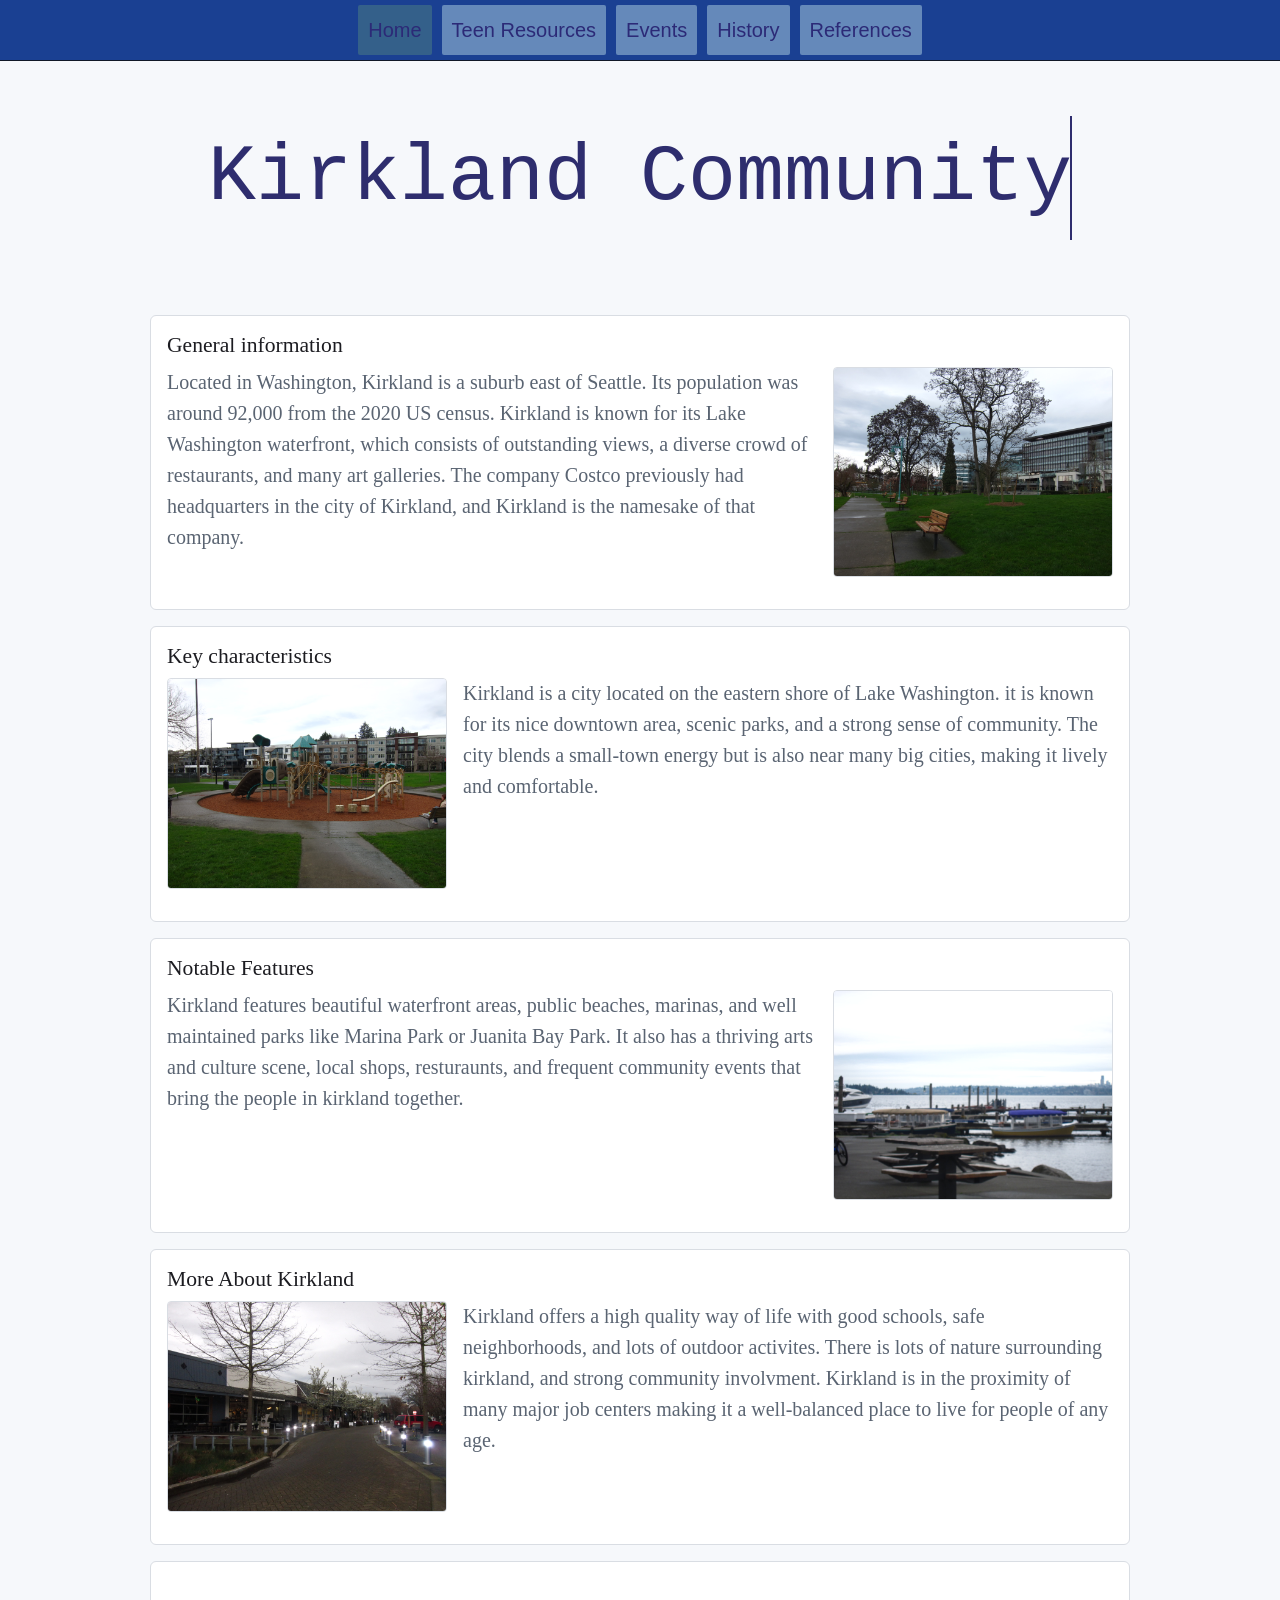
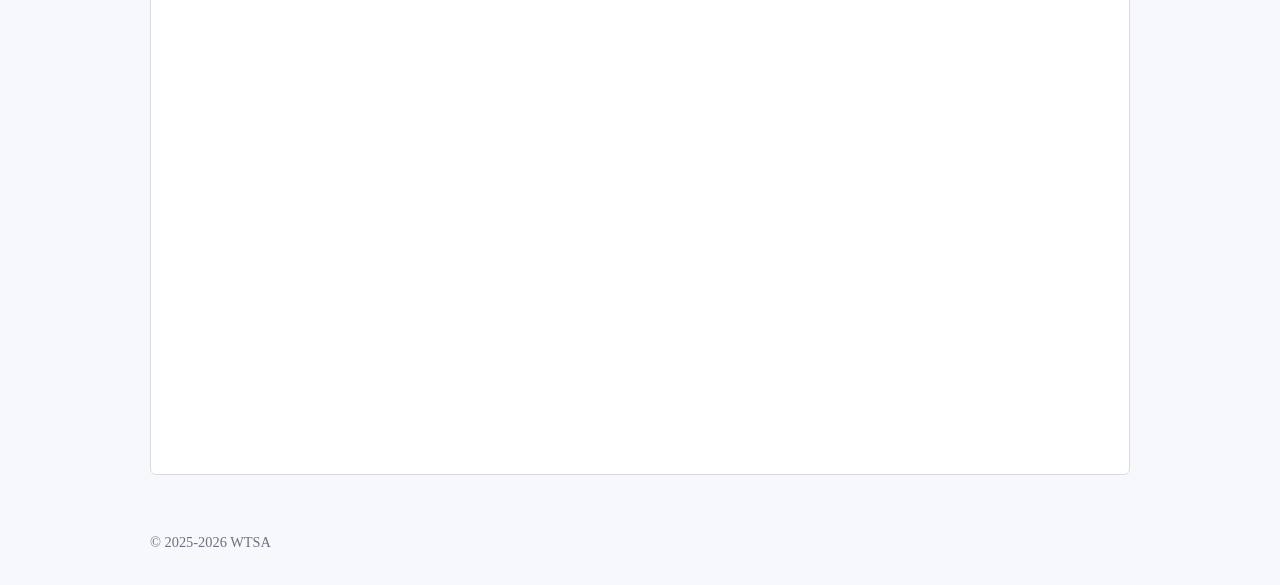
<file: index.html>
<!DOCTYPE html>

<html>

<head>
  <link rel="stylesheet" href="timeline/timeline.css">
  <link rel="stylesheet" href="style.css">
  <title>Kirkland Community</title>
</head>

<body>
  <nav class="top-nav">
    <ul>
      <li><a class="active" href="index.html">Home</a></li>
      <li><a href="teeninfo.html">Teen Resources</a></li>
      <li><a href="events.html">Events</a></li>
      <li><a href="history.html">History</a></li>
      <li><a href="resources.html">References</a></li>
    </ul>
  </nav>

  <div class="title">
    <p class="typing-effect len-18">Kirkland Community</p>
  </div>

  <main class="wrap">
    <article>
      <h2>General information</h2>
      <img class="article-img"
        src="IMG_0905 (1).JPG"
        alt="Kirkland Downtown park" />

      <p>Located in Washington, Kirkland is a suburb east of Seattle. Its population was around 92,000 from the 2020 US
        census. Kirkland is known for its Lake Washington waterfront, which consists of outstanding views, a diverse
        crowd of restaurants, and many art galleries. The company Costco previously had headquarters in the city of
        Kirkland, and Kirkland is the namesake of that company. </p>

    </article>

    <article>
      <h2>Key characteristics</h2>
      <img class="article-img"
        src="IMG_0907 (1).JPG"
        alt="Playground in Kirkland Downtown" />
      <p>
        Kirkland is a city located on the eastern shore of Lake Washington. it is known for its nice downtown area,
        scenic parks, and a strong sense of community. The city blends a small-town energy but is also near many big
        cities, making it lively and comfortable.
      </p>

    </article>

    <article>
      <h2>Notable Features</h2>
      <img class="article-img"
        src="IMG_0917 (1).JPG"
        alt="Kirkland Marina Docks" />
      <p>
        Kirkland features beautiful waterfront areas, public beaches, marinas, and well maintained parks like Marina
        Park or Juanita Bay Park. It also has a thriving arts and culture scene, local shops, resturaunts, and frequent
        community events that bring the people in kirkland together.
      </p>
    </article>

    <article>
      <h2>More About Kirkland</h2>
      <img class="article-img"
        src="IMG_0920 (1).JPG"
        alt="Kirkland walkway"/>
      <p>
        Kirkland offers a high quality way of life with good schools, safe neighborhoods, and lots of outdoor activites.
        There is lots of nature surrounding kirkland, and strong community involvment. Kirkland is in the proximity of
        many major job centers making it a well-balanced place to live for people of any age.

      </p>
    </article>

    <article>
      <div class="center">
        <iframe src="https://www.google.com/maps/d/embed?mid=1NJ0fVGitJESwBKlZo4BQdWD17mx9FqM&ehbc=2E312F" width="640"
          height="480"></iframe>
      </div>
    </article>
  </main>

  <footer class="wrap">© 2025-2026 WTSA</footer>

</body>

</html>
</file>
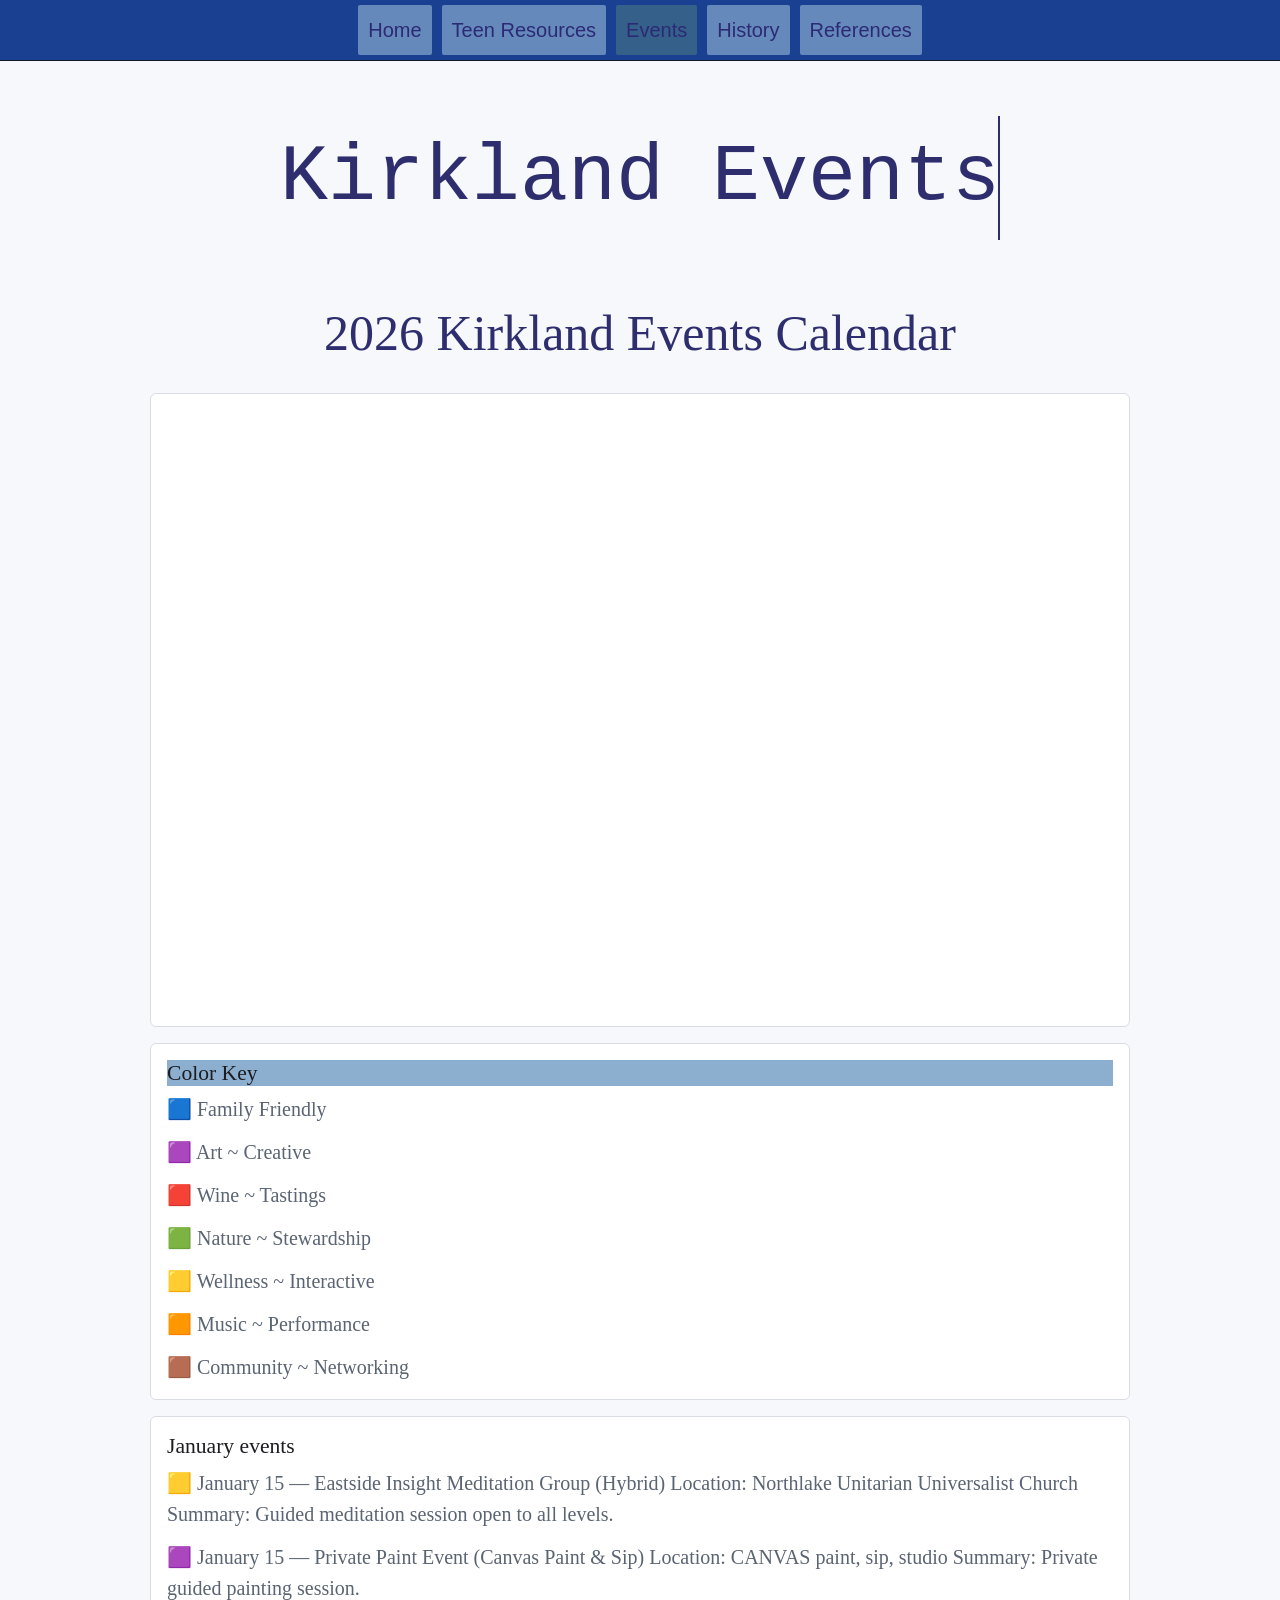
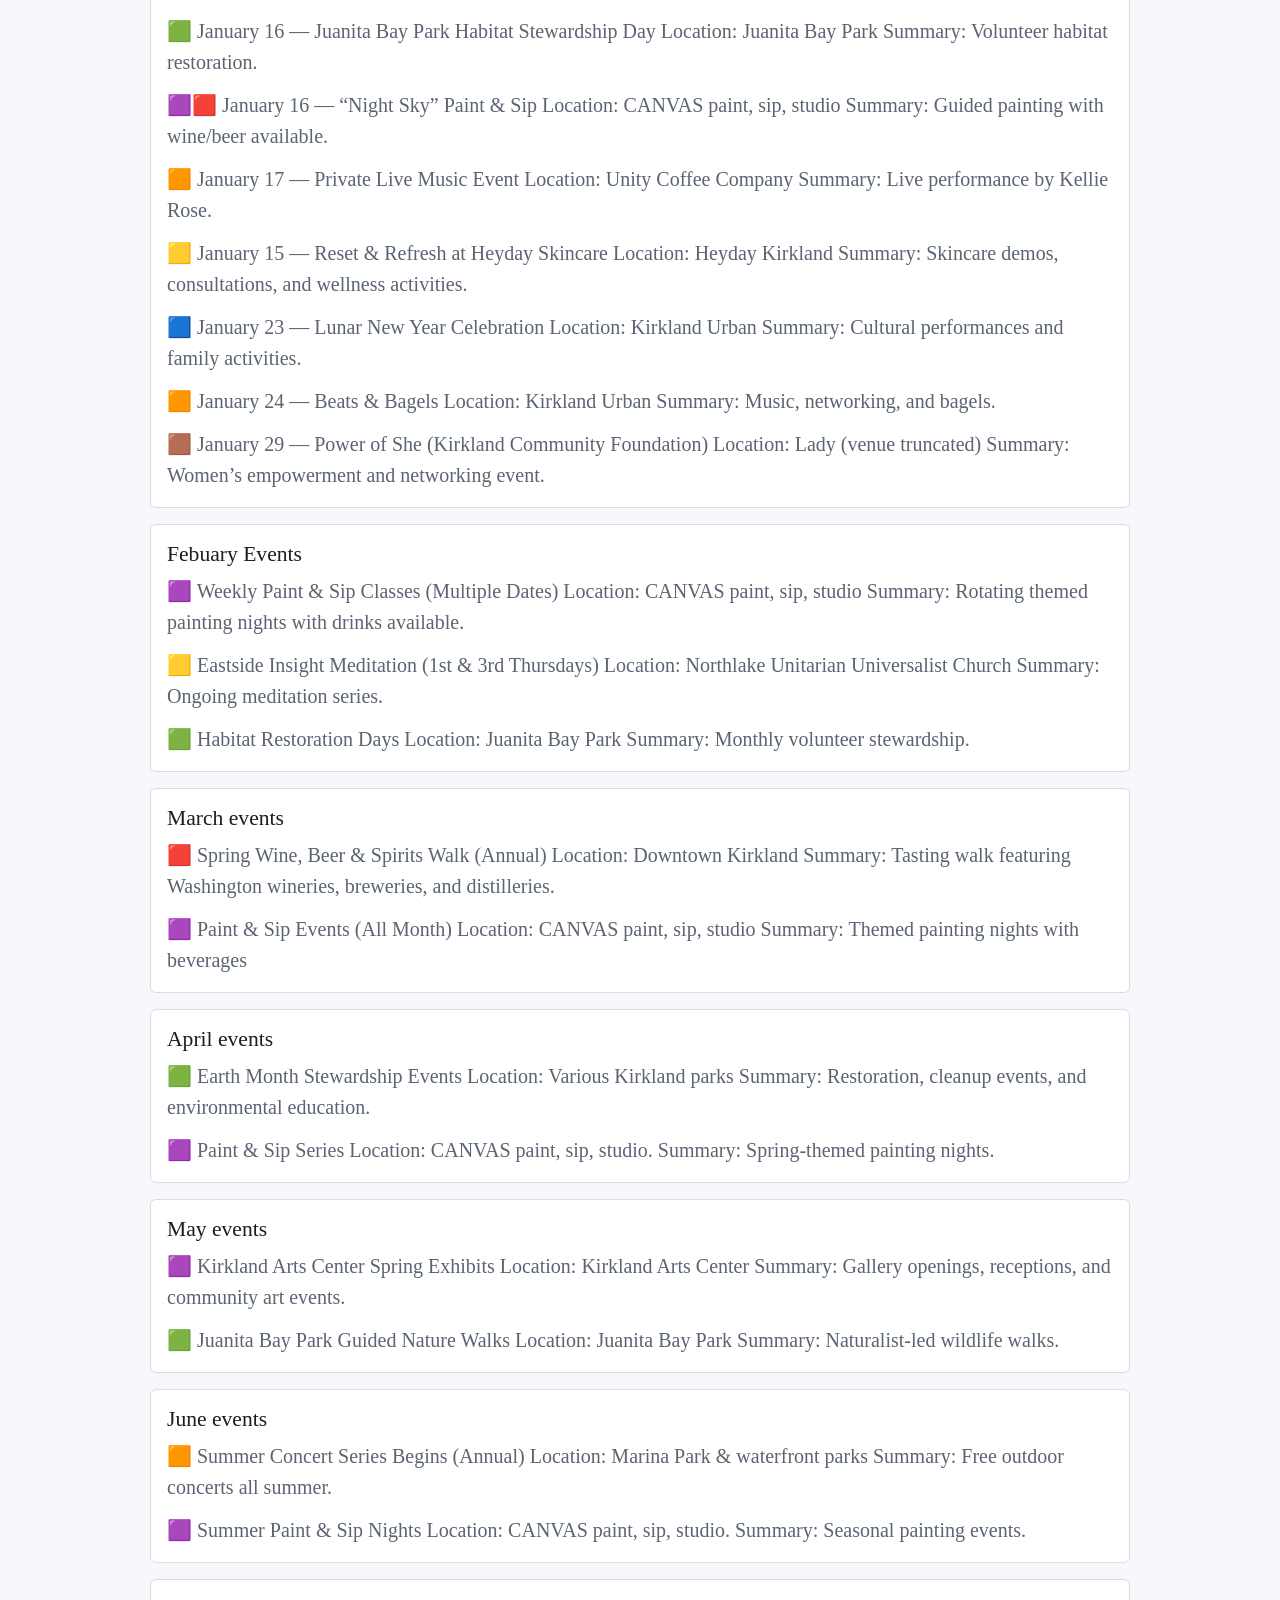
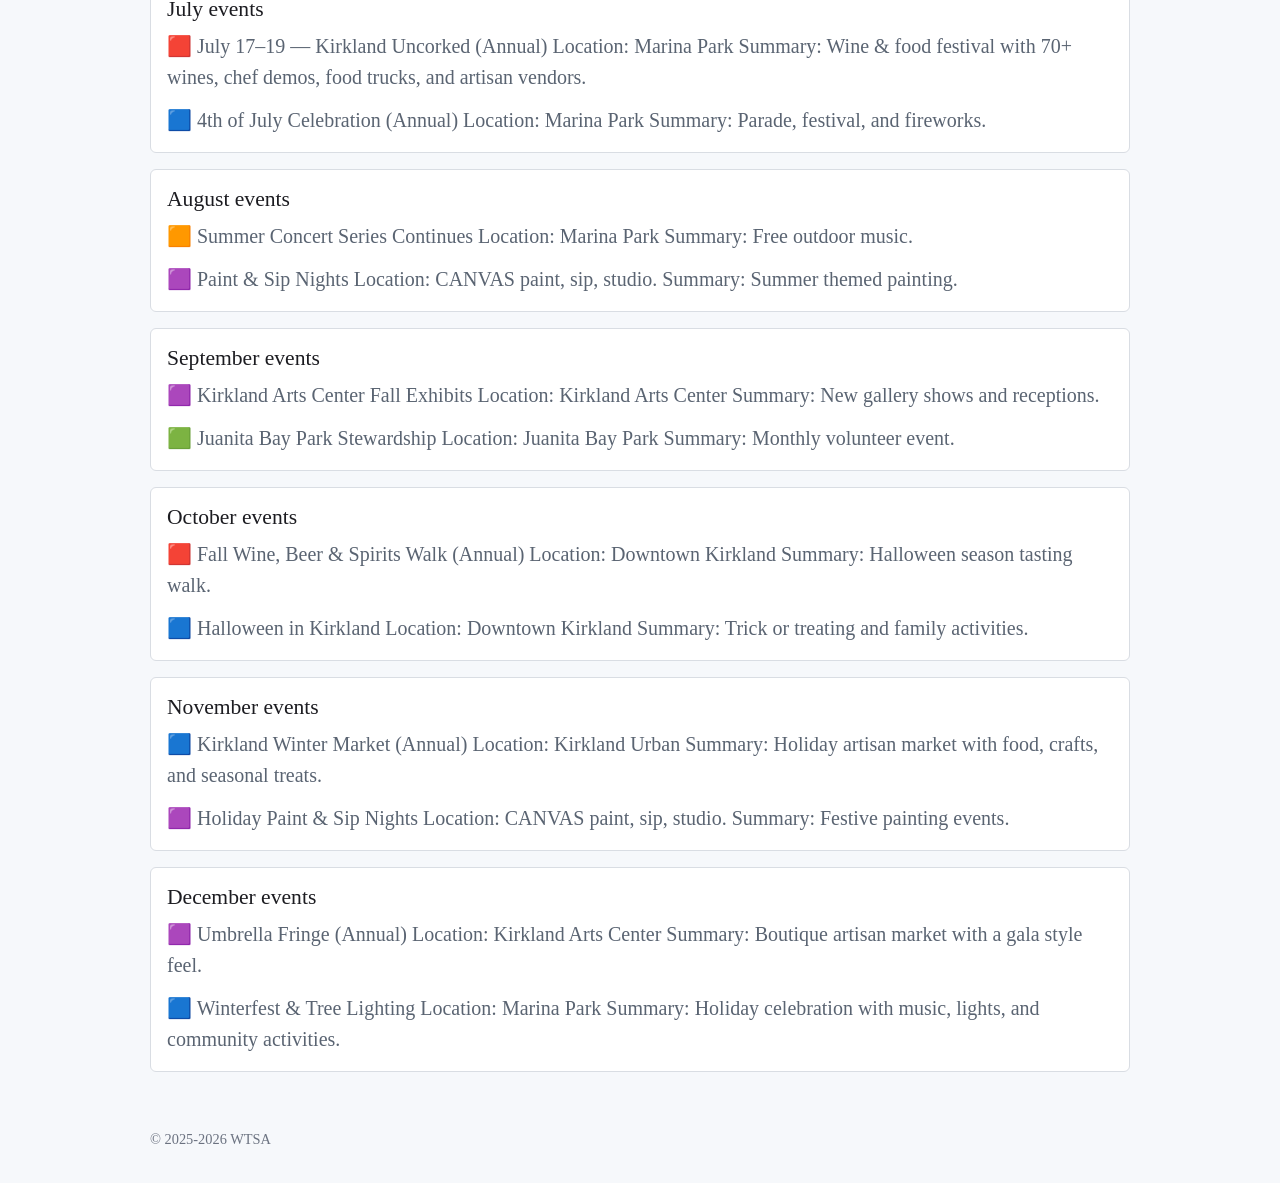
<file: events.html>
<!DOCTYPE html>
<html>

<head>
    <link rel="stylesheet" href="timeline/timeline.css">
    <link rel="stylesheet" href="style.css">
      <title>Events</title>

</head>

<body>

    <nav class="top-nav">
        <ul>
            <li><a href="index.html">Home</a></li>
            <li><a href="teeninfo.html">Teen Resources</a></li>
            <li><a class="active" href="events.html">Events</a></li>
            <li><a href="history.html">History</a></li>
            <li><a href="resources.html">References</a></li>
        </ul>
    </nav>

    <div class="title">
        <p class="typing-effect len-15">Kirkland Events</p>
    </div>

    <div class="subheading">2026 Kirkland Events Calendar</div>

    <main class="wrap">
        <article>
            <div class="center">
            <iframe
                src="https://calendar.google.com/calendar/embed?src=3204a7ecaac8e749531df35b241c43b6140cb4891b4c486dfdf1e88250cc8252%40group.calendar.google.com&ctz=America%2FLos_Angeles"
                style="border: 0" width="800" height="600" frameborder="0" scrolling="no"></iframe>
            </div>
        </article>

        <article>
            <h2 class="color_key">Color Key </h2>
            <p class="blue">🟦 Family Friendly</p>
            <p class="purple">🟪 Art ~ Creative</p>
            <p class="red">🟥 Wine ~ Tastings</p>
            <p class="green">🟩 Nature ~ Stewardship</p>
            <p class="yellow">🟨 Wellness ~ Interactive</p>
            <p class="orange">🟧 Music ~ Performance</p>
            <p class="brown">🟫 Community ~ Networking</p>
        </article>

        <article>
            <h2>January events</h2>
            <p>🟨 January 15 — Eastside Insight Meditation Group (Hybrid)
                Location: Northlake Unitarian Universalist Church
                Summary: Guided meditation session open to all levels.
            </p>
            <p>🟪 January 15 — Private Paint Event (Canvas Paint & Sip)
                Location: CANVAS paint, sip, studio
                Summary: Private guided painting session.</p>

            <p>🟩 January 16 — Juanita Bay Park Habitat Stewardship Day
                Location: Juanita Bay Park
                Summary: Volunteer habitat restoration.</p>

            <p>🟪🟥 January 16 — “Night Sky” Paint & Sip
                Location: CANVAS paint, sip, studio
                Summary: Guided painting with wine/beer available.</p>

            <p>🟧 January 17 — Private Live Music Event
                Location: Unity Coffee Company
                Summary: Live performance by Kellie Rose.</p>

            <p>🟨 January 15 — Reset & Refresh at Heyday Skincare
                Location: Heyday Kirkland
                Summary: Skincare demos, consultations, and wellness activities.</p>

            <p>🟦 January 23 — Lunar New Year Celebration
                Location: Kirkland Urban
                Summary: Cultural performances and family activities.</p>

            <p>🟧 January 24 — Beats & Bagels
                Location: Kirkland Urban
                Summary: Music, networking, and bagels.</p>

            <p>🟫 January 29 — Power of She (Kirkland Community Foundation)
                Location: Lady (venue truncated)
                Summary: Women’s empowerment and networking event.</p>
        </article>

        <article>
            <h2>Febuary Events</h2>

            <p>🟪 Weekly Paint & Sip Classes (Multiple Dates)
                Location: CANVAS paint, sip, studio
                Summary: Rotating themed painting nights with drinks available.</p>

            <p>🟨 Eastside Insight Meditation (1st & 3rd Thursdays)
                Location: Northlake Unitarian Universalist Church
                Summary: Ongoing meditation series.</p>

            <p>🟩 Habitat Restoration Days
                Location: Juanita Bay Park
                Summary: Monthly volunteer stewardship.</p>
        </article>

        <article>
            <h2>March events</h2>

            <p>🟥 Spring Wine, Beer & Spirits Walk (Annual)
                Location: Downtown Kirkland
                Summary: Tasting walk featuring Washington wineries, breweries, and distilleries.</p>

            <p>🟪 Paint & Sip Events (All Month)
                Location: CANVAS paint, sip, studio
                Summary: Themed painting nights with beverages</p>
        </article>

        <article>
            <h2>April events</h2>

            <p>🟩 Earth Month Stewardship Events
                Location: Various Kirkland parks
                Summary: Restoration, cleanup events, and environmental education.</p>
            <p>🟪 Paint & Sip Series
                Location: CANVAS paint, sip, studio.
                Summary: Spring‑themed painting nights.</p>
        </article>

        <article>
            <h2>May events</h2>

            <p>🟪 Kirkland Arts Center Spring Exhibits
                Location: Kirkland Arts Center
                Summary: Gallery openings, receptions, and community art events.</p>
            <p>🟩 Juanita Bay Park Guided Nature Walks
                Location: Juanita Bay Park
                Summary: Naturalist‑led wildlife walks.</p>
        </article>

        <article>
            <h2>June events</h2>
            <p>🟧 Summer Concert Series Begins (Annual)
                Location: Marina Park & waterfront parks
                Summary: Free outdoor concerts all summer.</p>
            <p>🟪 Summer Paint & Sip Nights
                Location: CANVAS paint, sip, studio.
                Summary: Seasonal painting events.</p>
        </article>

        <article>
            <h2>July events</h2>
            <p>🟥 July 17–19 — Kirkland Uncorked (Annual)
                Location: Marina Park
                Summary: Wine & food festival with 70+ wines, chef demos, food trucks, and artisan vendors.</p>
            <p>🟦 4th of July Celebration (Annual)
                Location: Marina Park
                Summary: Parade, festival, and fireworks.</p>
        </article>

        <article>
            <h2> August events</h2>
            <p>🟧 Summer Concert Series Continues
                Location: Marina Park
                Summary: Free outdoor music.</p>

            <p>🟪 Paint & Sip Nights
                Location: CANVAS paint, sip, studio.
                Summary: Summer themed painting.</p>
        </article>

        <article>
            <h2>September events</h2>
            <p>🟪 Kirkland Arts Center Fall Exhibits
                Location: Kirkland Arts Center
                Summary: New gallery shows and receptions.</p>
            <p>🟩 Juanita Bay Park Stewardship
                Location: Juanita Bay Park
                Summary: Monthly volunteer event.</p>
        </article>

        <article>
            <h2>October events</h2>
            <p>🟥 Fall Wine, Beer & Spirits Walk (Annual)
                Location: Downtown Kirkland
                Summary: Halloween season tasting walk.</p>
            <p>🟦 Halloween in Kirkland
                Location: Downtown Kirkland
                Summary: Trick or treating and family activities.</p>
        </article>

        <article>
            <h2>November events</h2>
            <p>🟦 Kirkland Winter Market (Annual)
                Location: Kirkland Urban
                Summary: Holiday artisan market with food, crafts, and seasonal treats.</p>
            <p>🟪 Holiday Paint & Sip Nights
                Location: CANVAS paint, sip, studio.
                Summary: Festive painting events.</p>
        </article>

        <article>
            <h2>December events</h2>
            <p>🟪 Umbrella Fringe (Annual)
                Location: Kirkland Arts Center
                Summary: Boutique artisan market with a gala style feel.</p>
            <p>🟦 Winterfest & Tree Lighting
                Location: Marina Park
                Summary: Holiday celebration with music, lights, and community activities.</p>
        </article>
    </main>

    <footer class="wrap">© 2025-2026 WTSA</footer>

</body>

</html>
</file>
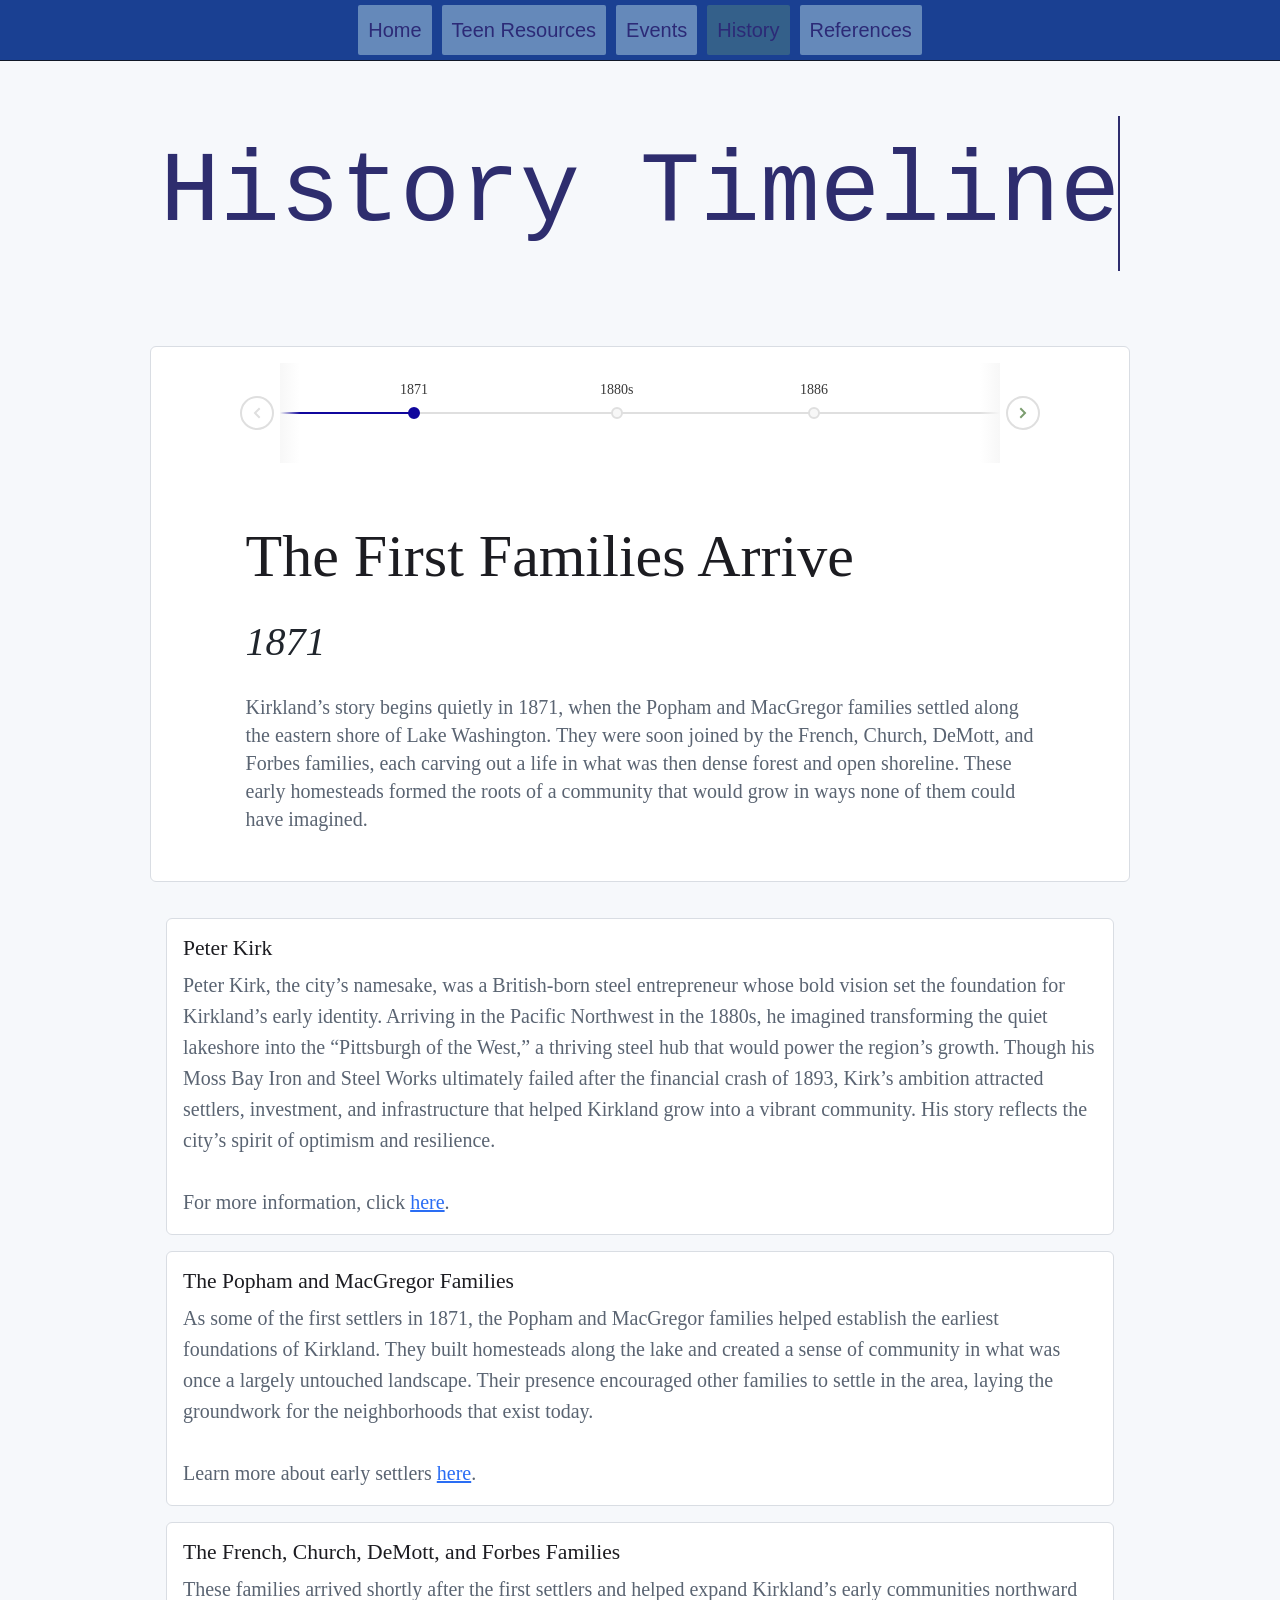
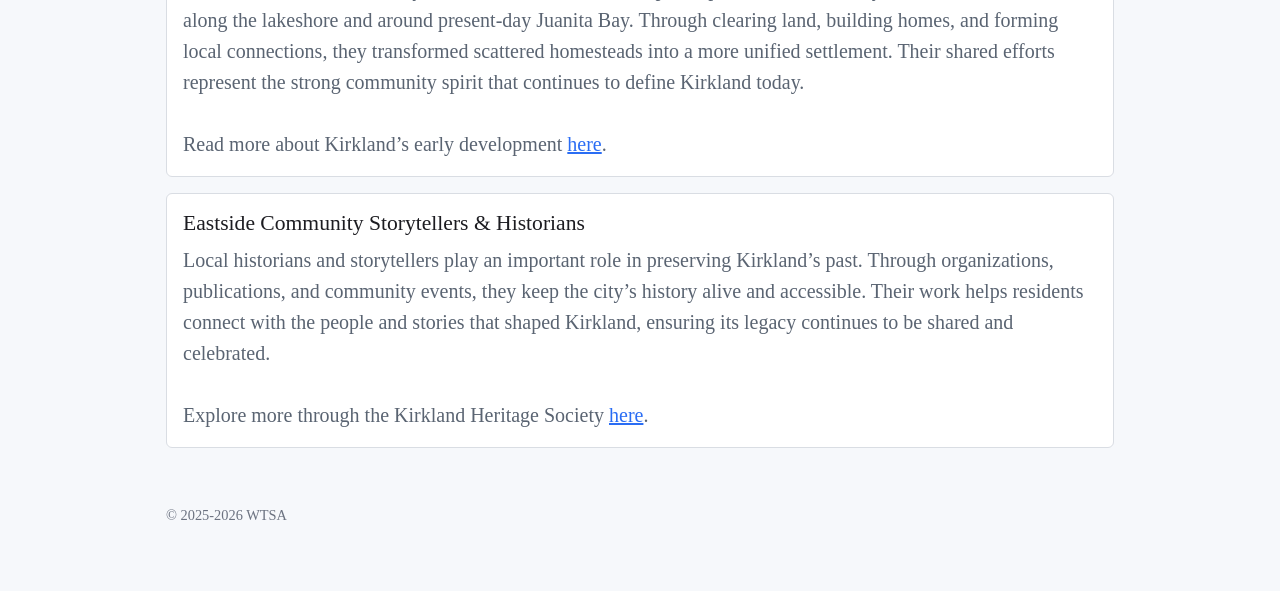
<file: history.html>
<head>


  <link rel="stylesheet" href="timeline/timeline.css">
  <link rel="stylesheet" href="style.css">
  <link rel="stylesheet" href="history.css">
  <script>document.getElementsByTagName("html")[0].className += " js";</script>
    <title>History</title>


</head>



<style>
  .timeline-date {
    display: block;
    margin-bottom: 0.5em;
    font-size: 2em;
  }

  .timeline-title {
    font-size: 3em;
  }
</style>

<body>

  <nav class="top-nav">
    <ul>
      <li><a href="index.html">Home</a></li>
      <li><a href="teeninfo.html">Teen Resources</a></li>
      <li><a href="events.html">Events</a></li>
      <li><a class="active" href="history.html">History</a></li>
      <li><a href="resources.html">References</a></li>
    </ul>
  </nav>

  <div class="title">
    <p class="typing-effect len-16">History Timeline</p>
  </div>

  <main class="wrap">
    <article>
      <section class="cd-h-timeline js-cd-h-timeline margin-bottom-md">

        <div class="cd-h-timeline__container container">
          <div class="cd-h-timeline__dates">
            <div class="cd-h-timeline__line">
              <ol>
                <li><a href="#0" data-date="1/1/1871"
                    class="cd-h-timeline__date  cd-h-timeline__date--selected">1871</a>
                </li>
                <li><a href="#0" data-date="1/1/1880" class="cd-h-timeline__date">1880s</a></li>
                <li><a href="#0" data-date="1/1/1886" class="cd-h-timeline__date">1886</a></li>
                <li><a href="#0" data-date="1/1/1888" class="cd-h-timeline__date">1888</a></li>
                <li><a href="#0" data-date="1/1/1892" class="cd-h-timeline__date">1892</a></li>
                <li><a href="#0" data-date="1/1/1893" class="cd-h-timeline__date">1893</a></li>
                <li><a href="#0" data-date="1/1/1905" class="cd-h-timeline__date">1905</a></li>
                <li><a href="#0" data-date="1/1/1950" class="cd-h-timeline__date">Mid-1900s</a></li>
                <li><a href="#0" data-date="1/1/1999" class="cd-h-timeline__date">Late 20th Century</a></li>
                <li><a href="#0" data-date="1/1/2000" class="cd-h-timeline__date">2000s</a></li>
                <li><a href="#0" data-date="1/1/2010" class="cd-h-timeline__date">2010s-2020s</a></li>

              </ol>

              <span class="cd-h-timeline__filling-line" aria-hidden="true"></span>
            </div> <!-- .cd-h-timeline__line -->
          </div> <!-- .cd-h-timeline__dates -->

          <ul>
            <li><a href="#0"
                class="text-replace cd-h-timeline__navigation cd-h-timeline__navigation--prev cd-h-timeline__navigation--inactive">Prev</a>
            </li>
            <li><a href="#0" class="text-replace cd-h-timeline__navigation cd-h-timeline__navigation--next">Next</a>
            </li>
          </ul>
        </div> <!-- .cd-h-timeline__container -->

        <div class="cd-h-timeline__events">
          <ol>

            <li class="cd-h-timeline__event cd-h-timeline__event--selected text-component">
              <div class="cd-h-timeline__event-content container">
                <h2 class="timeline-title">The First Families Arrive</h2>
                <em class="timeline-date"> 1871</em>
                <p>
                  Kirkland’s story begins quietly in 1871, when the Popham and MacGregor families settled along the
                  eastern
                  shore of Lake Washington. They were soon joined by the French, Church, DeMott, and Forbes families,
                  each
                  carving out a life in what was then dense forest and open shoreline. These early homesteads formed the
                  roots of a community that would grow in ways none of them could have imagined.
                </p>
              </div>
            </li>

            <li class="cd-h-timeline__event text-component">
              <div class="cd-h-timeline__event-content container">
                <h2 class="timeline-title">Peter Kirks Ambitious Vision</h2>
                <em class="timeline-date"> 1880s</em>
                <p>
                  In the 1880s, a new force entered the picture: British steel entrepreneur Peter Kirk. He saw potential
                  in
                  this lakeside land—enough to dream of building a major steel‑producing city that could rival the
                  industrial centers of the East. His vision was bold, almost audacious, but it brought energy and
                  purpose
                  to the young settlement.
                </p>
              </div>
            </li>
            <li class="cd-h-timeline__event text-component">
              <div class="cd-h-timeline__event-content container">
                <h2 class="timeline-title">A leap across the Atlantic</h2>
                <em class="timeline-date">1886</em>
                <p>By 1886, Kirk had committed fully to his dream. He sold off his holdings in England and crossed the
                  Atlantic to pursue the idea of a model industrial city in the Pacific Northwest. His determination
                  would
                  shape the identity of the town that would soon bear his name.</p>
              </div>
            </li>
            <li class="cd-h-timeline__event text-component">
              <div class="cd-h-timeline__event-content container">
                <h2 class="timeline-title">The founding of Kirkland</h2>
                <em class="timeline-date">1888</em>
                <p>The town of Kirkland was officially established in 1888. Streets were laid out, businesses opened,
                  and
                  the community began to take on the character of a place with big plans. Even in its early days,
                  Kirkland
                  carried the imprint of ambition.
                </p>
            </li>

            <li class="cd-h-timeline__event text-component">
              <div class="cd-h-timeline__event-content container">
                <h2 class="timeline-title">The Steel Mill Rises</h2>
                <em class="timeline-date">1892</em>
                <p class="cd-h-timeline__event-description color-contrast-medium">
                  By 1892, Kirk and his partners completed the Moss Bay Iron & Steel Works—a massive undertaking for the
                  region. The mill was meant to anchor a thriving steel industry, supported by expected rail connections
                  and
                  a future ship canal. For a moment, it seemed Kirkland was on the brink of becoming a major industrial
                  powerhouse.
                </p>
              </div>
            </li>

            <li class="cd-h-timeline__event text-component">
              <div class="cd-h-timeline__event-content container">
                <h2 class="timeline-title">The Dream Collapses</h2>
                <em class="timeline-date">1893</em>
                <p class="cd-h-timeline__event-description color-contrast-medium">
                  But the dream was fragile. The Panic of 1893, a nationwide financial crisis, swept away the investment
                  and
                  momentum needed to keep the steel venture alive. The mill shut down before producing any steel,
                  leaving
                  behind a town that had to redefine itself without the industry it had been built around.
                </p>
              </div>
            </li>

            <li class="cd-h-timeline__event text-component">
              <div class="cd-h-timeline__event-content container">
                <h2 class="timeline-title">Kirkland Becomes a City</h2>
                <em class="timeline-date">1905</em>
                <p>
                  Despite the setback, the community endured. In 1905, Kirkland officially incorporated as a city.
                  Residents
                  built schools, businesses, and civic institutions, shaping a town that was no longer tied to a single
                  industrial dream but instead grounded in the everyday life of a growing lakeside community.
                </p>
              </div>
            </li>

            <li class="cd-h-timeline__event text-component">
              <div class="cd-h-timeline__event-content container">
                <h2 class="timeline-title">A Suburban Transofrmation</h2>
                <em class="timeline-date">Mid-1900s</em>
                <p>
                  As the decades passed, Kirkland evolved into a classic mid‑century suburban city. New neighborhoods
                  spread
                  across the hills, families settled in, and the city’s identity shifted toward comfortable residential
                  living. The lake remained a constant presence, drawing people to its shoreline for recreation and
                  connection.
                </p>
              </div>
            </li>

            <li class="cd-h-timeline__event text-component">
              <div class="cd-h-timeline__event-content container">
                <h2 class="timeline-title">The Waterfront Comes Alive</h2>
                <em class="timeline-date">Late 20th Century</em>
                <p>
                  By the late 1900s, Kirkland began transforming its waterfront. Old industrial sites gave way to parks,
                  marinas, and public spaces. The shoreline became one of the city’s defining features—open, inviting,
                  and
                  central to community life.
                </p>
              </div>
            </li>

            <li class="cd-h-timeline__event text-component">
              <div class="cd-h-timeline__event-content container">
                <h2 class="timeline-title">Growth and Innovation</h2>
                <em class="timeline-date">2000s</em>
                <p>
                  The early 2000s brought rapid growth. Kirkland became part of the Eastside’s expanding tech ecosystem,
                  attracting companies and new residents. Downtown grew denser and more vibrant, blending small‑town
                  charm
                  with urban energy.
                </p>
              </div>
            </li>

            <li class="cd-h-timeline__event text-component">
              <div class="cd-h-timeline__event-content container">
                <h2 class="timeline-title">A Modern, Connected City</h2>
                <em class="timeline-date">2010s-2020s</em>
                <p>
                  In recent years, Kirkland has emerged as a dynamic, modern city with a strong sense of place. Its
                  population has grown, its neighborhoods have diversified, and its public spaces have flourished.
                  Today,
                  Kirkland is known for its walkable waterfront, thriving arts scene, and a community spirit that feels
                  both
                  contemporary and deeply rooted in its history.
                </p>
              </div>
            </li>
          </ol>
        </div> <!-- .cd-h-timeline__events -->
      </section>
    </article>

    <main class="wrap">

  <article>
    <h2>Peter Kirk</h2>

    <p>
      Peter Kirk, the city’s namesake, was a British-born steel entrepreneur whose bold vision set the
      foundation for Kirkland’s early identity. Arriving in the Pacific Northwest in the 1880s, he imagined
      transforming the quiet lakeshore into the “Pittsburgh of the West,” a thriving steel hub that would
      power the region’s growth. Though his Moss Bay Iron and Steel Works ultimately failed after the
      financial crash of 1893, Kirk’s ambition attracted settlers, investment, and infrastructure that helped
      Kirkland grow into a vibrant community. His story reflects the city’s spirit of optimism and resilience.

      <br><br>
      For more information, click
      <a href="https://www.kirklandwa.gov/Government/City-Managers-Office/History-of-Kirkland" target="_blank">here</a>.
    </p>
  </article>

  <article>
    <h2>The Popham and MacGregor Families</h2>

    <p>
      As some of the first settlers in 1871, the Popham and MacGregor families helped establish the earliest
      foundations of Kirkland. They built homesteads along the lake and created a sense of community in what
      was once a largely untouched landscape. Their presence encouraged other families to settle in the area,
      laying the groundwork for the neighborhoods that exist today.

      <br><br>
      Learn more about early settlers
      <a href="https://www.kirklandreporter.com/2011/02/10/celebrate-kirkland-founders-week-with-walking-tour/" target="_blank">here</a>.
    </p>
  </article>

  <article>
    <h2>The French, Church, DeMott, and Forbes Families</h2>

    <p>
      These families arrived shortly after the first settlers and helped expand Kirkland’s early communities
      northward along the lakeshore and around present-day Juanita Bay. Through clearing land, building homes,
      and forming local connections, they transformed scattered homesteads into a more unified settlement.
      Their shared efforts represent the strong community spirit that continues to define Kirkland today.

      <br><br>
      Read more about Kirkland’s early development
      <a href="https://www.explorekirkland.com/things-to-do/parks/history-and-heritage/" target="_blank">here</a>.
    </p>
  </article>

  <article>
    <h2>Eastside Community Storytellers & Historians</h2>

    <p>
      Local historians and storytellers play an important role in preserving Kirkland’s past. Through
      organizations, publications, and community events, they keep the city’s history alive and accessible.
      Their work helps residents connect with the people and stories that shaped Kirkland, ensuring its
      legacy continues to be shared and celebrated.

      <br><br>
      Explore more through the Kirkland Heritage Society
      <a href="https://kirklandheritage.org/kirklands-rich-history/" target="_blank">here</a>.
    </p>
  </article>

</main>

  <footer class="wrap">© 2025-2026 WTSA</footer>

  <script src="timeline/util.js"></script> <!-- util functions included in the CodyHouse framework -->
  <script src="timeline/swipe-content.js"></script> <!-- A Vanilla JavaScript plugin to detect touch interactions -->
  <script src="timeline/main.js"></script>

</body>

</html>
</file>
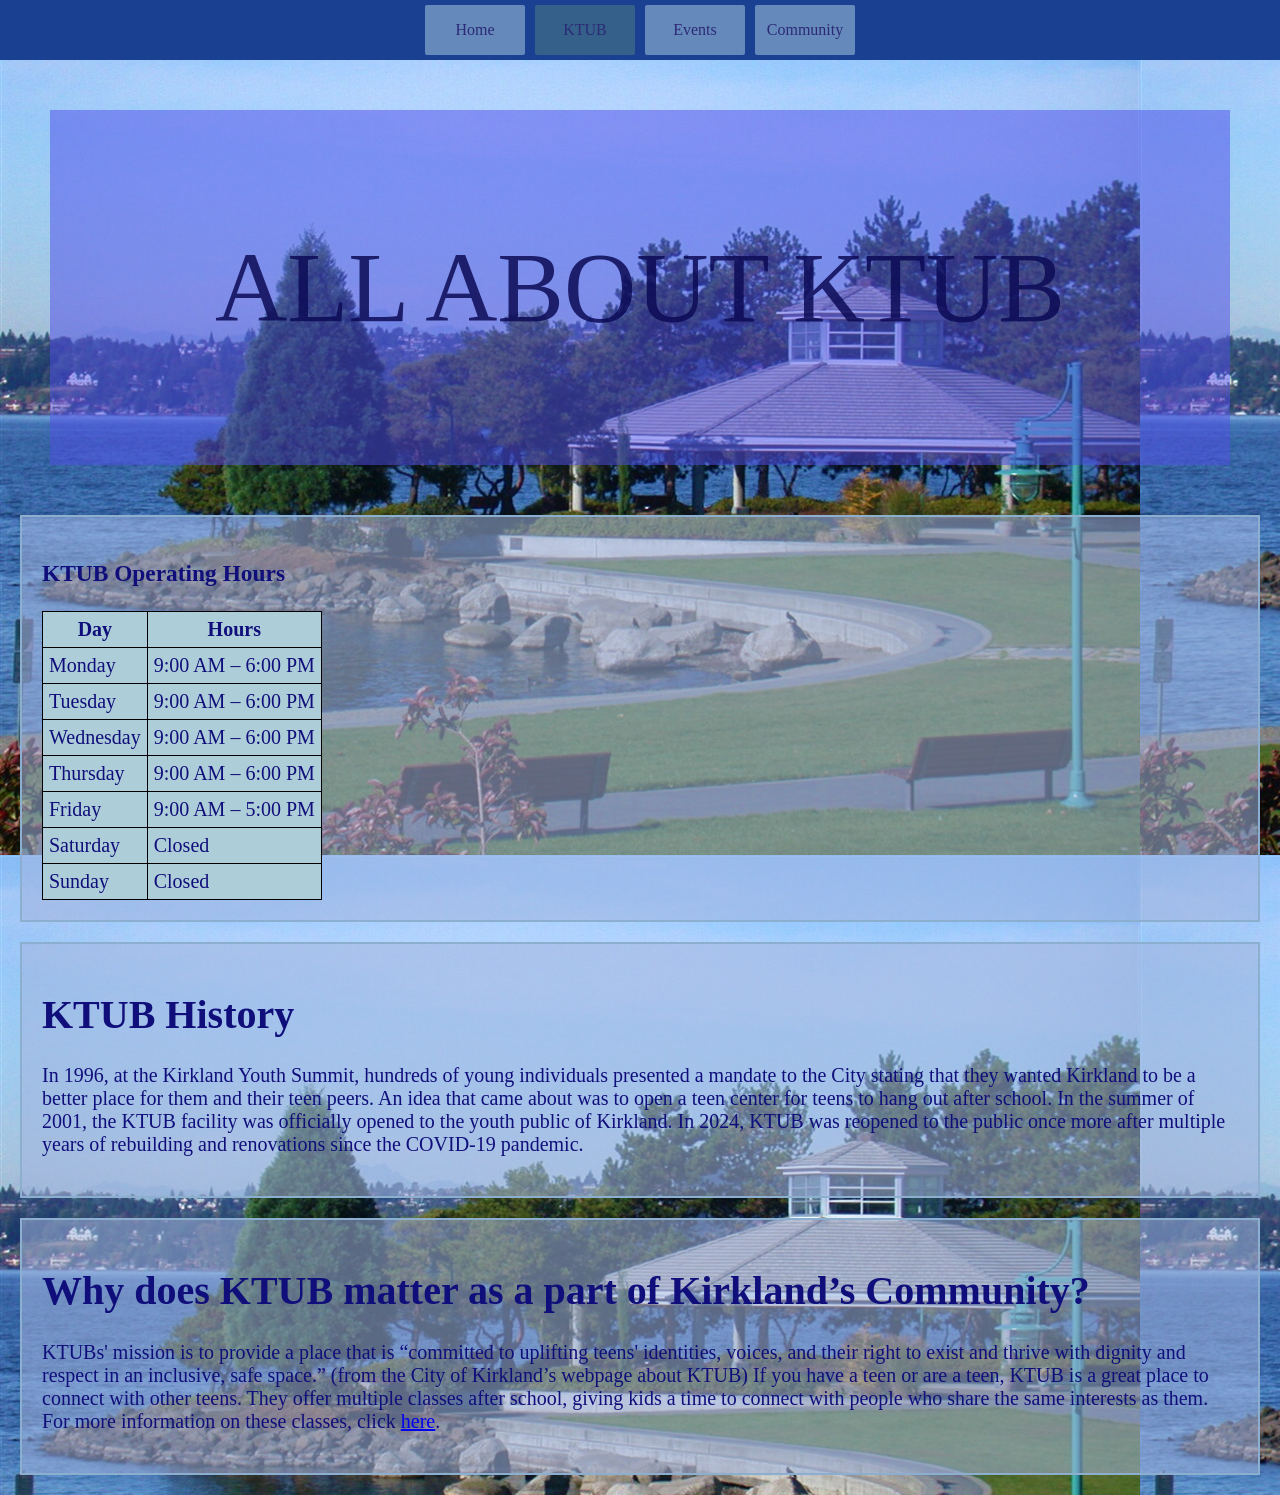
<file: ktub.html>
<!DOCTYPE html>
<html>
<head>
    <title>KTUB Community</title>
    <style>
        .content {
            background-color: rgba(163, 182, 223, 0.541);
            color: rgb(16, 14, 122);
            border: 2px solid rgb(140, 175, 207);
            margin: 20px;
            padding: 20px;
            font-size: 20px;
        }
        .title {
            background-color: rgba(82, 79, 233, 0.507);
            color: rgba(12, 11, 85, 0.856);
            border: 0px solid rgb(89, 143, 72);
            margin: 50px;
            padding: 20px;
            text-align: center;
            font-size: 100px;
        }
        body {
            background-image: url(marinapark3retouched.jpg);
            margin: 0;
            padding-top: 0px;
            font-family:Georgia, 'Times New Roman', Times, serif;
        }
        .top-nav {
            position: sticky;
            top: 0;
            left: 0;
            width: 100%;
            background-color: rgb(26, 64, 146);
            z-index: 1000;
        }
        .top-nav ul {
            list-style: none;
            margin: 0;
            padding: 0;
            display: flex;
            justify-content: center;
        }
        .top-nav li a {
            display: block;
            width: 100px; /* Increased width to fit text */
            height: 50px;
            background-color: rgba(140, 175, 207, 0.658);
            color: rgb(44, 42, 119);
            text-align: center;
            line-height: 50px;
            text-decoration: none;
            margin: 5px;
            border-radius: 2px;
            transition: background-color 0.3s;
        }
        .top-nav li a:hover {
            background-color: rgb(52, 96, 138);
        }

        .top-nav li a.active {
            background-color: rgb(52, 96, 138);
        }
        
        section {
            height: 100vh;
            padding: 20px;
        }

        table {
            border-collapse: collapse;
        
        }
        td, th {
            border:1px solid black;
            
             padding: 6px;
             font:50px;
             background:rgb(173, 206, 216);
             
        }
    </style>
</head>
<body>


    <nav class="top-nav">
        <ul>
            <li><a href="index.html">Home</a></li>
            <li><a class="active" href="ktub.html">KTUB</a></li>
            <li><a href="events.html">Events</a></li>
            <li><a href="community.html">Community</a></li>
        </ul>
    </nav>

    <div class="title">
        <p style= margin:0,>ALL ABOUT KTUB </p>
    </div>

    <div class="content">
        <h3>KTUB Operating Hours</h3>
        
        <table>
          <tr>
            <th>Day</th>
            <th>Hours</th>
          </tr>
          <tr>
            <td>Monday</td>
            <td>9:00 AM – 6:00 PM</td>
          </tr>
          <tr>
            <td>Tuesday</td>
            <td>9:00 AM – 6:00 PM</td>
          </tr>
          <tr>
            <td>Wednesday</td>
            <td>9:00 AM – 6:00 PM</td>
          </tr>
          <tr>
            <td>Thursday</td>
            <td>9:00 AM – 6:00 PM</td>
          </tr>
          <tr>
            <td>Friday</td>
            <td>9:00 AM – 5:00 PM</td>
          </tr>
          <tr>
            <td>Saturday</td>
            <td>Closed</td>
          </tr>
          <tr>
            <td>Sunday</td>
            <td>Closed</td>
          </tr>
        </table>
        </div>

<div class="content">
    <h1>
        KTUB History
    </h1>
    <p>
        In 1996, at the Kirkland Youth Summit, hundreds of young individuals presented a mandate to the City stating that they wanted Kirkland to be a better place for them and their teen peers. An idea that came about was to open a teen center for teens to hang out after school. In the summer of 2001, the KTUB facility was officially opened to the youth public of Kirkland.  

In 2024, KTUB was reopened to the public once more after multiple years of rebuilding and renovations since the COVID-19 pandemic. 
    </p>
</div>
<div class="content">
<h1>
    Why does KTUB matter as a part of Kirkland’s Community? 
</h1>
<p>
    KTUBs' mission is to provide a place that is “committed to uplifting teens' identities, voices, and their right to exist and thrive with dignity and respect in an inclusive, safe space.” (from the City of Kirkland’s webpage about KTUB)  

If you have a teen or are a teen, KTUB is a great place to connect with other teens. They offer multiple classes after school, giving kids a time to connect with people who share the same interests as them. 

For more information on these classes, click 
<a href="https://www.kirklandwa.gov/Government/Departments/Parks-and-Community-Services/Kirkland-Teen-Union-Building">here</a>.
</p>
</div>
</body>
</html>
</file>
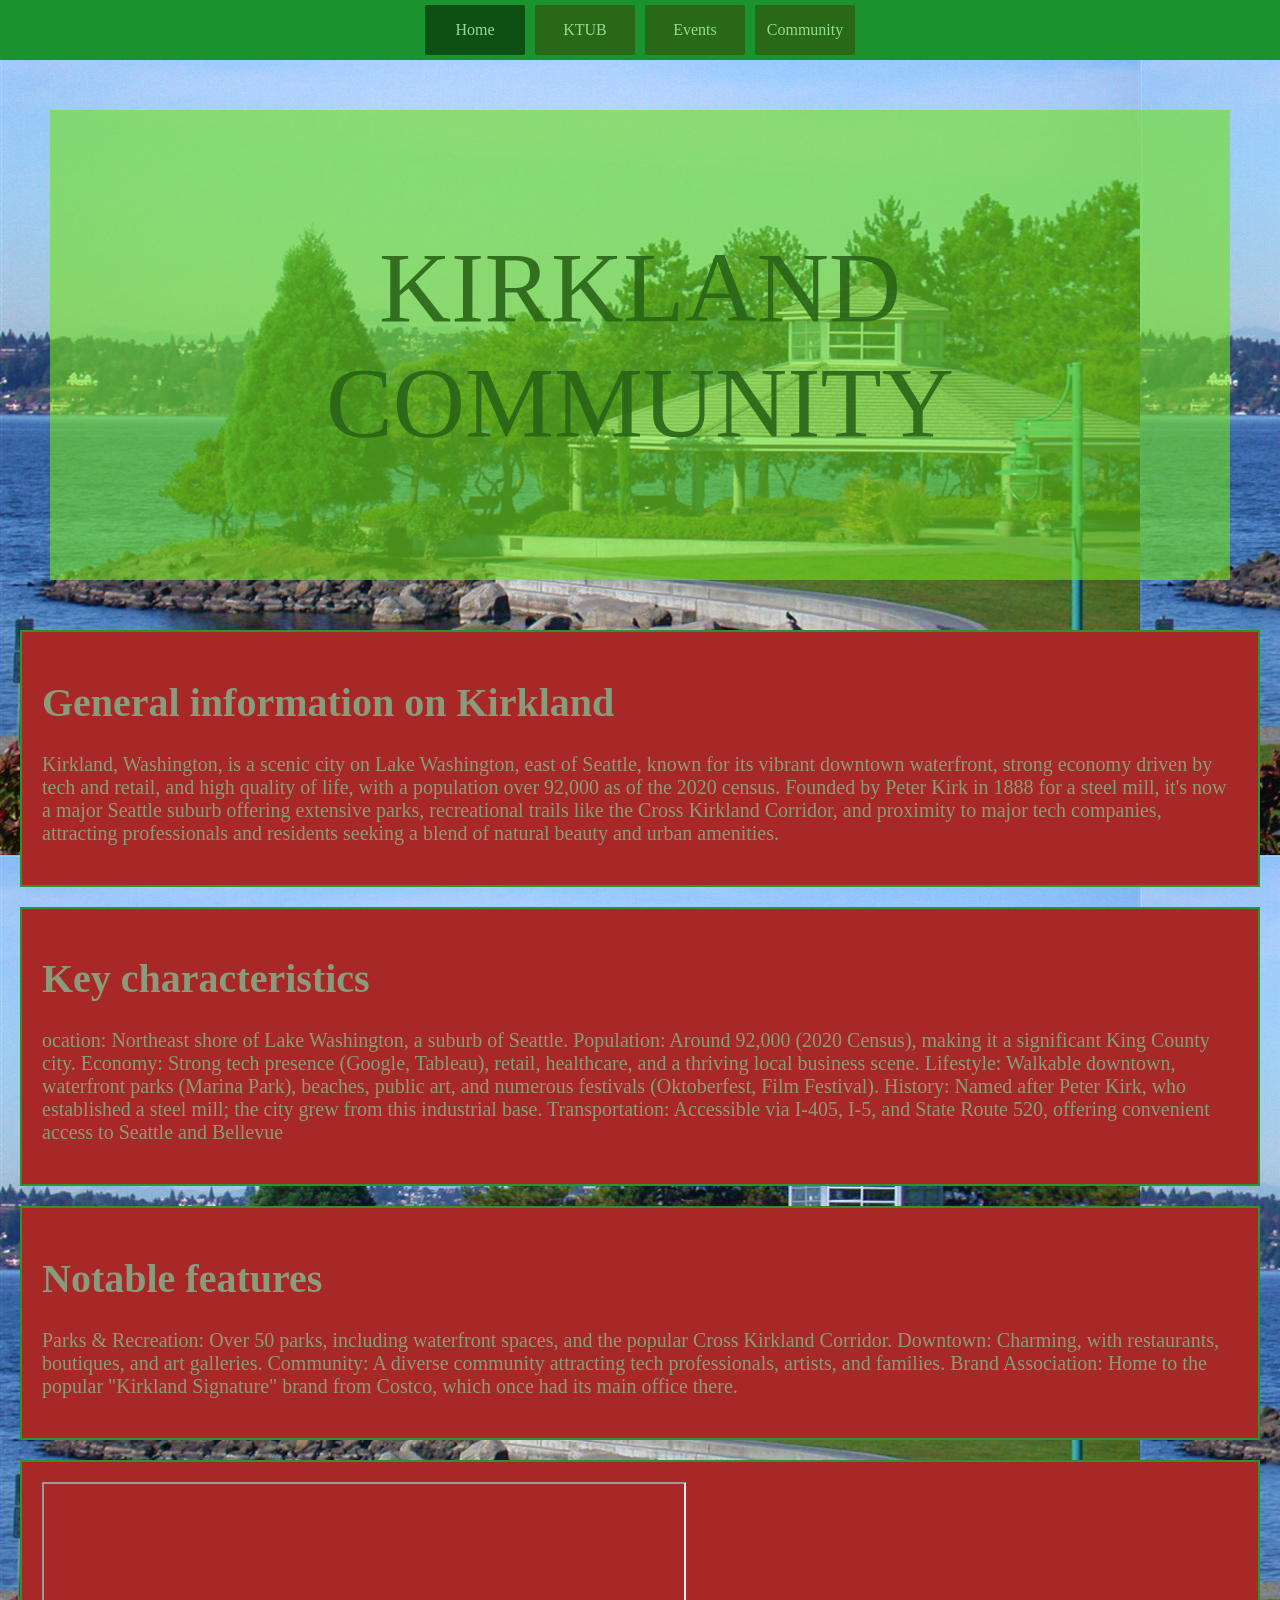
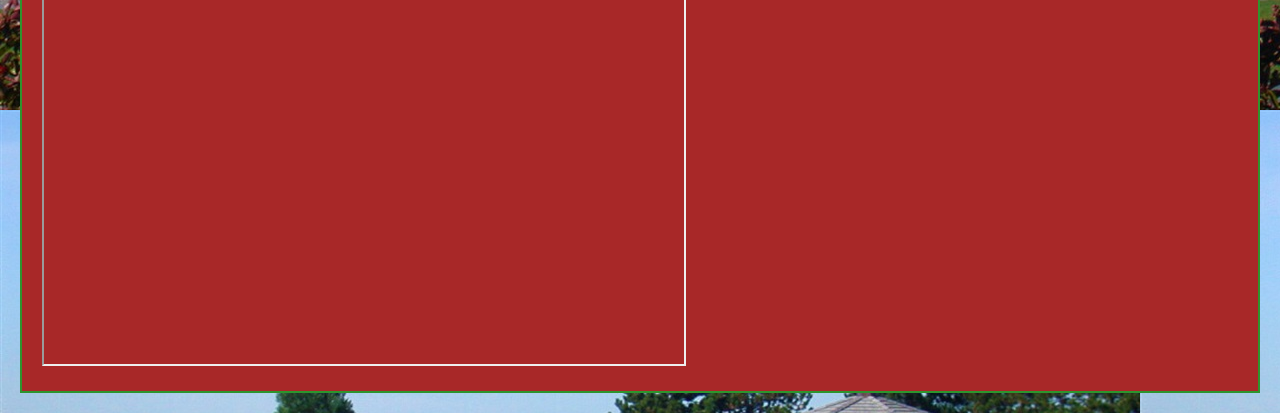
<file: main.html>
<!DOCTYPE html>
<html>

<head>
    <title>Kirkland Community</title>
    <style>
        .content {
            background-color: rgb(168, 40, 40);
            color: rgb(138, 155, 123);
            border: 2px solid rgb(45, 148, 45);
            margin: 20px;
            padding: 20px;
            font-size: 20px;
        }

        .title {
            background-color: rgba(115, 226, 30, 0.603);
            color: rgba(41, 100, 23, 0.904);
            border: 0px solid rgb(86, 141, 70);
            margin: 50px;
            padding: 20px;
            text-align: center;
            font-size:100px;
        }

        body {
            background-image: url(marinapark3retouched.jpg);
            margin: 0;
            padding-top: 0px;
            font-family: Georgia, 'Times New Roman', Times, serif;
        }

        .top-nav {
            position: sticky;
            top: 0;
            left: 0;
            width: 100%;
            background-color: rgb(26, 146, 46);
            z-index: 1000;
        }

        .top-nav ul {
            list-style: none;
            margin: 0;
            padding: 0;
            display: flex;
            justify-content: center;
        }

        .top-nav li a {
            display: block;
            width: 100px;
            height: 50px;
            background-color: rgb(41, 104, 22);
            color: rgb(144, 221, 148);
            text-align: center;
            line-height: 50px;
            text-decoration: none;
            margin: 5px;
            border-radius: 2px;
            transition: background-color 0.3s;
        }

        .top-nav li a:hover {
            background-color: rgb(14, 80, 20);
        }

        .top-nav li a.active {
            background-color: rgb(14, 80, 20);
        }

        section {
            height: 100vh;
            padding: 20px;
        }
    </style>
</head>

<body>

    <nav class="top-nav">
        <ul>
            <li><a class="active" href="main.html">Home</a></li>
            <li><a href="ktub.html">KTUB</a></li>
            <li><a href="events.html">Events</a></li>
            <li><a href="community.html">Community</a></li>
        </ul>
    </nav>

    <div class="title">
        <p style= margin:0,>KIRKLAND COMMUNITY</p>
    </div>

    

    <div class="content">
        <h1>General information on Kirkland</h1>
        <p>Kirkland, Washington, is a scenic city on Lake Washington, east of Seattle, known for its vibrant downtown
            waterfront, strong economy driven by tech and retail, and high quality of life, with a population over
            92,000 as of the 2020 census. Founded by Peter Kirk in 1888 for a steel mill, it's now a major Seattle
            suburb offering extensive parks, recreational trails like the Cross Kirkland Corridor, and proximity to
            major tech companies, attracting professionals and residents seeking a blend of natural beauty and urban
            amenities.</p>
    </div>

    <div class="content">
        <h1>Key characteristics</h1>

        <p>
            ocation: Northeast shore of Lake Washington, a suburb of Seattle.
            Population: Around 92,000 (2020 Census), making it a significant King County city.
            Economy: Strong tech presence (Google, Tableau), retail, healthcare, and a thriving local business scene.
            Lifestyle: Walkable downtown, waterfront parks (Marina Park), beaches, public art, and numerous festivals
            (Oktoberfest, Film Festival).
            History: Named after Peter Kirk, who established a steel mill; the city grew from this industrial base.
            Transportation: Accessible via I-405, I-5, and State Route 520, offering convenient access to Seattle and
            Bellevue
        </p>
    </div>
<div class="content">
    <h1>Notable features</h1>

    <p>
        Parks & Recreation: Over 50 parks, including waterfront spaces, and the popular Cross Kirkland Corridor.
        Downtown: Charming, with restaurants, boutiques, and art galleries.
        Community: A diverse community attracting tech professionals, artists, and families.
        Brand Association: Home to the popular "Kirkland Signature" brand from Costco, which once had its main office
        there.
    </p>
</div>

<div class="content">
    <iframe src="https://www.google.com/maps/d/embed?mid=1NJ0fVGitJESwBKlZo4BQdWD17mx9FqM&ehbc=2E312F" width="640" height="480"></iframe>
</div>

</body>

</html>
</file>
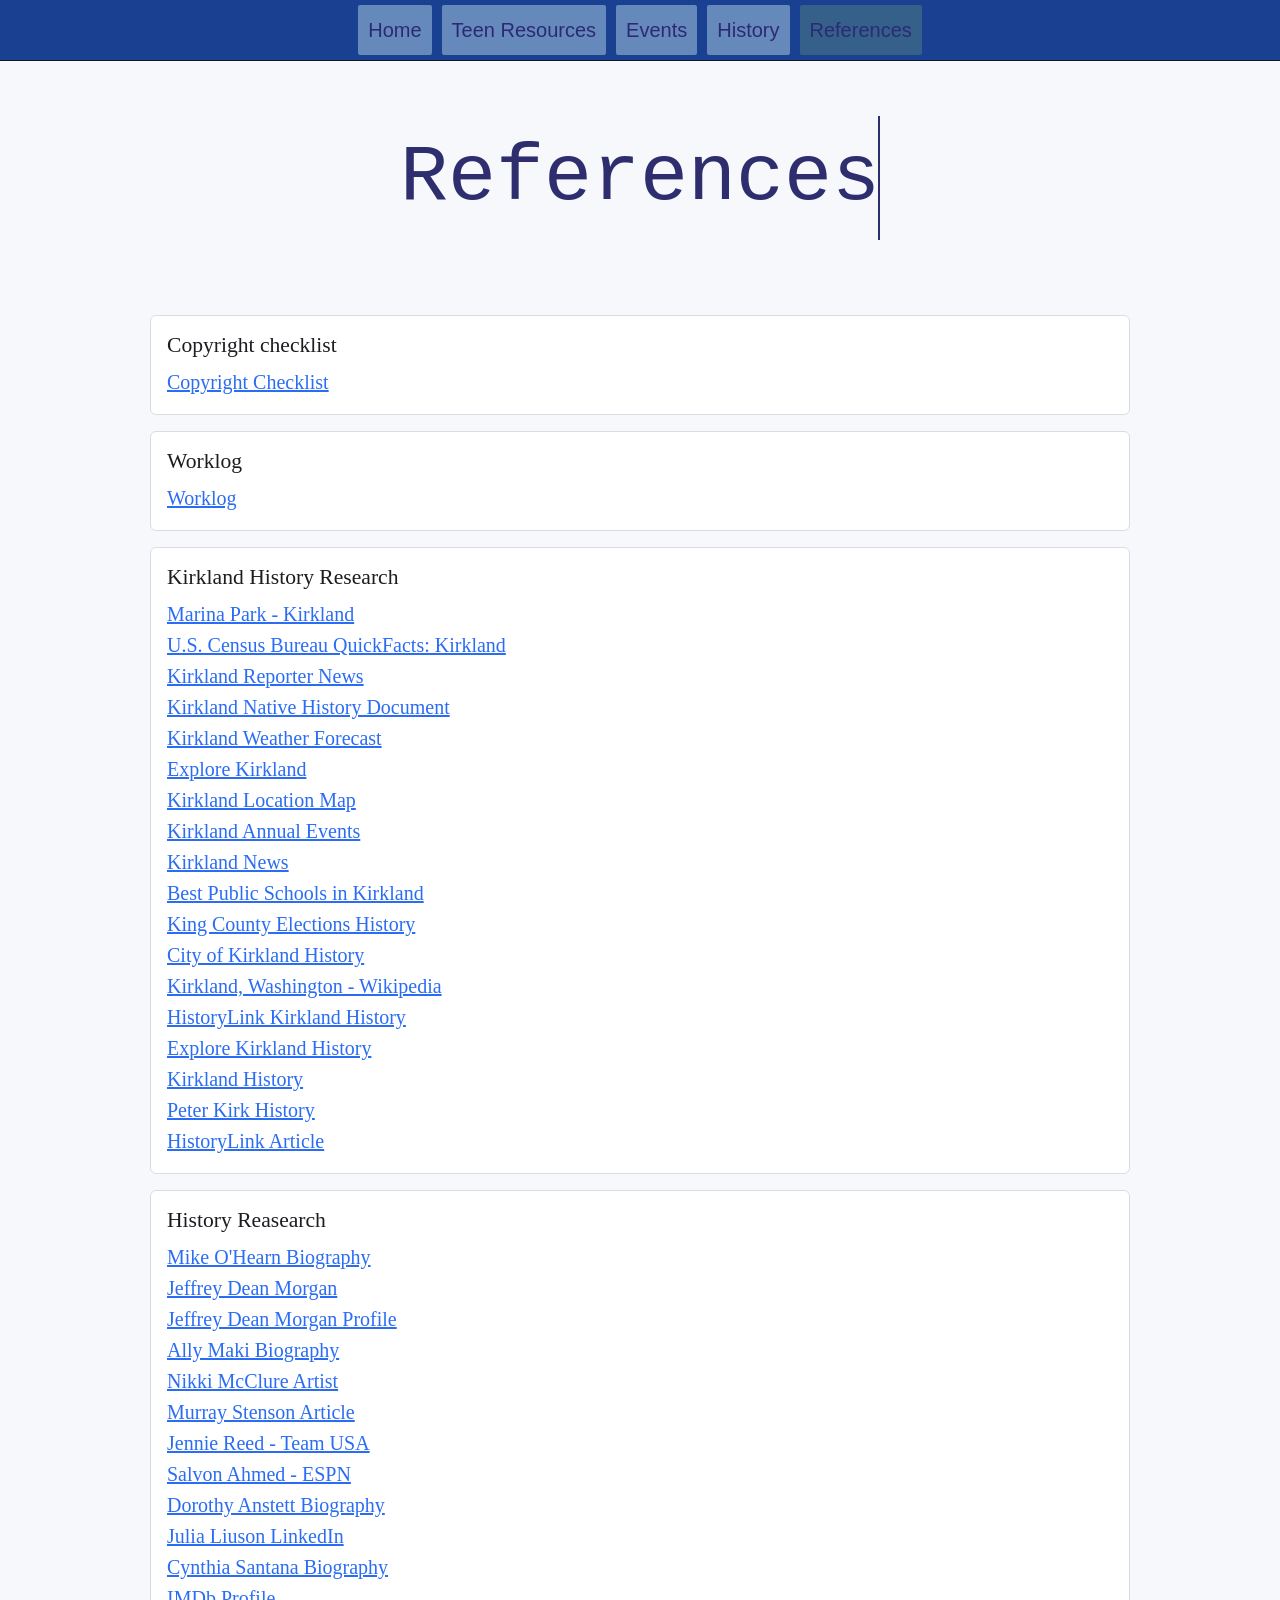
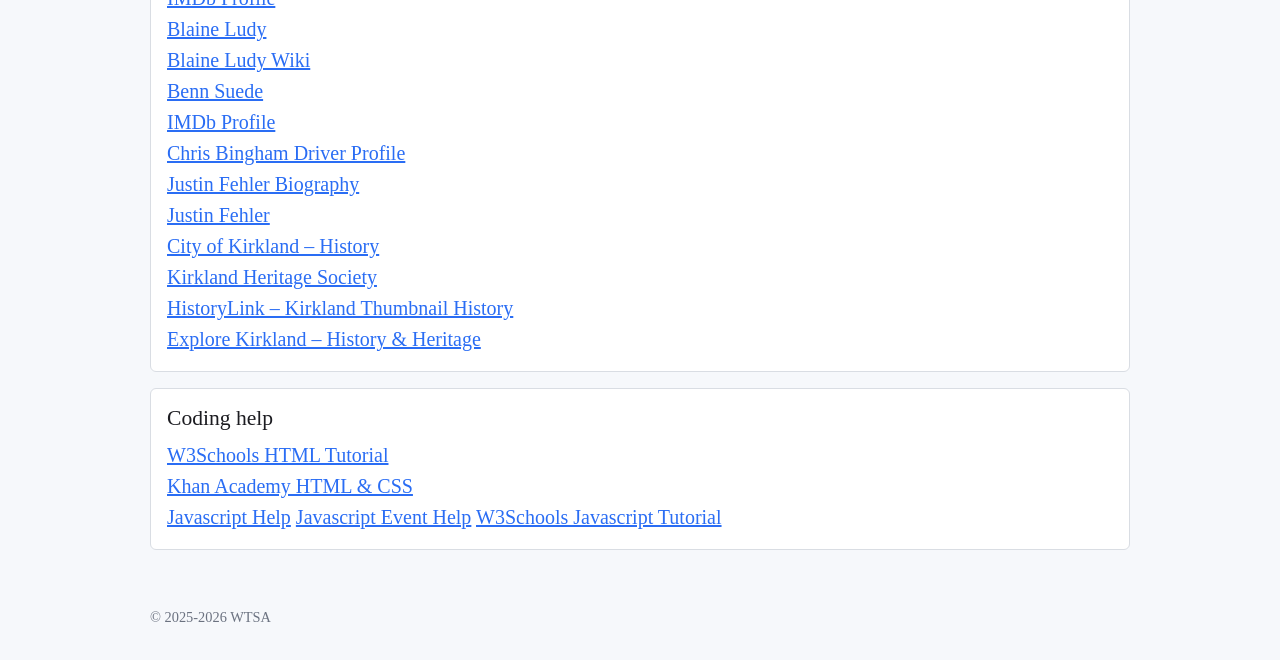
<file: resources.html>
<!DOCTYPE html>

<html>

<head>
    <link rel="stylesheet" href="timeline/timeline.css">
    <link rel="stylesheet" href="style.css">
      <title>References</title>

</head>

<body>
    <nav class="top-nav">
        <ul>
            <li><a href="index.html">Home</a></li>
            <li><a href="teeninfo.html">Teen Resources</a></li>
            <li><a href="events.html">Events</a></li>
            <li><a href="history.html">History</a></li>
            <li><a class="active" href="resources.html">References</a></li>
        </ul>
    </nav>

    <div class="title">
        <p class="typing-effect len-10">References</p>
    </div>

    <main class="wrap">
        <article>
            <h2>Copyright checklist</h2>
            <a href="copyright-checklist.pdf">Copyright Checklist</a><br>
        </article>
 <article>
            <h2>Worklog</h2>
            <a href="worklog.pdf">Worklog</a><br>
        </article>

        <article>
            <h2>Kirkland History Research</h2>
            <a
                href="https://www.kirklandwa.gov/Government/Departments/Parks-and-Community-Services/Find-a-Park/Marina-Park">Marina
                Park - Kirkland</a><br>
            <a href="https://www.census.gov/quickfacts/kirklandcitywashington">U.S. Census Bureau QuickFacts:
                Kirkland</a><br>

            <a href="https://www.kirklandreporter.com/news/">Kirkland Reporter News</a><br>
            <a href="kirkland-native-history-document.pdf">Kirkland Native History Document</a><br>

            <a href="https://weather.com/weather/today/l/Kirkland+WA+98033">Kirkland Weather Forecast</a><br>
            <a href="https://www.explorekirkland.com/">Explore Kirkland</a><br>
            <a href="https://www.mapsofworld.com/usa/states/washington/kirkland-location-map.html">Kirkland Location
                Map</a><br>
            <a href="https://www.explorekirkland.com/events">Kirkland Annual Events</a><br>

            <a href="https://www.kirklandreporter.com/news/">Kirkland News</a><br>
            <a href="https://www.publicschoolreview.com/washington/kirkland">Best Public Schools in Kirkland</a><br>
            <a href="https://kingcounty.gov/en/dept/elections">King County Elections History</a><br>

            <a href="https://www.kirklandwa.gov/Government/City-Managers-Office/History-of-Kirkland">City of Kirkland
                History</a><br>
            <a href="https://en.wikipedia.org/wiki/Kirkland,_Washington">Kirkland, Washington - Wikipedia</a><br>
            <a href="https://www.historylink.org/File/208">HistoryLink Kirkland History</a><br>
            <a href="https://www.explorekirkland.com/history-heritage">Explore Kirkland History</a><br>
            <a href="https://kirklandhistory.org">Kirkland History</a><br>
            <a href="https://kirklandheritage.org/peter-kirk/">Peter Kirk History</a><br>
            <a href="https://www.historylink.org/File/8390">HistoryLink Article</a><br>
        </article>
        <article>
            <h2>History Reasearch</h2>
            <a href="https://factsbio.com/mike-ohearn/">Mike O'Hearn Biography</a><br>
            <a href="https://www.classmates.com/people/Jeffrey-Dean-Morgan/8732915">Jeffrey Dean Morgan</a><br>
            <a href="https://www.cinetown.org/jeffrey-dean-morgan/">Jeffrey Dean Morgan Profile</a><br>
            <a href="https://www.thecityceleb.com/ally-maki-biography/">Ally Maki Biography</a><br>
            <a href="https://www.childhoods-end-gallery.com/artists/nikki-mcclure">Nikki McClure Artist</a><br>
            <a href="https://www.kuow.org/stories/murray-stenson-seattle-bartender-obituary">Murray Stenson
                Article</a><br>

            <a href="https://www.teamusa.com/profiles/jennie-reed">Jennie Reed - Team USA</a><br>
            <a href="https://www.espn.com/nfl/player/_/id/4035530/salvon-ahmed">Salvon Ahmed - ESPN</a><br>
            <a href="https://heightline.com/dorothy-anstett/">Dorothy Anstett Biography</a><br>
            <a href="https://www.linkedin.com/in/julia-liuson/">Julia Liuson LinkedIn</a><br>
            <a href="https://www.biographies.net/biography/cynthia-santana/m/0g7l8_7">Cynthia Santana Biography</a><br>

            <a href="https://www.imdb.com/name/nm4274137/">IMDb Profile</a><br>
            <a href="https://www.famousbirthdays.com/people/blaine-ludy.html">Blaine Ludy</a><br>
            <a href="https://grokipedia.com/blaine-ludy/">Blaine Ludy Wiki</a><br>
            <a href="https://www.famousbirthdays.com/people/benn-suede.html">Benn Suede</a><br>

            <a href="https://www.imdb.com/name/nm6765085/">IMDb Profile</a><br>
            <a href="https://www.driverdb.com/drivers/chris-bingham/">Chris Bingham Driver Profile</a><br>
            <a href="https://www.celebsages.com/justin-fehler/">Justin Fehler Biography</a><br>
            <a href="https://www.famousbirthdays.com/people/justin-fehler.html">Justin Fehler</a><br>

            <a href="https://www.kirklandwa.gov/Government/City-Managers-Office/History-of-Kirkland">City of Kirkland –
                History</a><br>
            <a href="https://kirklandheritage.org/kirklands-rich-history/">Kirkland Heritage Society</a><br>
            <a href="https://www.historylink.org/File/208">HistoryLink – Kirkland Thumbnail History</a><br>
            <a href="https://www.explorekirkland.com/History-Heritage">Explore Kirkland – History & Heritage</a><br>
        </article>

<article>
            <h2>Coding help</h2>
            <a href="https://www.w3schools.com/html/default.asp">W3Schools HTML Tutorial</a><br>
            <a href="https://www.khanacademy.org/computing/computer-programming/html-css">Khan Academy HTML &
                CSS</a><br>
            <a href="https://github.com/codyhouse/horizontal-timeline">Javascript Help</a>
            <a href="https://www.w3schools.com/js/js_events.asp">Javascript Event Help</a>
            <a href="https://www.w3schools.com/js/default.asp">W3Schools Javascript Tutorial</a>
            
</article>

    </main>
    <footer class="wrap">© 2025-2026 WTSA</footer>
</body>

</html>
</file>
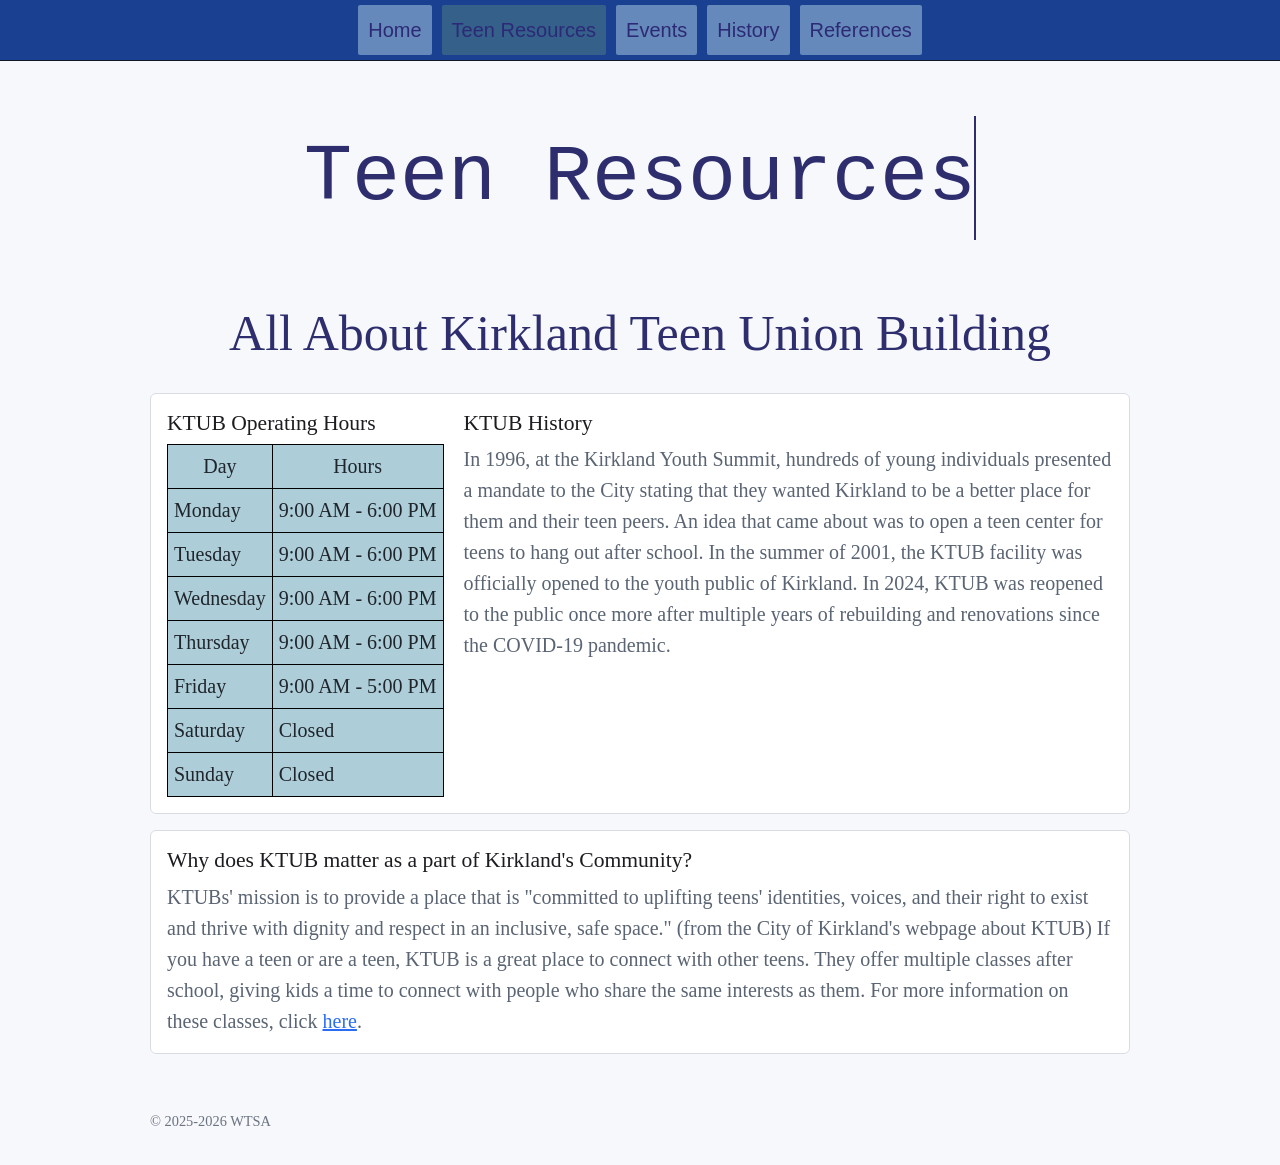
<file: TeenInfo.html>
<!DOCTYPE html>

<head>
  <link rel="stylesheet" href="timeline/timeline.css">
  <link rel="stylesheet" href="style.css">
</head>
<html>

<body>
  <nav class="top-nav">
    <ul>
      <li><a href="index.html">Home</a></li>
      <li><a class="active" href="teeninfo.html">Teen Resources</a></li>
      <li><a href="events.html">Events</a></li>
      <li><a href="history.html">History</a></li>
      <li><a href="resources.html">References</a></li>
    </ul>
  </nav>

  <div class="title">
    <p class="typing-effect len-14">Teen Resources</p>
  </div>

  <div class="subheading">
    All About Kirkland Teen Union Building
  </div>

  <main class="wrap">
    <article>
      <div class="left">
        <h2>KTUB Operating Hours</h2>

        <table>
          <tr>
            <th>Day</th>
            <th>Hours</th>
          </tr>
          <tr>
            <td>Monday</td>
            <td>9:00 AM - 6:00 PM</td>
          </tr>
          <tr>
            <td>Tuesday</td>
            <td>9:00 AM - 6:00 PM</td>
          </tr>
          <tr>
            <td>Wednesday</td>
            <td>9:00 AM - 6:00 PM</td>
          </tr>
          <tr>
            <td>Thursday</td>
            <td>9:00 AM - 6:00 PM</td>
          </tr>
          <tr>
            <td>Friday</td>
            <td>9:00 AM - 5:00 PM</td>
          </tr>
          <tr>
            <td>Saturday</td>
            <td>Closed</td>
          </tr>
          <tr>
            <td>Sunday</td>
            <td>Closed</td>
          </tr>
        </table>
      </div>

      <h2>
        KTUB History
      </h2>
      <p>
        In 1996, at the Kirkland Youth Summit, hundreds of young individuals presented a mandate to the City stating
        that
        they wanted Kirkland to be a better place for them and their teen peers. An idea that came about was to open a
        teen center for teens to hang out after school. In the summer of 2001, the KTUB facility was officially opened
        to
        the youth public of Kirkland.

        In 2024, KTUB was reopened to the public once more after multiple years of rebuilding and renovations since the
        COVID-19 pandemic.
      </p>

    </article>

    <article>
      <h2>
        Why does KTUB matter as a part of Kirkland's Community?
      </h2>
      <p>
        KTUBs' mission is to provide a place that is "committed to uplifting teens' identities, voices, and their right
        to
        exist and thrive with dignity and respect in an inclusive, safe space." (from the City of Kirkland's webpage
        about
        KTUB)

        If you have a teen or are a teen, KTUB is a great place to connect with other teens. They offer multiple classes
        after school, giving kids a time to connect with people who share the same interests as them.

        For more information on these classes, click
        <a
          href="https://www.kirklandwa.gov/Government/Departments/Parks-and-Community-Services/Kirkland-Teen-Union-Building">here</a>.
      </p>
    </article>
  </main>

  <footer class="wrap">© 2025-2026 WTSA</footer>
</body>

</html>
</file>
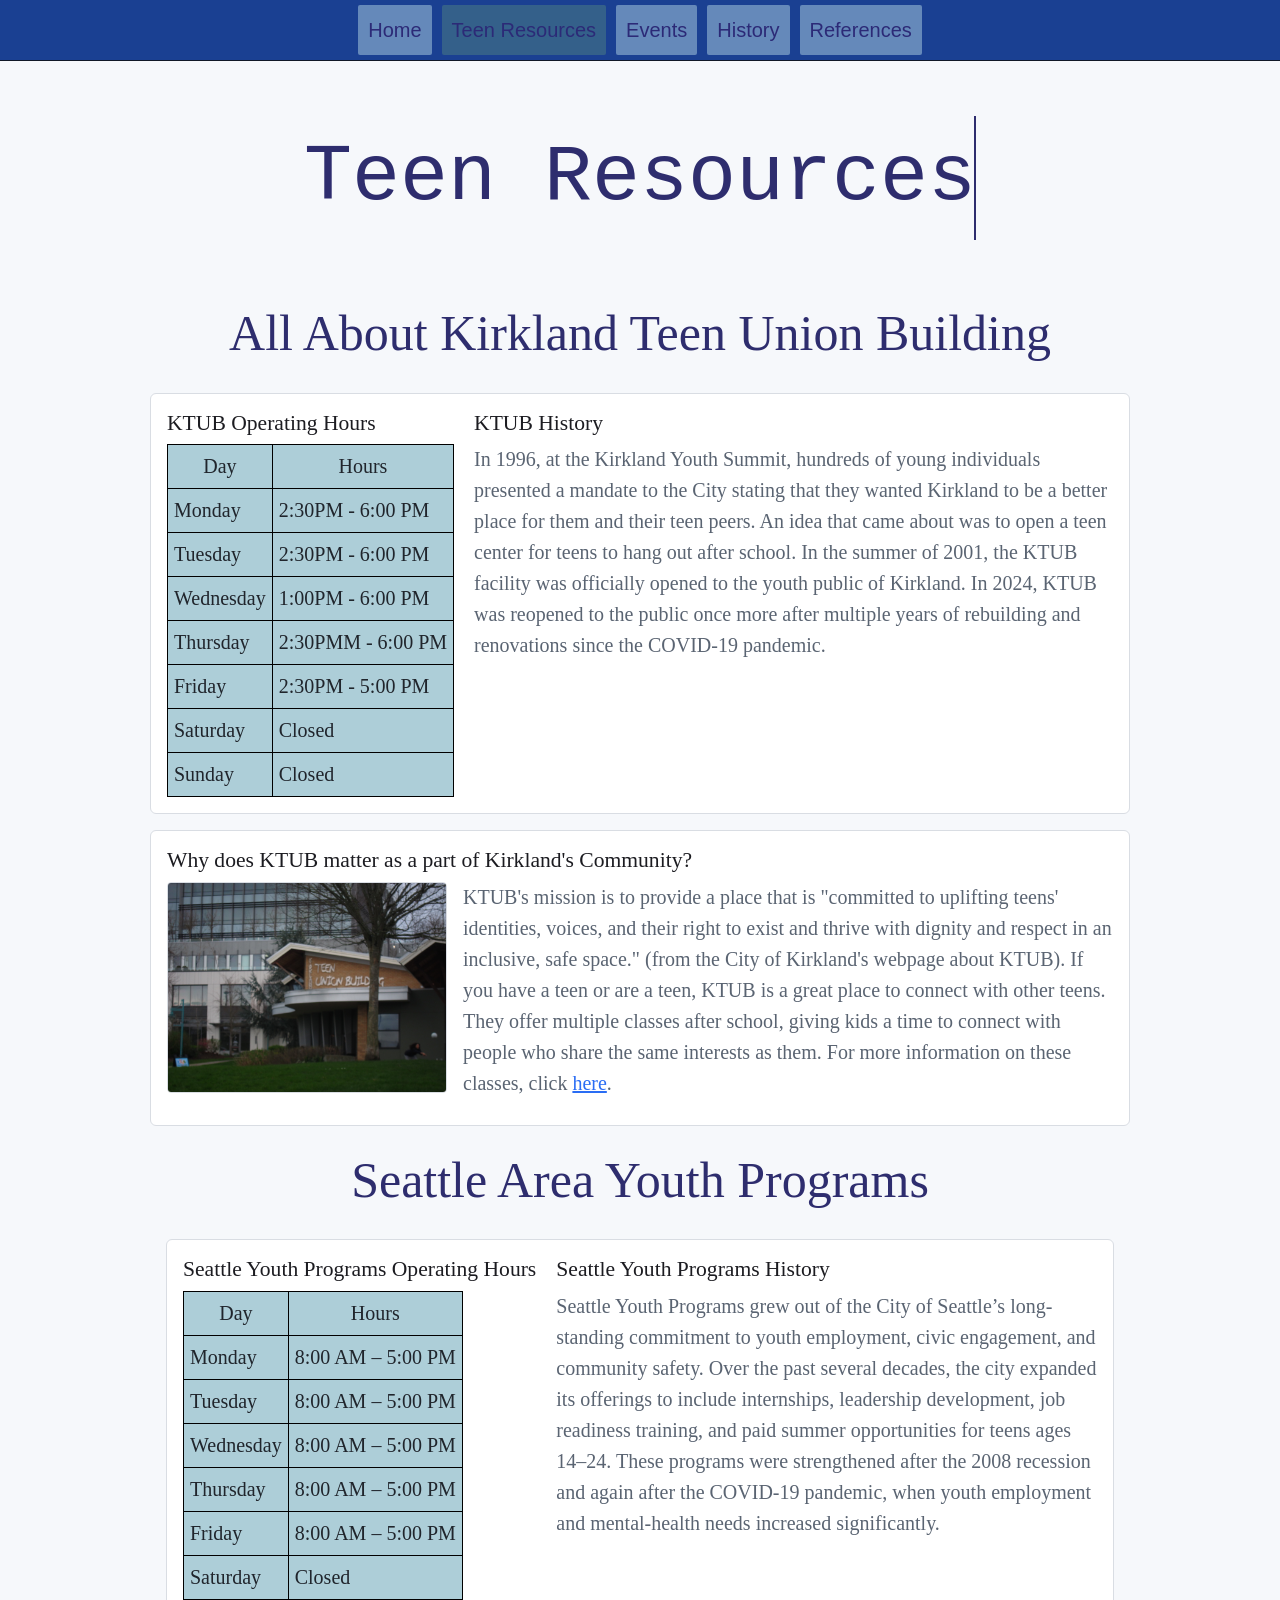
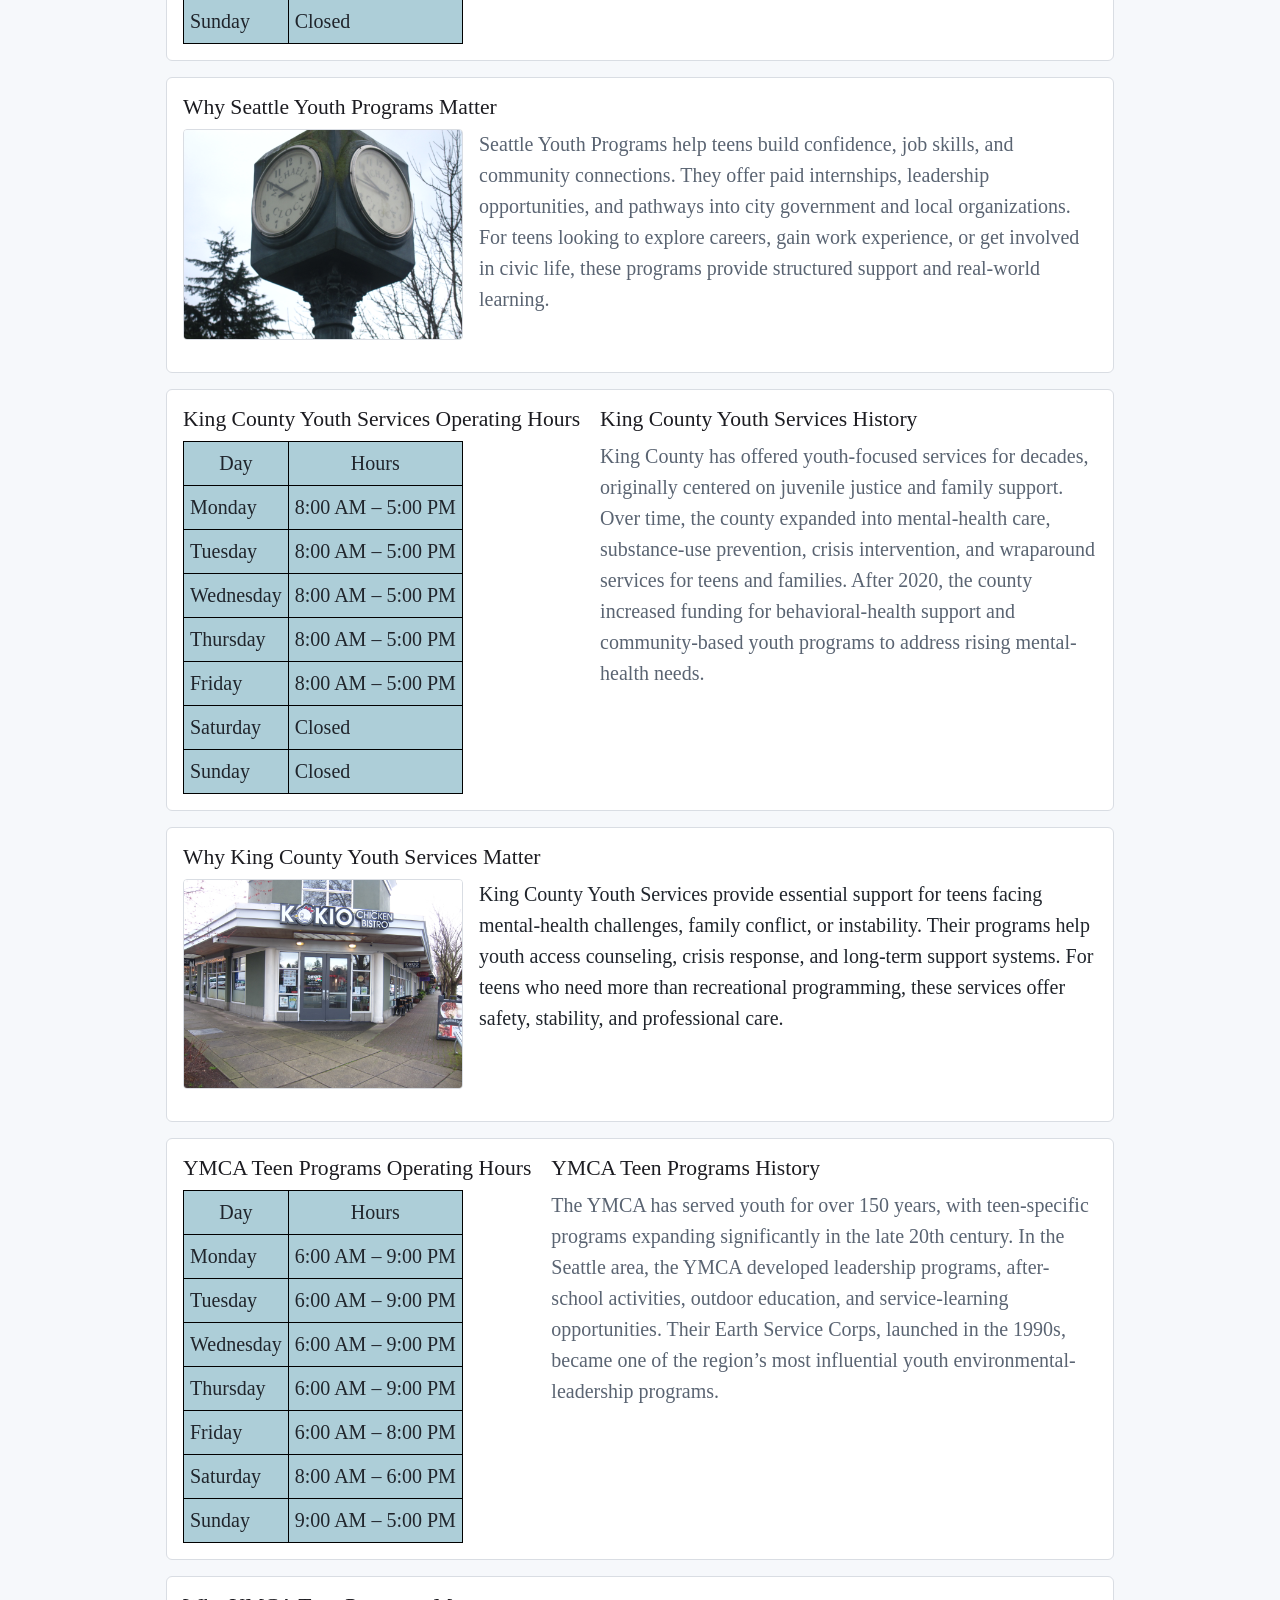
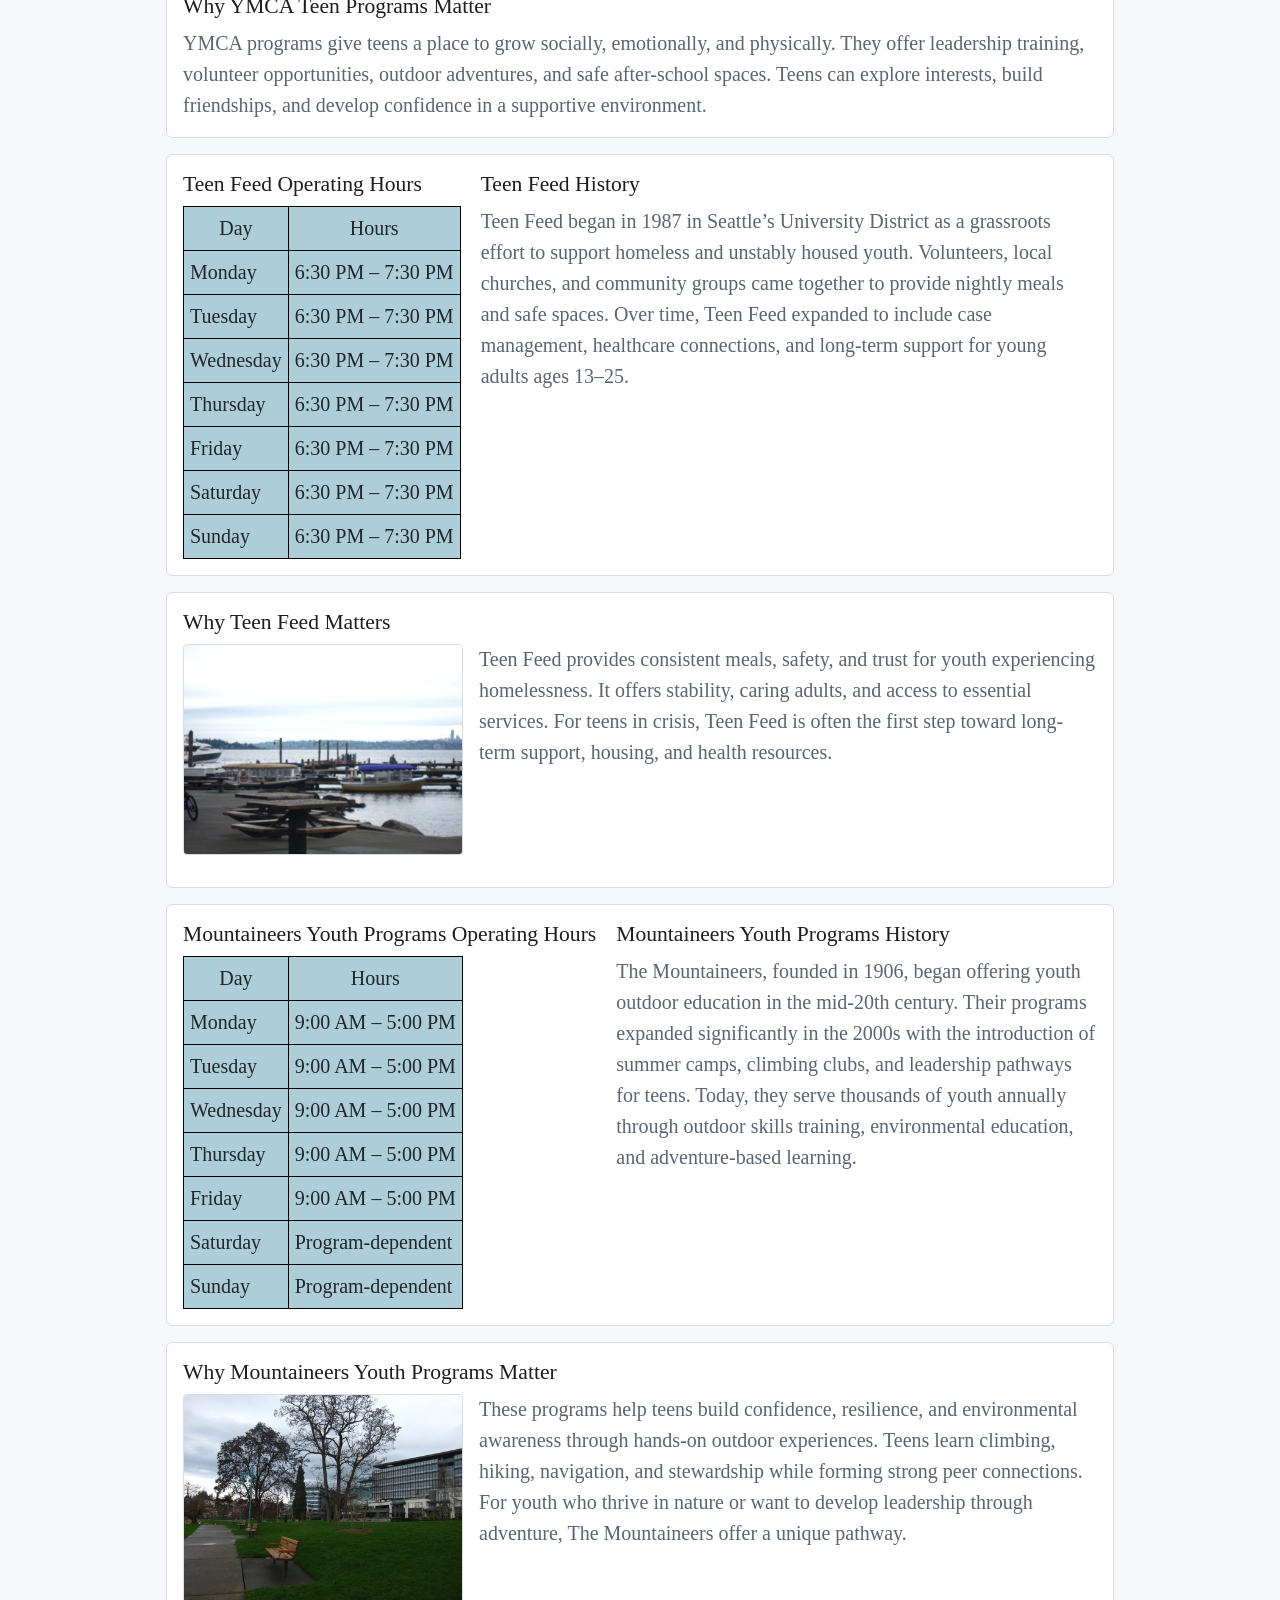
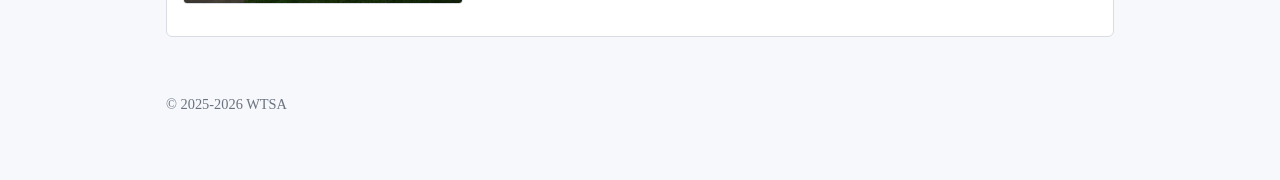
<file: teeninfo.html>
<!DOCTYPE html>

<head>
  <link rel="stylesheet" href="timeline/timeline.css">
  <link rel="stylesheet" href="style.css">
    <title>Teen Resources</title>

</head>
<html>

<body>
  <nav class="top-nav">
    <ul>
      <li><a href="index.html">Home</a></li>
      <li><a class="active" href="teeninfo.html">Teen Resources</a></li>
      <li><a href="events.html">Events</a></li>
      <li><a href="history.html">History</a></li>
      <li><a href="resources.html">References</a></li>
    </ul>
  </nav>

  <div class="title">
    <p class="typing-effect len-14">Teen Resources</p>
  </div>

  <div class="subheading">
    All About Kirkland Teen Union Building
  </div>

  <main class="wrap">
    <article>
      <div class="left">
        <h2>KTUB Operating Hours</h2>

        <table>
          <tr>
            <th>Day</th>
            <th>Hours</th>
          </tr>
          <tr>
            <td>Monday</td>
            <td>2:30PM - 6:00 PM</td>
          </tr>
          <tr>
            <td>Tuesday</td>
            <td>2:30PM - 6:00 PM</td>
          </tr>
          <tr>
            <td>Wednesday</td>
            <td>1:00PM - 6:00 PM</td>
          </tr>
          <tr>
            <td>Thursday</td>
            <td>2:30PMM - 6:00 PM</td>
          </tr>
          <tr>
            <td>Friday</td>
            <td>2:30PM - 5:00 PM</td>
          </tr>
          <tr>
            <td>Saturday</td>
            <td>Closed</td>
          </tr>
          <tr>
            <td>Sunday</td>
            <td>Closed</td>
          </tr>
        </table>
      </div>

      <h2>
        KTUB History
      </h2>
      <p>
        In 1996, at the Kirkland Youth Summit, hundreds of young individuals presented a mandate to the City stating
        that
        they wanted Kirkland to be a better place for them and their teen peers. An idea that came about was to open a
        teen center for teens to hang out after school. In the summer of 2001, the KTUB facility was officially opened
        to
        the youth public of Kirkland.

        In 2024, KTUB was reopened to the public once more after multiple years of rebuilding and renovations since the
        COVID-19 pandemic.
      </p>

    </article>

    <article>
      <h2>
        Why does KTUB matter as a part of Kirkland's Community?
      </h2>
      <img class="article-img"
      src="IMG_0906 (1).JPG" />
      <p>
        KTUB's mission is to provide a place that is "committed to uplifting teens' identities, voices, and their right
        to
        exist and thrive with dignity and respect in an inclusive, safe space." (from the City of Kirkland's webpage
        about KTUB).

        If you have a teen or are a teen, KTUB is a great place to connect with other teens. They offer multiple classes
        after school, giving kids a time to connect with people who share the same interests as them.

        For more information on these classes, click
        <a
          href="https://www.kirklandwa.gov/Government/Departments/Parks-and-Community-Services/Kirkland-Teen-Union-Building">here</a>.
      </p>
    </article>

<div class="subheading">
  Seattle Area Youth Programs
</div>

<main class="wrap">

  <article>
    <div class="left">
      <h2>Seattle Youth Programs Operating Hours</h2>

      <table>
        <tr><th>Day</th><th>Hours</th></tr>
        <tr><td>Monday</td><td>8:00 AM – 5:00 PM</td></tr>
        <tr><td>Tuesday</td><td>8:00 AM – 5:00 PM</td></tr>
        <tr><td>Wednesday</td><td>8:00 AM – 5:00 PM</td></tr>
        <tr><td>Thursday</td><td>8:00 AM – 5:00 PM</td></tr>
        <tr><td>Friday</td><td>8:00 AM – 5:00 PM</td></tr>
        <tr><td>Saturday</td><td>Closed</td></tr>
        <tr><td>Sunday</td><td>Closed</td></tr>
      </table>
    </div>

    <h2>Seattle Youth Programs History</h2>
    <p>
      Seattle Youth Programs grew out of the City of Seattle’s long-standing commitment to youth employment,
      civic engagement, and community safety. Over the past several decades, the city expanded its offerings
      to include internships, leadership development, job readiness training, and paid summer opportunities
      for teens ages 14–24. These programs were strengthened after the 2008 recession and again after the
      COVID-19 pandemic, when youth employment and mental-health needs increased significantly.
    </p>
  </article>

  <article>
    <h2>Why Seattle Youth Programs Matter</h2>
      <img class="article-img"
      src="IMG_0922.JPG" />
    <p>
      Seattle Youth Programs help teens build confidence, job skills, and community connections. They offer
      paid internships, leadership opportunities, and pathways into city government and local organizations.
      For teens looking to explore careers, gain work experience, or get involved in civic life, these
      programs provide structured support and real-world learning.
    </p>
  </article>

  <article>
    <div class="left">
      <h2>King County Youth Services Operating Hours</h2>

      <table>
        <tr><th>Day</th><th>Hours</th></tr>
        <tr><td>Monday</td><td>8:00 AM – 5:00 PM</td></tr>
        <tr><td>Tuesday</td><td>8:00 AM – 5:00 PM</td></tr>
        <tr><td>Wednesday</td><td>8:00 AM – 5:00 PM</td></tr>
        <tr><td>Thursday</td><td>8:00 AM – 5:00 PM</td></tr>
        <tr><td>Friday</td><td>8:00 AM – 5:00 PM</td></tr>
        <tr><td>Saturday</td><td>Closed</td></tr>
        <tr><td>Sunday</td><td>Closed</td></tr>
      </table>
    </div>

    <h2>King County Youth Services History</h2>
    <p>
      King County has offered youth-focused services for decades, originally centered on juvenile justice
      and family support. Over time, the county expanded into mental-health care, substance-use prevention,
      crisis intervention, and wraparound services for teens and families. After 2020, the county increased
      funding for behavioral-health support and community-based youth programs to address rising
      mental-health needs.
    </p>
  </article>

  <article>
    <h2>Why King County Youth Services Matter</h2>
     <img class="article-img"
      src="IMG_0921.JPG"
    <p>
      King County Youth Services provide essential support for teens facing mental-health challenges,
      family conflict, or instability. Their programs help youth access counseling, crisis response, and
      long-term support systems. For teens who need more than recreational programming, these services
      offer safety, stability, and professional care.
    </p>
  </article>

  <article>
    <div class="left">
      <h2>YMCA Teen Programs Operating Hours</h2>

      <table>
        <tr><th>Day</th><th>Hours</th></tr>
        <tr><td>Monday</td><td>6:00 AM – 9:00 PM</td></tr>
        <tr><td>Tuesday</td><td>6:00 AM – 9:00 PM</td></tr>
        <tr><td>Wednesday</td><td>6:00 AM – 9:00 PM</td></tr>
        <tr><td>Thursday</td><td>6:00 AM – 9:00 PM</td></tr>
        <tr><td>Friday</td><td>6:00 AM – 8:00 PM</td></tr>
        <tr><td>Saturday</td><td>8:00 AM – 6:00 PM</td></tr>
        <tr><td>Sunday</td><td>9:00 AM – 5:00 PM</td></tr>
      </table>
    </div>

    <h2>YMCA Teen Programs History</h2>
    <p>
      The YMCA has served youth for over 150 years, with teen-specific programs expanding significantly in
      the late 20th century. In the Seattle area, the YMCA developed leadership programs, after-school
      activities, outdoor education, and service-learning opportunities. Their Earth Service Corps,
      launched in the 1990s, became one of the region’s most influential youth environmental-leadership programs.
    </p>
  </article>

  <article>
    <h2>Why YMCA Teen Programs Matter</h2>
    <p>
      YMCA programs give teens a place to grow socially, emotionally, and physically. They offer leadership
      training, volunteer opportunities, outdoor adventures, and safe after-school spaces. Teens can explore
      interests, build friendships, and develop confidence in a supportive environment.
    </p>
  </article>
 
  <article>
    <div class="left">
      <h2>Teen Feed Operating Hours</h2>

      <table>
        <tr><th>Day</th><th>Hours</th></tr>
        <tr><td>Monday</td><td>6:30 PM – 7:30 PM</td></tr>
        <tr><td>Tuesday</td><td>6:30 PM – 7:30 PM</td></tr>
        <tr><td>Wednesday</td><td>6:30 PM – 7:30 PM</td></tr>
        <tr><td>Thursday</td><td>6:30 PM – 7:30 PM</td></tr>
        <tr><td>Friday</td><td>6:30 PM – 7:30 PM</td></tr>
        <tr><td>Saturday</td><td>6:30 PM – 7:30 PM</td></tr>
        <tr><td>Sunday</td><td>6:30 PM – 7:30 PM</td></tr>
      </table>
    </div>

    <h2>Teen Feed History</h2>
    <p>
      Teen Feed began in 1987 in Seattle’s University District as a grassroots effort to support homeless
      and unstably housed youth. Volunteers, local churches, and community groups came together to provide
      nightly meals and safe spaces. Over time, Teen Feed expanded to include case management, healthcare
      connections, and long-term support for young adults ages 13–25.
    </p>
  </article>

  <article>
    <h2>Why Teen Feed Matters</h2>
     <img class="article-img"
      src="IMG_0917 (1).JPG" />
    <p>
      Teen Feed provides consistent meals, safety, and trust for youth experiencing homelessness. It offers
      stability, caring adults, and access to essential services. For teens in crisis, Teen Feed is often
      the first step toward long-term support, housing, and health resources.
    </p>
  </article>

  <article>
    <div class="left">
      <h2>Mountaineers Youth Programs Operating Hours</h2>

      <table>
        <tr><th>Day</th><th>Hours</th></tr>
        <tr><td>Monday</td><td>9:00 AM – 5:00 PM</td></tr>
        <tr><td>Tuesday</td><td>9:00 AM – 5:00 PM</td></tr>
        <tr><td>Wednesday</td><td>9:00 AM – 5:00 PM</td></tr>
        <tr><td>Thursday</td><td>9:00 AM – 5:00 PM</td></tr>
        <tr><td>Friday</td><td>9:00 AM – 5:00 PM</td></tr>
        <tr><td>Saturday</td><td>Program-dependent</td></tr>
        <tr><td>Sunday</td><td>Program-dependent</td></tr>
      </table>
    </div>

    <h2>Mountaineers Youth Programs History</h2>
    <p>
      The Mountaineers, founded in 1906, began offering youth outdoor education in the mid-20th century.
      Their programs expanded significantly in the 2000s with the introduction of summer camps, climbing
      clubs, and leadership pathways for teens. Today, they serve thousands of youth annually through
      outdoor skills training, environmental education, and adventure-based learning.
    </p>
  </article>

  <article>
    <h2>Why Mountaineers Youth Programs Matter</h2>
     <img class="article-img"
      src="IMG_0905 (1).JPG" />
    <p>
      These programs help teens build confidence, resilience, and environmental awareness through hands-on
      outdoor experiences. Teens learn climbing, hiking, navigation, and stewardship while forming strong
      peer connections. For youth who thrive in nature or want to develop leadership through adventure,
      The Mountaineers offer a unique pathway.
    </p>
  </article>

</main>

  <footer class="wrap">© 2025-2026 WTSA</footer>
</body>

</html>
</file>
<file: timeline/timeline.css>
@import url("https://fonts.googleapis.com/css?family=Playfair+Display:700,900|Fira+Sans:400,400italic");*,*::after,*::before{box-sizing:inherit}*{font:inherit}html,body,div,span,applet,object,iframe,h1,h2,h3,h4,h5,h6,p,blockquote,pre,a,abbr,acronym,address,big,cite,code,del,dfn,em,img,ins,kbd,q,s,samp,small,strike,strong,sub,sup,tt,var,b,u,i,center,dl,dt,dd,ol,ul,li,fieldset,form,label,legend,table,caption,tbody,tfoot,thead,tr,th,td,article,aside,canvas,details,embed,figure,figcaption,footer,header,hgroup,menu,nav,output,ruby,section,summary,time,mark,audio,video,hr{margin:0;padding:0;border:0}html{box-sizing:border-box}body{background-color:hsl(0, 0%, 100%);background-color:var(--color-bg, white)}article,aside,details,figcaption,figure,footer,header,hgroup,menu,nav,section,main,form legend{display:block}ol,ul{list-style:none}blockquote,q{quotes:none}button,input,textarea,select{margin:0}.btn,.form-control,.link,.reset{background-color:transparent;padding:0;border:0;border-radius:0;color:inherit;line-height:inherit;-webkit-appearance:none;-moz-appearance:none;appearance:none}select.form-control::-ms-expand{display:none}textarea{resize:vertical;overflow:auto;vertical-align:top}input::-ms-clear{display:none}table{border-collapse:collapse;border-spacing:0}img,video,svg{max-width:100%}[data-theme]{background-color:hsl(0, 0%, 100%);background-color:var(--color-bg, #fff);color:hsl(240, 4%, 20%);color:var(--color-contrast-high, #313135)}:root{--space-unit:  1em;--space-xxxxs: calc(0.125*var(--space-unit));--space-xxxs:  calc(0.25*var(--space-unit));--space-xxs:   calc(0.375*var(--space-unit));--space-xs:    calc(0.5*var(--space-unit));--space-sm:    calc(0.75*var(--space-unit));--space-md:    calc(1.25*var(--space-unit));--space-lg:    calc(2*var(--space-unit));--space-xl:    calc(3.25*var(--space-unit));--space-xxl:   calc(5.25*var(--space-unit));--space-xxxl:  calc(8.5*var(--space-unit));--space-xxxxl: calc(13.75*var(--space-unit));--component-padding: var(--space-md)}:root{--max-width-xxs: 32rem;--max-width-xs:  38rem;--max-width-sm:  48rem;--max-width-md:  64rem;--max-width-lg:  80rem;--max-width-xl:  90rem;--max-width-xxl: 120rem}.container{width:calc(100% - 1.25em);width:calc(100% - 2*var(--component-padding));margin-left:auto;margin-right:auto}.max-width-xxs{max-width:32rem;max-width:var(--max-width-xxs)}.max-width-xs{max-width:38rem;max-width:var(--max-width-xs)}.max-width-sm{max-width:48rem;max-width:var(--max-width-sm)}.max-width-md{max-width:64rem;max-width:var(--max-width-md)}.max-width-lg{max-width:80rem;max-width:var(--max-width-lg)}.max-width-xl{max-width:90rem;max-width:var(--max-width-xl)}.max-width-xxl{max-width:120rem;max-width:var(--max-width-xxl)}.max-width-adaptive-sm{max-width:38rem;max-width:var(--max-width-xs)}@media (min-width: 64rem){.max-width-adaptive-sm{max-width:48rem;max-width:var(--max-width-sm)}}.max-width-adaptive-md{max-width:38rem;max-width:var(--max-width-xs)}@media (min-width: 64rem){.max-width-adaptive-md{max-width:64rem;max-width:var(--max-width-md)}}.max-width-adaptive,.max-width-adaptive-lg{max-width:38rem;max-width:var(--max-width-xs)}@media (min-width: 64rem){.max-width-adaptive,.max-width-adaptive-lg{max-width:64rem;max-width:var(--max-width-md)}}@media (min-width: 90rem){.max-width-adaptive,.max-width-adaptive-lg{max-width:80rem;max-width:var(--max-width-lg)}}.max-width-adaptive-xl{max-width:38rem;max-width:var(--max-width-xs)}@media (min-width: 64rem){.max-width-adaptive-xl{max-width:64rem;max-width:var(--max-width-md)}}@media (min-width: 90rem){.max-width-adaptive-xl{max-width:90rem;max-width:var(--max-width-xl)}}.grid{--grid-gap: 0px;display:-ms-flexbox;display:flex;-ms-flex-wrap:wrap;flex-wrap:wrap}.grid>*{-ms-flex-preferred-size:100%;flex-basis:100%}[class*="grid-gap"]{margin-bottom:1em * -1;margin-bottom:calc(var(--grid-gap, 1em)*-1);margin-right:1em * -1;margin-right:calc(var(--grid-gap, 1em)*-1)}[class*="grid-gap"]>*{margin-bottom:1em;margin-bottom:var(--grid-gap, 1em);margin-right:1em;margin-right:var(--grid-gap, 1em)}.grid-gap-xxxxs{--grid-gap: var(--space-xxxxs)}.grid-gap-xxxs{--grid-gap: var(--space-xxxs)}.grid-gap-xxs{--grid-gap: var(--space-xxs)}.grid-gap-xs{--grid-gap: var(--space-xs)}.grid-gap-sm{--grid-gap: var(--space-sm)}.grid-gap-md{--grid-gap: var(--space-md)}.grid-gap-lg{--grid-gap: var(--space-lg)}.grid-gap-xl{--grid-gap: var(--space-xl)}.grid-gap-xxl{--grid-gap: var(--space-xxl)}.grid-gap-xxxl{--grid-gap: var(--space-xxxl)}.grid-gap-xxxxl{--grid-gap: var(--space-xxxxl)}.col{-ms-flex-positive:1;flex-grow:1;-ms-flex-preferred-size:0;flex-basis:0;max-width:100%}.col-1{-ms-flex-preferred-size:calc(8.33% - 0.01px - 1em);-ms-flex-preferred-size:calc(8.33% - 0.01px - var(--grid-gap, 1em));flex-basis:calc(8.33% - 0.01px - 1em);flex-basis:calc(8.33% - 0.01px - var(--grid-gap, 1em));max-width:calc(8.33% - 0.01px - 1em);max-width:calc(8.33% - 0.01px - var(--grid-gap, 1em))}.col-2{-ms-flex-preferred-size:calc(16.66% - 0.01px - 1em);-ms-flex-preferred-size:calc(16.66% - 0.01px - var(--grid-gap, 1em));flex-basis:calc(16.66% - 0.01px - 1em);flex-basis:calc(16.66% - 0.01px - var(--grid-gap, 1em));max-width:calc(16.66% - 0.01px - 1em);max-width:calc(16.66% - 0.01px - var(--grid-gap, 1em))}.col-3{-ms-flex-preferred-size:calc(25% - 0.01px - 1em);-ms-flex-preferred-size:calc(25% - 0.01px - var(--grid-gap, 1em));flex-basis:calc(25% - 0.01px - 1em);flex-basis:calc(25% - 0.01px - var(--grid-gap, 1em));max-width:calc(25% - 0.01px - 1em);max-width:calc(25% - 0.01px - var(--grid-gap, 1em))}.col-4{-ms-flex-preferred-size:calc(33.33% - 0.01px - 1em);-ms-flex-preferred-size:calc(33.33% - 0.01px - var(--grid-gap, 1em));flex-basis:calc(33.33% - 0.01px - 1em);flex-basis:calc(33.33% - 0.01px - var(--grid-gap, 1em));max-width:calc(33.33% - 0.01px - 1em);max-width:calc(33.33% - 0.01px - var(--grid-gap, 1em))}.col-5{-ms-flex-preferred-size:calc(41.66% - 0.01px - 1em);-ms-flex-preferred-size:calc(41.66% - 0.01px - var(--grid-gap, 1em));flex-basis:calc(41.66% - 0.01px - 1em);flex-basis:calc(41.66% - 0.01px - var(--grid-gap, 1em));max-width:calc(41.66% - 0.01px - 1em);max-width:calc(41.66% - 0.01px - var(--grid-gap, 1em))}.col-6{-ms-flex-preferred-size:calc(50% - 0.01px - 1em);-ms-flex-preferred-size:calc(50% - 0.01px - var(--grid-gap, 1em));flex-basis:calc(50% - 0.01px - 1em);flex-basis:calc(50% - 0.01px - var(--grid-gap, 1em));max-width:calc(50% - 0.01px - 1em);max-width:calc(50% - 0.01px - var(--grid-gap, 1em))}.col-7{-ms-flex-preferred-size:calc(58.33% - 0.01px - 1em);-ms-flex-preferred-size:calc(58.33% - 0.01px - var(--grid-gap, 1em));flex-basis:calc(58.33% - 0.01px - 1em);flex-basis:calc(58.33% - 0.01px - var(--grid-gap, 1em));max-width:calc(58.33% - 0.01px - 1em);max-width:calc(58.33% - 0.01px - var(--grid-gap, 1em))}.col-8{-ms-flex-preferred-size:calc(66.66% - 0.01px - 1em);-ms-flex-preferred-size:calc(66.66% - 0.01px - var(--grid-gap, 1em));flex-basis:calc(66.66% - 0.01px - 1em);flex-basis:calc(66.66% - 0.01px - var(--grid-gap, 1em));max-width:calc(66.66% - 0.01px - 1em);max-width:calc(66.66% - 0.01px - var(--grid-gap, 1em))}.col-9{-ms-flex-preferred-size:calc(75% - 0.01px - 1em);-ms-flex-preferred-size:calc(75% - 0.01px - var(--grid-gap, 1em));flex-basis:calc(75% - 0.01px - 1em);flex-basis:calc(75% - 0.01px - var(--grid-gap, 1em));max-width:calc(75% - 0.01px - 1em);max-width:calc(75% - 0.01px - var(--grid-gap, 1em))}.col-10{-ms-flex-preferred-size:calc(83.33% - 0.01px - 1em);-ms-flex-preferred-size:calc(83.33% - 0.01px - var(--grid-gap, 1em));flex-basis:calc(83.33% - 0.01px - 1em);flex-basis:calc(83.33% - 0.01px - var(--grid-gap, 1em));max-width:calc(83.33% - 0.01px - 1em);max-width:calc(83.33% - 0.01px - var(--grid-gap, 1em))}.col-11{-ms-flex-preferred-size:calc(91.66% - 0.01px - 1em);-ms-flex-preferred-size:calc(91.66% - 0.01px - var(--grid-gap, 1em));flex-basis:calc(91.66% - 0.01px - 1em);flex-basis:calc(91.66% - 0.01px - var(--grid-gap, 1em));max-width:calc(91.66% - 0.01px - 1em);max-width:calc(91.66% - 0.01px - var(--grid-gap, 1em))}.col-12{-ms-flex-preferred-size:calc(100% - 0.01px - 1em);-ms-flex-preferred-size:calc(100% - 0.01px - var(--grid-gap, 1em));flex-basis:calc(100% - 0.01px - 1em);flex-basis:calc(100% - 0.01px - var(--grid-gap, 1em));max-width:calc(100% - 0.01px - 1em);max-width:calc(100% - 0.01px - var(--grid-gap, 1em))}@media (min-width: 32rem){.col\@xs{-ms-flex-positive:1;flex-grow:1;-ms-flex-preferred-size:0;flex-basis:0;max-width:100%}.col-1\@xs{-ms-flex-preferred-size:calc(8.33% - 0.01px - 1em);-ms-flex-preferred-size:calc(8.33% - 0.01px - var(--grid-gap, 1em));flex-basis:calc(8.33% - 0.01px - 1em);flex-basis:calc(8.33% - 0.01px - var(--grid-gap, 1em));max-width:calc(8.33% - 0.01px - 1em);max-width:calc(8.33% - 0.01px - var(--grid-gap, 1em))}.col-2\@xs{-ms-flex-preferred-size:calc(16.66% - 0.01px - 1em);-ms-flex-preferred-size:calc(16.66% - 0.01px - var(--grid-gap, 1em));flex-basis:calc(16.66% - 0.01px - 1em);flex-basis:calc(16.66% - 0.01px - var(--grid-gap, 1em));max-width:calc(16.66% - 0.01px - 1em);max-width:calc(16.66% - 0.01px - var(--grid-gap, 1em))}.col-3\@xs{-ms-flex-preferred-size:calc(25% - 0.01px - 1em);-ms-flex-preferred-size:calc(25% - 0.01px - var(--grid-gap, 1em));flex-basis:calc(25% - 0.01px - 1em);flex-basis:calc(25% - 0.01px - var(--grid-gap, 1em));max-width:calc(25% - 0.01px - 1em);max-width:calc(25% - 0.01px - var(--grid-gap, 1em))}.col-4\@xs{-ms-flex-preferred-size:calc(33.33% - 0.01px - 1em);-ms-flex-preferred-size:calc(33.33% - 0.01px - var(--grid-gap, 1em));flex-basis:calc(33.33% - 0.01px - 1em);flex-basis:calc(33.33% - 0.01px - var(--grid-gap, 1em));max-width:calc(33.33% - 0.01px - 1em);max-width:calc(33.33% - 0.01px - var(--grid-gap, 1em))}.col-5\@xs{-ms-flex-preferred-size:calc(41.66% - 0.01px - 1em);-ms-flex-preferred-size:calc(41.66% - 0.01px - var(--grid-gap, 1em));flex-basis:calc(41.66% - 0.01px - 1em);flex-basis:calc(41.66% - 0.01px - var(--grid-gap, 1em));max-width:calc(41.66% - 0.01px - 1em);max-width:calc(41.66% - 0.01px - var(--grid-gap, 1em))}.col-6\@xs{-ms-flex-preferred-size:calc(50% - 0.01px - 1em);-ms-flex-preferred-size:calc(50% - 0.01px - var(--grid-gap, 1em));flex-basis:calc(50% - 0.01px - 1em);flex-basis:calc(50% - 0.01px - var(--grid-gap, 1em));max-width:calc(50% - 0.01px - 1em);max-width:calc(50% - 0.01px - var(--grid-gap, 1em))}.col-7\@xs{-ms-flex-preferred-size:calc(58.33% - 0.01px - 1em);-ms-flex-preferred-size:calc(58.33% - 0.01px - var(--grid-gap, 1em));flex-basis:calc(58.33% - 0.01px - 1em);flex-basis:calc(58.33% - 0.01px - var(--grid-gap, 1em));max-width:calc(58.33% - 0.01px - 1em);max-width:calc(58.33% - 0.01px - var(--grid-gap, 1em))}.col-8\@xs{-ms-flex-preferred-size:calc(66.66% - 0.01px - 1em);-ms-flex-preferred-size:calc(66.66% - 0.01px - var(--grid-gap, 1em));flex-basis:calc(66.66% - 0.01px - 1em);flex-basis:calc(66.66% - 0.01px - var(--grid-gap, 1em));max-width:calc(66.66% - 0.01px - 1em);max-width:calc(66.66% - 0.01px - var(--grid-gap, 1em))}.col-9\@xs{-ms-flex-preferred-size:calc(75% - 0.01px - 1em);-ms-flex-preferred-size:calc(75% - 0.01px - var(--grid-gap, 1em));flex-basis:calc(75% - 0.01px - 1em);flex-basis:calc(75% - 0.01px - var(--grid-gap, 1em));max-width:calc(75% - 0.01px - 1em);max-width:calc(75% - 0.01px - var(--grid-gap, 1em))}.col-10\@xs{-ms-flex-preferred-size:calc(83.33% - 0.01px - 1em);-ms-flex-preferred-size:calc(83.33% - 0.01px - var(--grid-gap, 1em));flex-basis:calc(83.33% - 0.01px - 1em);flex-basis:calc(83.33% - 0.01px - var(--grid-gap, 1em));max-width:calc(83.33% - 0.01px - 1em);max-width:calc(83.33% - 0.01px - var(--grid-gap, 1em))}.col-11\@xs{-ms-flex-preferred-size:calc(91.66% - 0.01px - 1em);-ms-flex-preferred-size:calc(91.66% - 0.01px - var(--grid-gap, 1em));flex-basis:calc(91.66% - 0.01px - 1em);flex-basis:calc(91.66% - 0.01px - var(--grid-gap, 1em));max-width:calc(91.66% - 0.01px - 1em);max-width:calc(91.66% - 0.01px - var(--grid-gap, 1em))}.col-12\@xs{-ms-flex-preferred-size:calc(100% - 0.01px - 1em);-ms-flex-preferred-size:calc(100% - 0.01px - var(--grid-gap, 1em));flex-basis:calc(100% - 0.01px - 1em);flex-basis:calc(100% - 0.01px - var(--grid-gap, 1em));max-width:calc(100% - 0.01px - 1em);max-width:calc(100% - 0.01px - var(--grid-gap, 1em))}}@media (min-width: 48rem){.col\@sm{-ms-flex-positive:1;flex-grow:1;-ms-flex-preferred-size:0;flex-basis:0;max-width:100%}.col-1\@sm{-ms-flex-preferred-size:calc(8.33% - 0.01px - 1em);-ms-flex-preferred-size:calc(8.33% - 0.01px - var(--grid-gap, 1em));flex-basis:calc(8.33% - 0.01px - 1em);flex-basis:calc(8.33% - 0.01px - var(--grid-gap, 1em));max-width:calc(8.33% - 0.01px - 1em);max-width:calc(8.33% - 0.01px - var(--grid-gap, 1em))}.col-2\@sm{-ms-flex-preferred-size:calc(16.66% - 0.01px - 1em);-ms-flex-preferred-size:calc(16.66% - 0.01px - var(--grid-gap, 1em));flex-basis:calc(16.66% - 0.01px - 1em);flex-basis:calc(16.66% - 0.01px - var(--grid-gap, 1em));max-width:calc(16.66% - 0.01px - 1em);max-width:calc(16.66% - 0.01px - var(--grid-gap, 1em))}.col-3\@sm{-ms-flex-preferred-size:calc(25% - 0.01px - 1em);-ms-flex-preferred-size:calc(25% - 0.01px - var(--grid-gap, 1em));flex-basis:calc(25% - 0.01px - 1em);flex-basis:calc(25% - 0.01px - var(--grid-gap, 1em));max-width:calc(25% - 0.01px - 1em);max-width:calc(25% - 0.01px - var(--grid-gap, 1em))}.col-4\@sm{-ms-flex-preferred-size:calc(33.33% - 0.01px - 1em);-ms-flex-preferred-size:calc(33.33% - 0.01px - var(--grid-gap, 1em));flex-basis:calc(33.33% - 0.01px - 1em);flex-basis:calc(33.33% - 0.01px - var(--grid-gap, 1em));max-width:calc(33.33% - 0.01px - 1em);max-width:calc(33.33% - 0.01px - var(--grid-gap, 1em))}.col-5\@sm{-ms-flex-preferred-size:calc(41.66% - 0.01px - 1em);-ms-flex-preferred-size:calc(41.66% - 0.01px - var(--grid-gap, 1em));flex-basis:calc(41.66% - 0.01px - 1em);flex-basis:calc(41.66% - 0.01px - var(--grid-gap, 1em));max-width:calc(41.66% - 0.01px - 1em);max-width:calc(41.66% - 0.01px - var(--grid-gap, 1em))}.col-6\@sm{-ms-flex-preferred-size:calc(50% - 0.01px - 1em);-ms-flex-preferred-size:calc(50% - 0.01px - var(--grid-gap, 1em));flex-basis:calc(50% - 0.01px - 1em);flex-basis:calc(50% - 0.01px - var(--grid-gap, 1em));max-width:calc(50% - 0.01px - 1em);max-width:calc(50% - 0.01px - var(--grid-gap, 1em))}.col-7\@sm{-ms-flex-preferred-size:calc(58.33% - 0.01px - 1em);-ms-flex-preferred-size:calc(58.33% - 0.01px - var(--grid-gap, 1em));flex-basis:calc(58.33% - 0.01px - 1em);flex-basis:calc(58.33% - 0.01px - var(--grid-gap, 1em));max-width:calc(58.33% - 0.01px - 1em);max-width:calc(58.33% - 0.01px - var(--grid-gap, 1em))}.col-8\@sm{-ms-flex-preferred-size:calc(66.66% - 0.01px - 1em);-ms-flex-preferred-size:calc(66.66% - 0.01px - var(--grid-gap, 1em));flex-basis:calc(66.66% - 0.01px - 1em);flex-basis:calc(66.66% - 0.01px - var(--grid-gap, 1em));max-width:calc(66.66% - 0.01px - 1em);max-width:calc(66.66% - 0.01px - var(--grid-gap, 1em))}.col-9\@sm{-ms-flex-preferred-size:calc(75% - 0.01px - 1em);-ms-flex-preferred-size:calc(75% - 0.01px - var(--grid-gap, 1em));flex-basis:calc(75% - 0.01px - 1em);flex-basis:calc(75% - 0.01px - var(--grid-gap, 1em));max-width:calc(75% - 0.01px - 1em);max-width:calc(75% - 0.01px - var(--grid-gap, 1em))}.col-10\@sm{-ms-flex-preferred-size:calc(83.33% - 0.01px - 1em);-ms-flex-preferred-size:calc(83.33% - 0.01px - var(--grid-gap, 1em));flex-basis:calc(83.33% - 0.01px - 1em);flex-basis:calc(83.33% - 0.01px - var(--grid-gap, 1em));max-width:calc(83.33% - 0.01px - 1em);max-width:calc(83.33% - 0.01px - var(--grid-gap, 1em))}.col-11\@sm{-ms-flex-preferred-size:calc(91.66% - 0.01px - 1em);-ms-flex-preferred-size:calc(91.66% - 0.01px - var(--grid-gap, 1em));flex-basis:calc(91.66% - 0.01px - 1em);flex-basis:calc(91.66% - 0.01px - var(--grid-gap, 1em));max-width:calc(91.66% - 0.01px - 1em);max-width:calc(91.66% - 0.01px - var(--grid-gap, 1em))}.col-12\@sm{-ms-flex-preferred-size:calc(100% - 0.01px - 1em);-ms-flex-preferred-size:calc(100% - 0.01px - var(--grid-gap, 1em));flex-basis:calc(100% - 0.01px - 1em);flex-basis:calc(100% - 0.01px - var(--grid-gap, 1em));max-width:calc(100% - 0.01px - 1em);max-width:calc(100% - 0.01px - var(--grid-gap, 1em))}}@media (min-width: 64rem){.col\@md{-ms-flex-positive:1;flex-grow:1;-ms-flex-preferred-size:0;flex-basis:0;max-width:100%}.col-1\@md{-ms-flex-preferred-size:calc(8.33% - 0.01px - 1em);-ms-flex-preferred-size:calc(8.33% - 0.01px - var(--grid-gap, 1em));flex-basis:calc(8.33% - 0.01px - 1em);flex-basis:calc(8.33% - 0.01px - var(--grid-gap, 1em));max-width:calc(8.33% - 0.01px - 1em);max-width:calc(8.33% - 0.01px - var(--grid-gap, 1em))}.col-2\@md{-ms-flex-preferred-size:calc(16.66% - 0.01px - 1em);-ms-flex-preferred-size:calc(16.66% - 0.01px - var(--grid-gap, 1em));flex-basis:calc(16.66% - 0.01px - 1em);flex-basis:calc(16.66% - 0.01px - var(--grid-gap, 1em));max-width:calc(16.66% - 0.01px - 1em);max-width:calc(16.66% - 0.01px - var(--grid-gap, 1em))}.col-3\@md{-ms-flex-preferred-size:calc(25% - 0.01px - 1em);-ms-flex-preferred-size:calc(25% - 0.01px - var(--grid-gap, 1em));flex-basis:calc(25% - 0.01px - 1em);flex-basis:calc(25% - 0.01px - var(--grid-gap, 1em));max-width:calc(25% - 0.01px - 1em);max-width:calc(25% - 0.01px - var(--grid-gap, 1em))}.col-4\@md{-ms-flex-preferred-size:calc(33.33% - 0.01px - 1em);-ms-flex-preferred-size:calc(33.33% - 0.01px - var(--grid-gap, 1em));flex-basis:calc(33.33% - 0.01px - 1em);flex-basis:calc(33.33% - 0.01px - var(--grid-gap, 1em));max-width:calc(33.33% - 0.01px - 1em);max-width:calc(33.33% - 0.01px - var(--grid-gap, 1em))}.col-5\@md{-ms-flex-preferred-size:calc(41.66% - 0.01px - 1em);-ms-flex-preferred-size:calc(41.66% - 0.01px - var(--grid-gap, 1em));flex-basis:calc(41.66% - 0.01px - 1em);flex-basis:calc(41.66% - 0.01px - var(--grid-gap, 1em));max-width:calc(41.66% - 0.01px - 1em);max-width:calc(41.66% - 0.01px - var(--grid-gap, 1em))}.col-6\@md{-ms-flex-preferred-size:calc(50% - 0.01px - 1em);-ms-flex-preferred-size:calc(50% - 0.01px - var(--grid-gap, 1em));flex-basis:calc(50% - 0.01px - 1em);flex-basis:calc(50% - 0.01px - var(--grid-gap, 1em));max-width:calc(50% - 0.01px - 1em);max-width:calc(50% - 0.01px - var(--grid-gap, 1em))}.col-7\@md{-ms-flex-preferred-size:calc(58.33% - 0.01px - 1em);-ms-flex-preferred-size:calc(58.33% - 0.01px - var(--grid-gap, 1em));flex-basis:calc(58.33% - 0.01px - 1em);flex-basis:calc(58.33% - 0.01px - var(--grid-gap, 1em));max-width:calc(58.33% - 0.01px - 1em);max-width:calc(58.33% - 0.01px - var(--grid-gap, 1em))}.col-8\@md{-ms-flex-preferred-size:calc(66.66% - 0.01px - 1em);-ms-flex-preferred-size:calc(66.66% - 0.01px - var(--grid-gap, 1em));flex-basis:calc(66.66% - 0.01px - 1em);flex-basis:calc(66.66% - 0.01px - var(--grid-gap, 1em));max-width:calc(66.66% - 0.01px - 1em);max-width:calc(66.66% - 0.01px - var(--grid-gap, 1em))}.col-9\@md{-ms-flex-preferred-size:calc(75% - 0.01px - 1em);-ms-flex-preferred-size:calc(75% - 0.01px - var(--grid-gap, 1em));flex-basis:calc(75% - 0.01px - 1em);flex-basis:calc(75% - 0.01px - var(--grid-gap, 1em));max-width:calc(75% - 0.01px - 1em);max-width:calc(75% - 0.01px - var(--grid-gap, 1em))}.col-10\@md{-ms-flex-preferred-size:calc(83.33% - 0.01px - 1em);-ms-flex-preferred-size:calc(83.33% - 0.01px - var(--grid-gap, 1em));flex-basis:calc(83.33% - 0.01px - 1em);flex-basis:calc(83.33% - 0.01px - var(--grid-gap, 1em));max-width:calc(83.33% - 0.01px - 1em);max-width:calc(83.33% - 0.01px - var(--grid-gap, 1em))}.col-11\@md{-ms-flex-preferred-size:calc(91.66% - 0.01px - 1em);-ms-flex-preferred-size:calc(91.66% - 0.01px - var(--grid-gap, 1em));flex-basis:calc(91.66% - 0.01px - 1em);flex-basis:calc(91.66% - 0.01px - var(--grid-gap, 1em));max-width:calc(91.66% - 0.01px - 1em);max-width:calc(91.66% - 0.01px - var(--grid-gap, 1em))}.col-12\@md{-ms-flex-preferred-size:calc(100% - 0.01px - 1em);-ms-flex-preferred-size:calc(100% - 0.01px - var(--grid-gap, 1em));flex-basis:calc(100% - 0.01px - 1em);flex-basis:calc(100% - 0.01px - var(--grid-gap, 1em));max-width:calc(100% - 0.01px - 1em);max-width:calc(100% - 0.01px - var(--grid-gap, 1em))}}@media (min-width: 80rem){.col\@lg{-ms-flex-positive:1;flex-grow:1;-ms-flex-preferred-size:0;flex-basis:0;max-width:100%}.col-1\@lg{-ms-flex-preferred-size:calc(8.33% - 0.01px - 1em);-ms-flex-preferred-size:calc(8.33% - 0.01px - var(--grid-gap, 1em));flex-basis:calc(8.33% - 0.01px - 1em);flex-basis:calc(8.33% - 0.01px - var(--grid-gap, 1em));max-width:calc(8.33% - 0.01px - 1em);max-width:calc(8.33% - 0.01px - var(--grid-gap, 1em))}.col-2\@lg{-ms-flex-preferred-size:calc(16.66% - 0.01px - 1em);-ms-flex-preferred-size:calc(16.66% - 0.01px - var(--grid-gap, 1em));flex-basis:calc(16.66% - 0.01px - 1em);flex-basis:calc(16.66% - 0.01px - var(--grid-gap, 1em));max-width:calc(16.66% - 0.01px - 1em);max-width:calc(16.66% - 0.01px - var(--grid-gap, 1em))}.col-3\@lg{-ms-flex-preferred-size:calc(25% - 0.01px - 1em);-ms-flex-preferred-size:calc(25% - 0.01px - var(--grid-gap, 1em));flex-basis:calc(25% - 0.01px - 1em);flex-basis:calc(25% - 0.01px - var(--grid-gap, 1em));max-width:calc(25% - 0.01px - 1em);max-width:calc(25% - 0.01px - var(--grid-gap, 1em))}.col-4\@lg{-ms-flex-preferred-size:calc(33.33% - 0.01px - 1em);-ms-flex-preferred-size:calc(33.33% - 0.01px - var(--grid-gap, 1em));flex-basis:calc(33.33% - 0.01px - 1em);flex-basis:calc(33.33% - 0.01px - var(--grid-gap, 1em));max-width:calc(33.33% - 0.01px - 1em);max-width:calc(33.33% - 0.01px - var(--grid-gap, 1em))}.col-5\@lg{-ms-flex-preferred-size:calc(41.66% - 0.01px - 1em);-ms-flex-preferred-size:calc(41.66% - 0.01px - var(--grid-gap, 1em));flex-basis:calc(41.66% - 0.01px - 1em);flex-basis:calc(41.66% - 0.01px - var(--grid-gap, 1em));max-width:calc(41.66% - 0.01px - 1em);max-width:calc(41.66% - 0.01px - var(--grid-gap, 1em))}.col-6\@lg{-ms-flex-preferred-size:calc(50% - 0.01px - 1em);-ms-flex-preferred-size:calc(50% - 0.01px - var(--grid-gap, 1em));flex-basis:calc(50% - 0.01px - 1em);flex-basis:calc(50% - 0.01px - var(--grid-gap, 1em));max-width:calc(50% - 0.01px - 1em);max-width:calc(50% - 0.01px - var(--grid-gap, 1em))}.col-7\@lg{-ms-flex-preferred-size:calc(58.33% - 0.01px - 1em);-ms-flex-preferred-size:calc(58.33% - 0.01px - var(--grid-gap, 1em));flex-basis:calc(58.33% - 0.01px - 1em);flex-basis:calc(58.33% - 0.01px - var(--grid-gap, 1em));max-width:calc(58.33% - 0.01px - 1em);max-width:calc(58.33% - 0.01px - var(--grid-gap, 1em))}.col-8\@lg{-ms-flex-preferred-size:calc(66.66% - 0.01px - 1em);-ms-flex-preferred-size:calc(66.66% - 0.01px - var(--grid-gap, 1em));flex-basis:calc(66.66% - 0.01px - 1em);flex-basis:calc(66.66% - 0.01px - var(--grid-gap, 1em));max-width:calc(66.66% - 0.01px - 1em);max-width:calc(66.66% - 0.01px - var(--grid-gap, 1em))}.col-9\@lg{-ms-flex-preferred-size:calc(75% - 0.01px - 1em);-ms-flex-preferred-size:calc(75% - 0.01px - var(--grid-gap, 1em));flex-basis:calc(75% - 0.01px - 1em);flex-basis:calc(75% - 0.01px - var(--grid-gap, 1em));max-width:calc(75% - 0.01px - 1em);max-width:calc(75% - 0.01px - var(--grid-gap, 1em))}.col-10\@lg{-ms-flex-preferred-size:calc(83.33% - 0.01px - 1em);-ms-flex-preferred-size:calc(83.33% - 0.01px - var(--grid-gap, 1em));flex-basis:calc(83.33% - 0.01px - 1em);flex-basis:calc(83.33% - 0.01px - var(--grid-gap, 1em));max-width:calc(83.33% - 0.01px - 1em);max-width:calc(83.33% - 0.01px - var(--grid-gap, 1em))}.col-11\@lg{-ms-flex-preferred-size:calc(91.66% - 0.01px - 1em);-ms-flex-preferred-size:calc(91.66% - 0.01px - var(--grid-gap, 1em));flex-basis:calc(91.66% - 0.01px - 1em);flex-basis:calc(91.66% - 0.01px - var(--grid-gap, 1em));max-width:calc(91.66% - 0.01px - 1em);max-width:calc(91.66% - 0.01px - var(--grid-gap, 1em))}.col-12\@lg{-ms-flex-preferred-size:calc(100% - 0.01px - 1em);-ms-flex-preferred-size:calc(100% - 0.01px - var(--grid-gap, 1em));flex-basis:calc(100% - 0.01px - 1em);flex-basis:calc(100% - 0.01px - var(--grid-gap, 1em));max-width:calc(100% - 0.01px - 1em);max-width:calc(100% - 0.01px - var(--grid-gap, 1em))}}@media (min-width: 90rem){.col\@xl{-ms-flex-positive:1;flex-grow:1;-ms-flex-preferred-size:0;flex-basis:0;max-width:100%}.col-1\@xl{-ms-flex-preferred-size:calc(8.33% - 0.01px - 1em);-ms-flex-preferred-size:calc(8.33% - 0.01px - var(--grid-gap, 1em));flex-basis:calc(8.33% - 0.01px - 1em);flex-basis:calc(8.33% - 0.01px - var(--grid-gap, 1em));max-width:calc(8.33% - 0.01px - 1em);max-width:calc(8.33% - 0.01px - var(--grid-gap, 1em))}.col-2\@xl{-ms-flex-preferred-size:calc(16.66% - 0.01px - 1em);-ms-flex-preferred-size:calc(16.66% - 0.01px - var(--grid-gap, 1em));flex-basis:calc(16.66% - 0.01px - 1em);flex-basis:calc(16.66% - 0.01px - var(--grid-gap, 1em));max-width:calc(16.66% - 0.01px - 1em);max-width:calc(16.66% - 0.01px - var(--grid-gap, 1em))}.col-3\@xl{-ms-flex-preferred-size:calc(25% - 0.01px - 1em);-ms-flex-preferred-size:calc(25% - 0.01px - var(--grid-gap, 1em));flex-basis:calc(25% - 0.01px - 1em);flex-basis:calc(25% - 0.01px - var(--grid-gap, 1em));max-width:calc(25% - 0.01px - 1em);max-width:calc(25% - 0.01px - var(--grid-gap, 1em))}.col-4\@xl{-ms-flex-preferred-size:calc(33.33% - 0.01px - 1em);-ms-flex-preferred-size:calc(33.33% - 0.01px - var(--grid-gap, 1em));flex-basis:calc(33.33% - 0.01px - 1em);flex-basis:calc(33.33% - 0.01px - var(--grid-gap, 1em));max-width:calc(33.33% - 0.01px - 1em);max-width:calc(33.33% - 0.01px - var(--grid-gap, 1em))}.col-5\@xl{-ms-flex-preferred-size:calc(41.66% - 0.01px - 1em);-ms-flex-preferred-size:calc(41.66% - 0.01px - var(--grid-gap, 1em));flex-basis:calc(41.66% - 0.01px - 1em);flex-basis:calc(41.66% - 0.01px - var(--grid-gap, 1em));max-width:calc(41.66% - 0.01px - 1em);max-width:calc(41.66% - 0.01px - var(--grid-gap, 1em))}.col-6\@xl{-ms-flex-preferred-size:calc(50% - 0.01px - 1em);-ms-flex-preferred-size:calc(50% - 0.01px - var(--grid-gap, 1em));flex-basis:calc(50% - 0.01px - 1em);flex-basis:calc(50% - 0.01px - var(--grid-gap, 1em));max-width:calc(50% - 0.01px - 1em);max-width:calc(50% - 0.01px - var(--grid-gap, 1em))}.col-7\@xl{-ms-flex-preferred-size:calc(58.33% - 0.01px - 1em);-ms-flex-preferred-size:calc(58.33% - 0.01px - var(--grid-gap, 1em));flex-basis:calc(58.33% - 0.01px - 1em);flex-basis:calc(58.33% - 0.01px - var(--grid-gap, 1em));max-width:calc(58.33% - 0.01px - 1em);max-width:calc(58.33% - 0.01px - var(--grid-gap, 1em))}.col-8\@xl{-ms-flex-preferred-size:calc(66.66% - 0.01px - 1em);-ms-flex-preferred-size:calc(66.66% - 0.01px - var(--grid-gap, 1em));flex-basis:calc(66.66% - 0.01px - 1em);flex-basis:calc(66.66% - 0.01px - var(--grid-gap, 1em));max-width:calc(66.66% - 0.01px - 1em);max-width:calc(66.66% - 0.01px - var(--grid-gap, 1em))}.col-9\@xl{-ms-flex-preferred-size:calc(75% - 0.01px - 1em);-ms-flex-preferred-size:calc(75% - 0.01px - var(--grid-gap, 1em));flex-basis:calc(75% - 0.01px - 1em);flex-basis:calc(75% - 0.01px - var(--grid-gap, 1em));max-width:calc(75% - 0.01px - 1em);max-width:calc(75% - 0.01px - var(--grid-gap, 1em))}.col-10\@xl{-ms-flex-preferred-size:calc(83.33% - 0.01px - 1em);-ms-flex-preferred-size:calc(83.33% - 0.01px - var(--grid-gap, 1em));flex-basis:calc(83.33% - 0.01px - 1em);flex-basis:calc(83.33% - 0.01px - var(--grid-gap, 1em));max-width:calc(83.33% - 0.01px - 1em);max-width:calc(83.33% - 0.01px - var(--grid-gap, 1em))}.col-11\@xl{-ms-flex-preferred-size:calc(91.66% - 0.01px - 1em);-ms-flex-preferred-size:calc(91.66% - 0.01px - var(--grid-gap, 1em));flex-basis:calc(91.66% - 0.01px - 1em);flex-basis:calc(91.66% - 0.01px - var(--grid-gap, 1em));max-width:calc(91.66% - 0.01px - 1em);max-width:calc(91.66% - 0.01px - var(--grid-gap, 1em))}.col-12\@xl{-ms-flex-preferred-size:calc(100% - 0.01px - 1em);-ms-flex-preferred-size:calc(100% - 0.01px - var(--grid-gap, 1em));flex-basis:calc(100% - 0.01px - 1em);flex-basis:calc(100% - 0.01px - var(--grid-gap, 1em));max-width:calc(100% - 0.01px - 1em);max-width:calc(100% - 0.01px - var(--grid-gap, 1em))}}:root{--radius-sm: calc(var(--radius, 0.25em)/2);--radius-md: var(--radius, 0.25em);--radius-lg: calc(var(--radius, 0.25em)*2);--shadow-sm: 0 1px 2px rgba(0, 0, 0, .085), 0 1px 8px rgba(0, 0, 0, .1);--shadow-md: 0 1px 8px rgba(0, 0, 0, .1), 0 8px 24px rgba(0, 0, 0, .15);--shadow-lg: 0 1px 8px rgba(0, 0, 0, .1), 0 16px 48px rgba(0, 0, 0, .1), 0 24px 60px rgba(0, 0, 0, .1);--bounce: cubic-bezier(0.175, 0.885, 0.32, 1.275);--ease-in-out: cubic-bezier(0.645, 0.045, 0.355, 1);--ease-in: cubic-bezier(0.55, 0.055, 0.675, 0.19);--ease-out: cubic-bezier(0.215, 0.61, 0.355, 1)}:root{--body-line-height: 1.4;--heading-line-height: 1.2}body{font-size:1em;font-size:var(--text-base-size, 1em);font-family:'Fira Sans', sans-serif;font-family:var(--font-primary, sans-serif);color:hsl(240, 4%, 20%);color:var(--color-contrast-high, #313135)}h1,h2,h3,h4{color:hsl(240, 8%, 12%);color:var(--color-contrast-higher, #1c1c21);line-height:1.2;line-height:var(--heading-line-height, 1.2)}.text-xxxl{font-size:2.48832em;font-size:var(--text-xxxl, 2.488em)}h1,.text-xxl{font-size:2.0736em;font-size:var(--text-xxl, 2.074em)}h2,.text-xl{font-size:1.728em;font-size:var(--text-xl, 1.728em)}h3,.text-lg{font-size:1.44em;font-size:var(--text-lg, 1.44em)}h4,.text-md{font-size:1.2em;font-size:var(--text-md, 1.2em)}small,.text-sm{font-size:0.83333em;font-size:var(--text-sm, 0.833em)}.text-xs{font-size:0.69444em;font-size:var(--text-xs, 0.694em)}a,.link{color:hsl(220, 90%, 56%);color:var(--color-primary, #2a6df4);text-decoration:underline}strong,.text-bold{font-weight:bold}s{text-decoration:line-through}u,.text-underline{text-decoration:underline}.text-component{--component-body-line-height: calc(var(--body-line-height)*var(--line-height-multiplier, 1));--component-heading-line-height: calc(var(--heading-line-height)*var(--line-height-multiplier, 1))}.text-component h1,.text-component h2,.text-component h3,.text-component h4{line-height:1.2;line-height:var(--component-heading-line-height, 1.2);margin-bottom:0.25em;margin-bottom:calc(var(--space-xxxs)*var(--text-vspace-multiplier, 1))}.text-component h2,.text-component h3,.text-component h4{margin-top:0.75em;margin-top:calc(var(--space-sm)*var(--text-vspace-multiplier, 1))}.text-component p,.text-component blockquote,.text-component ul li,.text-component ol li{line-height:1.4;line-height:var(--component-body-line-height)}.text-component ul,.text-component ol,.text-component p,.text-component blockquote,.text-component .text-component__block{margin-bottom:0.75em;margin-bottom:calc(var(--space-sm)*var(--text-vspace-multiplier, 1))}.text-component ul,.text-component ol{padding-left:1em}.text-component ul{list-style-type:disc}.text-component ol{list-style-type:decimal}.text-component img{display:block;margin:0 auto}.text-component figcaption{text-align:center;margin-top:0.5em;margin-top:var(--space-xs)}.text-component em{font-style:italic}.text-component hr{margin-top:2em;margin-top:calc(var(--space-lg)*var(--text-vspace-multiplier, 1));margin-bottom:2em;margin-bottom:calc(var(--space-lg)*var(--text-vspace-multiplier, 1));margin-left:auto;margin-right:auto}.text-component>*:first-child{margin-top:0}.text-component>*:last-child{margin-bottom:0}.text-component__block--full-width{width:100vw;margin-left:calc(50% - 50vw)}@media (min-width: 48rem){.text-component__block--left,.text-component__block--right{width:45%}.text-component__block--left img,.text-component__block--right img{width:100%}.text-component__block--left{float:left;margin-right:0.75em;margin-right:calc(var(--space-sm)*var(--text-vspace-multiplier, 1))}.text-component__block--right{float:right;margin-left:0.75em;margin-left:calc(var(--space-sm)*var(--text-vspace-multiplier, 1))}}@media (min-width: 90rem){.text-component__block--outset{width:calc(100% + 10.5em);width:calc(100% + 2*var(--space-xxl))}.text-component__block--outset img{width:100%}.text-component__block--outset:not(.text-component__block--right){margin-left:-5.25em;margin-left:calc(-1*var(--space-xxl))}.text-component__block--left,.text-component__block--right{width:50%}.text-component__block--right.text-component__block--outset{margin-right:-5.25em;margin-right:calc(-1*var(--space-xxl))}}:root{--icon-xxs: 12px;--icon-xs:  16px;--icon-sm:  24px;--icon-md:  32px;--icon-lg:  48px;--icon-xl:  64px;--icon-xxl: 128px}.icon{display:inline-block;color:inherit;fill:currentColor;height:1em;width:1em;line-height:1;-ms-flex-negative:0;flex-shrink:0}.icon--xxs{font-size:12px;font-size:var(--icon-xxs)}.icon--xs{font-size:16px;font-size:var(--icon-xs)}.icon--sm{font-size:24px;font-size:var(--icon-sm)}.icon--md{font-size:32px;font-size:var(--icon-md)}.icon--lg{font-size:48px;font-size:var(--icon-lg)}.icon--xl{font-size:64px;font-size:var(--icon-xl)}.icon--xxl{font-size:128px;font-size:var(--icon-xxl)}.icon--is-spinning{-webkit-animation:icon-spin 1s infinite linear;animation:icon-spin 1s infinite linear}@-webkit-keyframes icon-spin{0%{-webkit-transform:rotate(0deg);transform:rotate(0deg)}100%{-webkit-transform:rotate(360deg);transform:rotate(360deg)}}@keyframes icon-spin{0%{-webkit-transform:rotate(0deg);transform:rotate(0deg)}100%{-webkit-transform:rotate(360deg);transform:rotate(360deg)}}.icon use{color:inherit;fill:currentColor}.btn{position:relative;display:-ms-inline-flexbox;display:inline-flex;-ms-flex-pack:center;justify-content:center;-ms-flex-align:center;align-items:center;white-space:nowrap;text-decoration:none;line-height:1;font-size:1em;font-size:var(--btn-font-size, 1em);padding-top:0.5em;padding-top:var(--btn-padding-y, 0.5em);padding-bottom:0.5em;padding-bottom:var(--btn-padding-y, 0.5em);padding-left:0.75em;padding-left:var(--btn-padding-x, 0.75em);padding-right:0.75em;padding-right:var(--btn-padding-x, 0.75em);border-radius:0.25em;border-radius:var(--btn-radius, 0.25em)}.btn--primary{background-color:hsl(220, 90%, 56%);background-color:var(--color-primary, #2a6df4);color:hsl(0, 0%, 100%);color:var(--color-white, #fff)}.btn--subtle{background-color:hsl(240, 1%, 83%);background-color:var(--color-contrast-low, #d3d3d4);color:hsl(240, 8%, 12%);color:var(--color-contrast-higher, #1c1c21)}.btn--accent{background-color:hsl(355, 90%, 61%);background-color:var(--color-accent, #f54251);color:hsl(0, 0%, 100%);color:var(--color-white, #fff)}.btn--disabled{cursor:not-allowed}.btn--sm{font-size:0.8em;font-size:var(--btn-font-size-sm, 0.8em)}.btn--md{font-size:1.2em;font-size:var(--btn-font-size-md, 1.2em)}.btn--lg{font-size:1.4em;font-size:var(--btn-font-size-lg, 1.4em)}.btn--icon{padding:0.5em;padding:var(--btn-padding-y, 0.5em)}.form-control{background-color:hsl(0, 0%, 100%);background-color:var(--color-bg, #f2f2f2);padding-top:0.5em;padding-top:var(--form-control-padding-y, 0.5em);padding-bottom:0.5em;padding-bottom:var(--form-control-padding-y, 0.5em);padding-left:0.75em;padding-left:var(--form-control-padding-x, 0.75em);padding-right:0.75em;padding-right:var(--form-control-padding-x, 0.75em);border-radius:0.25em;border-radius:var(--form-control-radius, 0.25em)}.form-control::-webkit-input-placeholder{color:hsl(240, 1%, 48%);color:var(--color-contrast-medium, #79797c)}.form-control::-moz-placeholder{opacity:1;color:hsl(240, 1%, 48%);color:var(--color-contrast-medium, #79797c)}.form-control:-ms-input-placeholder{color:hsl(240, 1%, 48%);color:var(--color-contrast-medium, #79797c)}.form-control:-moz-placeholder{color:hsl(240, 1%, 48%);color:var(--color-contrast-medium, #79797c)}.form-control[disabled],.form-control[readonly]{cursor:not-allowed}.form-legend{color:hsl(240, 8%, 12%);color:var(--color-contrast-higher, #1c1c21);line-height:1.2;font-size:1.2em;font-size:var(--text-md, 1.2em);margin-bottom:0.375em;margin-bottom:var(--space-xxs)}.form-label{display:inline-block}.form__msg-error{background-color:hsl(355, 90%, 61%);background-color:var(--color-error, #f54251);color:hsl(0, 0%, 100%);color:var(--color-white, #fff);font-size:0.83333em;font-size:var(--text-sm, 0.833em);-webkit-font-smoothing:antialiased;-moz-osx-font-smoothing:grayscale;padding:0.5em;padding:var(--space-xs);margin-top:0.75em;margin-top:var(--space-sm);border-radius:0.25em;border-radius:var(--radius-md, 0.25em);position:absolute;clip:rect(1px, 1px, 1px, 1px)}.form__msg-error::before{content:'';position:absolute;left:0.75em;left:var(--space-sm);top:0;-webkit-transform:translateY(-100%);-ms-transform:translateY(-100%);transform:translateY(-100%);width:0;height:0;border:8px solid transparent;border-bottom-color:hsl(355, 90%, 61%);border-bottom-color:var(--color-error)}.form__msg-error--is-visible{position:relative;clip:auto}.radio-list>*,.checkbox-list>*{position:relative;display:-ms-flexbox;display:flex;-ms-flex-align:baseline;align-items:baseline;margin-bottom:0.375em;margin-bottom:var(--space-xxs)}.radio-list>*:last-of-type,.checkbox-list>*:last-of-type{margin-bottom:0}.radio-list label,.checkbox-list label{line-height:1.4;line-height:var(--body-line-height);-webkit-user-select:none;-moz-user-select:none;-ms-user-select:none;user-select:none}.radio-list input,.checkbox-list input{vertical-align:top;margin-right:0.25em;margin-right:var(--space-xxxs);-ms-flex-negative:0;flex-shrink:0}:root{--zindex-header: 2;--zindex-popover: 5;--zindex-fixed-element: 10;--zindex-overlay: 15}@media not all and (min-width: 32rem){.display\@xs{display:none !important}}@media (min-width: 32rem){.hide\@xs{display:none !important}}@media not all and (min-width: 48rem){.display\@sm{display:none !important}}@media (min-width: 48rem){.hide\@sm{display:none !important}}@media not all and (min-width: 64rem){.display\@md{display:none !important}}@media (min-width: 64rem){.hide\@md{display:none !important}}@media not all and (min-width: 80rem){.display\@lg{display:none !important}}@media (min-width: 80rem){.hide\@lg{display:none !important}}@media not all and (min-width: 90rem){.display\@xl{display:none !important}}@media (min-width: 90rem){.hide\@xl{display:none !important}}:root{--display: block}.is-visible{display:block !important;display:var(--display) !important}.is-hidden{display:none !important}.sr-only{position:absolute;clip:rect(1px, 1px, 1px, 1px);-webkit-clip-path:inset(50%);clip-path:inset(50%);width:1px;height:1px;overflow:hidden;padding:0;border:0;white-space:nowrap}.flex{display:-ms-flexbox;display:flex}.inline-flex{display:-ms-inline-flexbox;display:inline-flex}.flex-wrap{-ms-flex-wrap:wrap;flex-wrap:wrap}.flex-column{-ms-flex-direction:column;flex-direction:column}.flex-row{-ms-flex-direction:row;flex-direction:row}.flex-center{-ms-flex-pack:center;justify-content:center;-ms-flex-align:center;align-items:center}.justify-start{-ms-flex-pack:start;justify-content:flex-start}.justify-end{-ms-flex-pack:end;justify-content:flex-end}.justify-center{-ms-flex-pack:center;justify-content:center}.justify-between{-ms-flex-pack:justify;justify-content:space-between}.items-center{-ms-flex-align:center;align-items:center}.items-start{-ms-flex-align:start;align-items:flex-start}.items-end{-ms-flex-align:end;align-items:flex-end}@media (min-width: 32rem){.flex-wrap\@xs{-ms-flex-wrap:wrap;flex-wrap:wrap}.flex-column\@xs{-ms-flex-direction:column;flex-direction:column}.flex-row\@xs{-ms-flex-direction:row;flex-direction:row}.flex-center\@xs{-ms-flex-pack:center;justify-content:center;-ms-flex-align:center;align-items:center}.justify-start\@xs{-ms-flex-pack:start;justify-content:flex-start}.justify-end\@xs{-ms-flex-pack:end;justify-content:flex-end}.justify-center\@xs{-ms-flex-pack:center;justify-content:center}.justify-between\@xs{-ms-flex-pack:justify;justify-content:space-between}.items-center\@xs{-ms-flex-align:center;align-items:center}.items-start\@xs{-ms-flex-align:start;align-items:flex-start}.items-end\@xs{-ms-flex-align:end;align-items:flex-end}}@media (min-width: 48rem){.flex-wrap\@sm{-ms-flex-wrap:wrap;flex-wrap:wrap}.flex-column\@sm{-ms-flex-direction:column;flex-direction:column}.flex-row\@sm{-ms-flex-direction:row;flex-direction:row}.flex-center\@sm{-ms-flex-pack:center;justify-content:center;-ms-flex-align:center;align-items:center}.justify-start\@sm{-ms-flex-pack:start;justify-content:flex-start}.justify-end\@sm{-ms-flex-pack:end;justify-content:flex-end}.justify-center\@sm{-ms-flex-pack:center;justify-content:center}.justify-between\@sm{-ms-flex-pack:justify;justify-content:space-between}.items-center\@sm{-ms-flex-align:center;align-items:center}.items-start\@sm{-ms-flex-align:start;align-items:flex-start}.items-end\@sm{-ms-flex-align:end;align-items:flex-end}}@media (min-width: 64rem){.flex-wrap\@md{-ms-flex-wrap:wrap;flex-wrap:wrap}.flex-column\@md{-ms-flex-direction:column;flex-direction:column}.flex-row\@md{-ms-flex-direction:row;flex-direction:row}.flex-center\@md{-ms-flex-pack:center;justify-content:center;-ms-flex-align:center;align-items:center}.justify-start\@md{-ms-flex-pack:start;justify-content:flex-start}.justify-end\@md{-ms-flex-pack:end;justify-content:flex-end}.justify-center\@md{-ms-flex-pack:center;justify-content:center}.justify-between\@md{-ms-flex-pack:justify;justify-content:space-between}.items-center\@md{-ms-flex-align:center;align-items:center}.items-start\@md{-ms-flex-align:start;align-items:flex-start}.items-end\@md{-ms-flex-align:end;align-items:flex-end}}@media (min-width: 80rem){.flex-wrap\@lg{-ms-flex-wrap:wrap;flex-wrap:wrap}.flex-column\@lg{-ms-flex-direction:column;flex-direction:column}.flex-row\@lg{-ms-flex-direction:row;flex-direction:row}.flex-center\@lg{-ms-flex-pack:center;justify-content:center;-ms-flex-align:center;align-items:center}.justify-start\@lg{-ms-flex-pack:start;justify-content:flex-start}.justify-end\@lg{-ms-flex-pack:end;justify-content:flex-end}.justify-center\@lg{-ms-flex-pack:center;justify-content:center}.justify-between\@lg{-ms-flex-pack:justify;justify-content:space-between}.items-center\@lg{-ms-flex-align:center;align-items:center}.items-start\@lg{-ms-flex-align:start;align-items:flex-start}.items-end\@lg{-ms-flex-align:end;align-items:flex-end}}@media (min-width: 90rem){.flex-wrap\@xl{-ms-flex-wrap:wrap;flex-wrap:wrap}.flex-column\@xl{-ms-flex-direction:column;flex-direction:column}.flex-row\@xl{-ms-flex-direction:row;flex-direction:row}.flex-center\@xl{-ms-flex-pack:center;justify-content:center;-ms-flex-align:center;align-items:center}.justify-start\@xl{-ms-flex-pack:start;justify-content:flex-start}.justify-end\@xl{-ms-flex-pack:end;justify-content:flex-end}.justify-center\@xl{-ms-flex-pack:center;justify-content:center}.justify-between\@xl{-ms-flex-pack:justify;justify-content:space-between}.items-center\@xl{-ms-flex-align:center;align-items:center}.items-start\@xl{-ms-flex-align:start;align-items:flex-start}.items-end\@xl{-ms-flex-align:end;align-items:flex-end}}.flex-grow{-ms-flex-positive:1;flex-grow:1}.flex-shrink-0{-ms-flex-negative:0;flex-shrink:0}.flex-gap-xxxs{margin-bottom:-0.25em;margin-bottom:calc(-1*var(--space-xxxs));margin-right:-0.25em;margin-right:calc(-1*var(--space-xxxs))}.flex-gap-xxxs>*{margin-bottom:0.25em;margin-bottom:var(--space-xxxs);margin-right:0.25em;margin-right:var(--space-xxxs)}.flex-gap-xxs{margin-bottom:-0.375em;margin-bottom:calc(-1*var(--space-xxs));margin-right:-0.375em;margin-right:calc(-1*var(--space-xxs))}.flex-gap-xxs>*{margin-bottom:0.375em;margin-bottom:var(--space-xxs);margin-right:0.375em;margin-right:var(--space-xxs)}.flex-gap-xs{margin-bottom:-0.5em;margin-bottom:calc(-1*var(--space-xs));margin-right:-0.5em;margin-right:calc(-1*var(--space-xs))}.flex-gap-xs>*{margin-bottom:0.5em;margin-bottom:var(--space-xs);margin-right:0.5em;margin-right:var(--space-xs)}.flex-gap-sm{margin-bottom:-0.75em;margin-bottom:calc(-1*var(--space-sm));margin-right:-0.75em;margin-right:calc(-1*var(--space-sm))}.flex-gap-sm>*{margin-bottom:0.75em;margin-bottom:var(--space-sm);margin-right:0.75em;margin-right:var(--space-sm)}.flex-gap-md{margin-bottom:-1.25em;margin-bottom:calc(-1*var(--space-md));margin-right:-1.25em;margin-right:calc(-1*var(--space-md))}.flex-gap-md>*{margin-bottom:1.25em;margin-bottom:var(--space-md);margin-right:1.25em;margin-right:var(--space-md)}.flex-gap-lg{margin-bottom:-2em;margin-bottom:calc(-1*var(--space-lg));margin-right:-2em;margin-right:calc(-1*var(--space-lg))}.flex-gap-lg>*{margin-bottom:2em;margin-bottom:var(--space-lg);margin-right:2em;margin-right:var(--space-lg)}.flex-gap-xl{margin-bottom:-3.25em;margin-bottom:calc(-1*var(--space-xl));margin-right:-3.25em;margin-right:calc(-1*var(--space-xl))}.flex-gap-xl>*{margin-bottom:3.25em;margin-bottom:var(--space-xl);margin-right:3.25em;margin-right:var(--space-xl)}.flex-gap-xxl{margin-bottom:-5.25em;margin-bottom:calc(-1*var(--space-xxl));margin-right:-5.25em;margin-right:calc(-1*var(--space-xxl))}.flex-gap-xxl>*{margin-bottom:5.25em;margin-bottom:var(--space-xxl);margin-right:5.25em;margin-right:var(--space-xxl)}.margin-xxxxs{margin:0.125em;margin:var(--space-xxxxs)}.margin-xxxs{margin:0.25em;margin:var(--space-xxxs)}.margin-xxs{margin:0.375em;margin:var(--space-xxs)}.margin-xs{margin:0.5em;margin:var(--space-xs)}.margin-sm{margin:0.75em;margin:var(--space-sm)}.margin-md{margin:1.25em;margin:var(--space-md)}.margin-lg{margin:2em;margin:var(--space-lg)}.margin-xl{margin:3.25em;margin:var(--space-xl)}.margin-xxl{margin:5.25em;margin:var(--space-xxl)}.margin-xxxl{margin:8.5em;margin:var(--space-xxxl)}.margin-xxxxl{margin:13.75em;margin:var(--space-xxxxl)}.margin-auto{margin:auto}.margin-top-xxxxs{margin-top:0.125em;margin-top:var(--space-xxxxs)}.margin-top-xxxs{margin-top:0.25em;margin-top:var(--space-xxxs)}.margin-top-xxs{margin-top:0.375em;margin-top:var(--space-xxs)}.margin-top-xs{margin-top:0.5em;margin-top:var(--space-xs)}.margin-top-sm{margin-top:0.75em;margin-top:var(--space-sm)}.margin-top-md{margin-top:1.25em;margin-top:var(--space-md)}.margin-top-lg{margin-top:2em;margin-top:var(--space-lg)}.margin-top-xl{margin-top:3.25em;margin-top:var(--space-xl)}.margin-top-xxl{margin-top:5.25em;margin-top:var(--space-xxl)}.margin-top-xxxl{margin-top:8.5em;margin-top:var(--space-xxxl)}.margin-top-xxxxl{margin-top:13.75em;margin-top:var(--space-xxxxl)}.margin-top-auto{margin-top:auto}.margin-bottom-xxxxs{margin-bottom:0.125em;margin-bottom:var(--space-xxxxs)}.margin-bottom-xxxs{margin-bottom:0.25em;margin-bottom:var(--space-xxxs)}.margin-bottom-xxs{margin-bottom:0.375em;margin-bottom:var(--space-xxs)}.margin-bottom-xs{margin-bottom:0.5em;margin-bottom:var(--space-xs)}.margin-bottom-sm{margin-bottom:0.75em;margin-bottom:var(--space-sm)}.margin-bottom-md{margin-bottom:1.25em;margin-bottom:var(--space-md)}.margin-bottom-lg{margin-bottom:2em;margin-bottom:var(--space-lg)}.margin-bottom-xl{margin-bottom:3.25em;margin-bottom:var(--space-xl)}.margin-bottom-xxl{margin-bottom:5.25em;margin-bottom:var(--space-xxl)}.margin-bottom-xxxl{margin-bottom:8.5em;margin-bottom:var(--space-xxxl)}.margin-bottom-xxxxl{margin-bottom:13.75em;margin-bottom:var(--space-xxxxl)}.margin-bottom-auto{margin-bottom:auto}.margin-right-xxxxs{margin-right:0.125em;margin-right:var(--space-xxxxs)}.margin-right-xxxs{margin-right:0.25em;margin-right:var(--space-xxxs)}.margin-right-xxs{margin-right:0.375em;margin-right:var(--space-xxs)}.margin-right-xs{margin-right:0.5em;margin-right:var(--space-xs)}.margin-right-sm{margin-right:0.75em;margin-right:var(--space-sm)}.margin-right-md{margin-right:1.25em;margin-right:var(--space-md)}.margin-right-lg{margin-right:2em;margin-right:var(--space-lg)}.margin-right-xl{margin-right:3.25em;margin-right:var(--space-xl)}.margin-right-xxl{margin-right:5.25em;margin-right:var(--space-xxl)}.margin-right-xxxl{margin-right:8.5em;margin-right:var(--space-xxxl)}.margin-right-xxxxl{margin-right:13.75em;margin-right:var(--space-xxxxl)}.margin-right-auto{margin-right:auto}.margin-left-xxxxs{margin-left:0.125em;margin-left:var(--space-xxxxs)}.margin-left-xxxs{margin-left:0.25em;margin-left:var(--space-xxxs)}.margin-left-xxs{margin-left:0.375em;margin-left:var(--space-xxs)}.margin-left-xs{margin-left:0.5em;margin-left:var(--space-xs)}.margin-left-sm{margin-left:0.75em;margin-left:var(--space-sm)}.margin-left-md{margin-left:1.25em;margin-left:var(--space-md)}.margin-left-lg{margin-left:2em;margin-left:var(--space-lg)}.margin-left-xl{margin-left:3.25em;margin-left:var(--space-xl)}.margin-left-xxl{margin-left:5.25em;margin-left:var(--space-xxl)}.margin-left-xxxl{margin-left:8.5em;margin-left:var(--space-xxxl)}.margin-left-xxxxl{margin-left:13.75em;margin-left:var(--space-xxxxl)}.margin-left-auto{margin-left:auto}.margin-x-xxxxs{margin-left:0.125em;margin-left:var(--space-xxxxs);margin-right:0.125em;margin-right:var(--space-xxxxs)}.margin-x-xxxs{margin-left:0.25em;margin-left:var(--space-xxxs);margin-right:0.25em;margin-right:var(--space-xxxs)}.margin-x-xxs{margin-left:0.375em;margin-left:var(--space-xxs);margin-right:0.375em;margin-right:var(--space-xxs)}.margin-x-xs{margin-left:0.5em;margin-left:var(--space-xs);margin-right:0.5em;margin-right:var(--space-xs)}.margin-x-sm{margin-left:0.75em;margin-left:var(--space-sm);margin-right:0.75em;margin-right:var(--space-sm)}.margin-x-md{margin-left:1.25em;margin-left:var(--space-md);margin-right:1.25em;margin-right:var(--space-md)}.margin-x-lg{margin-left:2em;margin-left:var(--space-lg);margin-right:2em;margin-right:var(--space-lg)}.margin-x-xl{margin-left:3.25em;margin-left:var(--space-xl);margin-right:3.25em;margin-right:var(--space-xl)}.margin-x-xxl{margin-left:5.25em;margin-left:var(--space-xxl);margin-right:5.25em;margin-right:var(--space-xxl)}.margin-x-xxxl{margin-left:8.5em;margin-left:var(--space-xxxl);margin-right:8.5em;margin-right:var(--space-xxxl)}.margin-x-xxxxl{margin-left:13.75em;margin-left:var(--space-xxxxl);margin-right:13.75em;margin-right:var(--space-xxxxl)}.margin-x-auto{margin-left:auto;margin-right:auto}.margin-y-xxxxs{margin-top:0.125em;margin-top:var(--space-xxxxs);margin-bottom:0.125em;margin-bottom:var(--space-xxxxs)}.margin-y-xxxs{margin-top:0.25em;margin-top:var(--space-xxxs);margin-bottom:0.25em;margin-bottom:var(--space-xxxs)}.margin-y-xxs{margin-top:0.375em;margin-top:var(--space-xxs);margin-bottom:0.375em;margin-bottom:var(--space-xxs)}.margin-y-xs{margin-top:0.5em;margin-top:var(--space-xs);margin-bottom:0.5em;margin-bottom:var(--space-xs)}.margin-y-sm{margin-top:0.75em;margin-top:var(--space-sm);margin-bottom:0.75em;margin-bottom:var(--space-sm)}.margin-y-md{margin-top:1.25em;margin-top:var(--space-md);margin-bottom:1.25em;margin-bottom:var(--space-md)}.margin-y-lg{margin-top:2em;margin-top:var(--space-lg);margin-bottom:2em;margin-bottom:var(--space-lg)}.margin-y-xl{margin-top:3.25em;margin-top:var(--space-xl);margin-bottom:3.25em;margin-bottom:var(--space-xl)}.margin-y-xxl{margin-top:5.25em;margin-top:var(--space-xxl);margin-bottom:5.25em;margin-bottom:var(--space-xxl)}.margin-y-xxxl{margin-top:8.5em;margin-top:var(--space-xxxl);margin-bottom:8.5em;margin-bottom:var(--space-xxxl)}.margin-y-xxxxl{margin-top:13.75em;margin-top:var(--space-xxxxl);margin-bottom:13.75em;margin-bottom:var(--space-xxxxl)}.margin-y-auto{margin-top:auto;margin-bottom:auto}@media not all and (min-width: 32rem){.has-margin\@xs{margin:0 !important}}@media not all and (min-width: 48rem){.has-margin\@sm{margin:0 !important}}@media not all and (min-width: 64rem){.has-margin\@md{margin:0 !important}}@media not all and (min-width: 80rem){.has-margin\@lg{margin:0 !important}}@media not all and (min-width: 90rem){.has-margin\@xl{margin:0 !important}}.padding-md{padding:1.25em;padding:var(--space-md)}.padding-xxxxs{padding:0.125em;padding:var(--space-xxxxs)}.padding-xxxs{padding:0.25em;padding:var(--space-xxxs)}.padding-xxs{padding:0.375em;padding:var(--space-xxs)}.padding-xs{padding:0.5em;padding:var(--space-xs)}.padding-sm{padding:0.75em;padding:var(--space-sm)}.padding-lg{padding:2em;padding:var(--space-lg)}.padding-xl{padding:3.25em;padding:var(--space-xl)}.padding-xxl{padding:5.25em;padding:var(--space-xxl)}.padding-xxxl{padding:8.5em;padding:var(--space-xxxl)}.padding-xxxxl{padding:13.75em;padding:var(--space-xxxxl)}.padding-component{padding:1.25em;padding:var(--component-padding)}.padding-top-md{padding-top:1.25em;padding-top:var(--space-md)}.padding-top-xxxxs{padding-top:0.125em;padding-top:var(--space-xxxxs)}.padding-top-xxxs{padding-top:0.25em;padding-top:var(--space-xxxs)}.padding-top-xxs{padding-top:0.375em;padding-top:var(--space-xxs)}.padding-top-xs{padding-top:0.5em;padding-top:var(--space-xs)}.padding-top-sm{padding-top:0.75em;padding-top:var(--space-sm)}.padding-top-lg{padding-top:2em;padding-top:var(--space-lg)}.padding-top-xl{padding-top:3.25em;padding-top:var(--space-xl)}.padding-top-xxl{padding-top:5.25em;padding-top:var(--space-xxl)}.padding-top-xxxl{padding-top:8.5em;padding-top:var(--space-xxxl)}.padding-top-xxxxl{padding-top:13.75em;padding-top:var(--space-xxxxl)}.padding-top-component{padding-top:1.25em;padding-top:var(--component-padding)}.padding-bottom-md{padding-bottom:1.25em;padding-bottom:var(--space-md)}.padding-bottom-xxxxs{padding-bottom:0.125em;padding-bottom:var(--space-xxxxs)}.padding-bottom-xxxs{padding-bottom:0.25em;padding-bottom:var(--space-xxxs)}.padding-bottom-xxs{padding-bottom:0.375em;padding-bottom:var(--space-xxs)}.padding-bottom-xs{padding-bottom:0.5em;padding-bottom:var(--space-xs)}.padding-bottom-sm{padding-bottom:0.75em;padding-bottom:var(--space-sm)}.padding-bottom-lg{padding-bottom:2em;padding-bottom:var(--space-lg)}.padding-bottom-xl{padding-bottom:3.25em;padding-bottom:var(--space-xl)}.padding-bottom-xxl{padding-bottom:5.25em;padding-bottom:var(--space-xxl)}.padding-bottom-xxxl{padding-bottom:8.5em;padding-bottom:var(--space-xxxl)}.padding-bottom-xxxxl{padding-bottom:13.75em;padding-bottom:var(--space-xxxxl)}.padding-bottom-component{padding-bottom:1.25em;padding-bottom:var(--component-padding)}.padding-right-md{padding-right:1.25em;padding-right:var(--space-md)}.padding-right-xxxxs{padding-right:0.125em;padding-right:var(--space-xxxxs)}.padding-right-xxxs{padding-right:0.25em;padding-right:var(--space-xxxs)}.padding-right-xxs{padding-right:0.375em;padding-right:var(--space-xxs)}.padding-right-xs{padding-right:0.5em;padding-right:var(--space-xs)}.padding-right-sm{padding-right:0.75em;padding-right:var(--space-sm)}.padding-right-lg{padding-right:2em;padding-right:var(--space-lg)}.padding-right-xl{padding-right:3.25em;padding-right:var(--space-xl)}.padding-right-xxl{padding-right:5.25em;padding-right:var(--space-xxl)}.padding-right-xxxl{padding-right:8.5em;padding-right:var(--space-xxxl)}.padding-right-xxxxl{padding-right:13.75em;padding-right:var(--space-xxxxl)}.padding-right-component{padding-right:1.25em;padding-right:var(--component-padding)}.padding-left-md{padding-left:1.25em;padding-left:var(--space-md)}.padding-left-xxxxs{padding-left:0.125em;padding-left:var(--space-xxxxs)}.padding-left-xxxs{padding-left:0.25em;padding-left:var(--space-xxxs)}.padding-left-xxs{padding-left:0.375em;padding-left:var(--space-xxs)}.padding-left-xs{padding-left:0.5em;padding-left:var(--space-xs)}.padding-left-sm{padding-left:0.75em;padding-left:var(--space-sm)}.padding-left-lg{padding-left:2em;padding-left:var(--space-lg)}.padding-left-xl{padding-left:3.25em;padding-left:var(--space-xl)}.padding-left-xxl{padding-left:5.25em;padding-left:var(--space-xxl)}.padding-left-xxxl{padding-left:8.5em;padding-left:var(--space-xxxl)}.padding-left-xxxxl{padding-left:13.75em;padding-left:var(--space-xxxxl)}.padding-left-component{padding-left:1.25em;padding-left:var(--component-padding)}.padding-x-md{padding-left:1.25em;padding-left:var(--space-md);padding-right:1.25em;padding-right:var(--space-md)}.padding-x-xxxxs{padding-left:0.125em;padding-left:var(--space-xxxxs);padding-right:0.125em;padding-right:var(--space-xxxxs)}.padding-x-xxxs{padding-left:0.25em;padding-left:var(--space-xxxs);padding-right:0.25em;padding-right:var(--space-xxxs)}.padding-x-xxs{padding-left:0.375em;padding-left:var(--space-xxs);padding-right:0.375em;padding-right:var(--space-xxs)}.padding-x-xs{padding-left:0.5em;padding-left:var(--space-xs);padding-right:0.5em;padding-right:var(--space-xs)}.padding-x-sm{padding-left:0.75em;padding-left:var(--space-sm);padding-right:0.75em;padding-right:var(--space-sm)}.padding-x-lg{padding-left:2em;padding-left:var(--space-lg);padding-right:2em;padding-right:var(--space-lg)}.padding-x-xl{padding-left:3.25em;padding-left:var(--space-xl);padding-right:3.25em;padding-right:var(--space-xl)}.padding-x-xxl{padding-left:5.25em;padding-left:var(--space-xxl);padding-right:5.25em;padding-right:var(--space-xxl)}.padding-x-xxxl{padding-left:8.5em;padding-left:var(--space-xxxl);padding-right:8.5em;padding-right:var(--space-xxxl)}.padding-x-xxxxl{padding-left:13.75em;padding-left:var(--space-xxxxl);padding-right:13.75em;padding-right:var(--space-xxxxl)}.padding-x-component{padding-left:1.25em;padding-left:var(--component-padding);padding-right:1.25em;padding-right:var(--component-padding)}.padding-y-md{padding-top:1.25em;padding-top:var(--space-md);padding-bottom:1.25em;padding-bottom:var(--space-md)}.padding-y-xxxxs{padding-top:0.125em;padding-top:var(--space-xxxxs);padding-bottom:0.125em;padding-bottom:var(--space-xxxxs)}.padding-y-xxxs{padding-top:0.25em;padding-top:var(--space-xxxs);padding-bottom:0.25em;padding-bottom:var(--space-xxxs)}.padding-y-xxs{padding-top:0.375em;padding-top:var(--space-xxs);padding-bottom:0.375em;padding-bottom:var(--space-xxs)}.padding-y-xs{padding-top:0.5em;padding-top:var(--space-xs);padding-bottom:0.5em;padding-bottom:var(--space-xs)}.padding-y-sm{padding-top:0.75em;padding-top:var(--space-sm);padding-bottom:0.75em;padding-bottom:var(--space-sm)}.padding-y-lg{padding-top:2em;padding-top:var(--space-lg);padding-bottom:2em;padding-bottom:var(--space-lg)}.padding-y-xl{padding-top:3.25em;padding-top:var(--space-xl);padding-bottom:3.25em;padding-bottom:var(--space-xl)}.padding-y-xxl{padding-top:5.25em;padding-top:var(--space-xxl);padding-bottom:5.25em;padding-bottom:var(--space-xxl)}.padding-y-xxxl{padding-top:8.5em;padding-top:var(--space-xxxl);padding-bottom:8.5em;padding-bottom:var(--space-xxxl)}.padding-y-xxxxl{padding-top:13.75em;padding-top:var(--space-xxxxl);padding-bottom:13.75em;padding-bottom:var(--space-xxxxl)}.padding-y-component{padding-top:1.25em;padding-top:var(--component-padding);padding-bottom:1.25em;padding-bottom:var(--component-padding)}@media not all and (min-width: 32rem){.has-padding\@xs{padding:0 !important}}@media not all and (min-width: 48rem){.has-padding\@sm{padding:0 !important}}@media not all and (min-width: 64rem){.has-padding\@md{padding:0 !important}}@media not all and (min-width: 80rem){.has-padding\@lg{padding:0 !important}}@media not all and (min-width: 90rem){.has-padding\@xl{padding:0 !important}}.truncate{overflow:hidden;text-overflow:ellipsis;white-space:nowrap}.text-replace{overflow:hidden;color:transparent;text-indent:100%;white-space:nowrap}.text-center{text-align:center}.text-left{text-align:left}.text-right{text-align:right}@media (min-width: 32rem){.text-center\@xs{text-align:center}.text-left\@xs{text-align:left}.text-right\@xs{text-align:right}}@media (min-width: 48rem){.text-center\@sm{text-align:center}.text-left\@sm{text-align:left}.text-right\@sm{text-align:right}}@media (min-width: 64rem){.text-center\@md{text-align:center}.text-left\@md{text-align:left}.text-right\@md{text-align:right}}@media (min-width: 80rem){.text-center\@lg{text-align:center}.text-left\@lg{text-align:left}.text-right\@lg{text-align:right}}@media (min-width: 90rem){.text-center\@xl{text-align:center}.text-left\@xl{text-align:left}.text-right\@xl{text-align:right}}.color-inherit{color:inherit}.color-contrast-medium{color:hsl(240, 1%, 48%);color:var(--color-contrast-medium, #79797c)}.color-contrast-high{color:hsl(240, 4%, 20%);color:var(--color-contrast-high, #313135)}.color-contrast-higher{color:hsl(240, 8%, 12%);color:var(--color-contrast-higher, #1c1c21)}.color-primary{color:hsl(220, 90%, 56%);color:var(--color-primary, #2a6df4)}.color-accent{color:hsl(355, 90%, 61%);color:var(--color-accent, #f54251)}.color-success{color:hsl(94, 48%, 56%);color:var(--color-success, #88c559)}.color-warning{color:hsl(46, 100%, 61%);color:var(--color-warning, #ffd138)}.color-error{color:hsl(355, 90%, 61%);color:var(--color-error, #f54251)}.width-100\%{width:100%}.height-100\%{height:100%}.media-wrapper{position:relative;height:0;padding-bottom:56.25%}.media-wrapper iframe,.media-wrapper video,.media-wrapper img{position:absolute;top:0;left:0;width:100%;height:100%}.media-wrapper video,.media-wrapper img{-o-object-fit:cover;object-fit:cover}.media-wrapper--4\:3{padding-bottom:75%}:root,[data-theme="default"]{--color-primary-darker:hsl(220, 90%, 36%);--color-primary-darker-h:220;--color-primary-darker-s:90%;--color-primary-darker-l:36%;--color-primary-dark:hsl(220, 90%, 46%);--color-primary-dark-h:220;--color-primary-dark-s:90%;--color-primary-dark-l:46%;--color-primary:hsl(220, 90%, 56%);--color-primary-h:220;--color-primary-s:90%;--color-primary-l:56%;--color-primary-light:hsl(220, 90%, 66%);--color-primary-light-h:220;--color-primary-light-s:90%;--color-primary-light-l:66%;--color-primary-lighter:hsl(220, 90%, 76%);--color-primary-lighter-h:220;--color-primary-lighter-s:90%;--color-primary-lighter-l:76%;--color-accent-darker:hsl(355, 90%, 41%);--color-accent-darker-h:355;--color-accent-darker-s:90%;--color-accent-darker-l:41%;--color-accent-dark:hsl(355, 90%, 51%);--color-accent-dark-h:355;--color-accent-dark-s:90%;--color-accent-dark-l:51%;--color-accent:hsl(355, 90%, 61%);--color-accent-h:355;--color-accent-s:90%;--color-accent-l:61%;--color-accent-light:hsl(355, 90%, 71%);--color-accent-light-h:355;--color-accent-light-s:90%;--color-accent-light-l:71%;--color-accent-lighter:hsl(355, 90%, 81%);--color-accent-lighter-h:355;--color-accent-lighter-s:90%;--color-accent-lighter-l:81%;--color-black:hsl(240, 8%, 12%);--color-black-h:240;--color-black-s:8%;--color-black-l:12%;--color-white:hsl(0, 0%, 100%);--color-white-h:0;--color-white-s:0%;--color-white-l:100%;--color-success-darker:hsl(94, 48%, 36%);--color-success-darker-h:94;--color-success-darker-s:48%;--color-success-darker-l:36%;--color-success-dark:hsl(94, 48%, 46%);--color-success-dark-h:94;--color-success-dark-s:48%;--color-success-dark-l:46%;--color-success:hsl(94, 48%, 56%);--color-success-h:94;--color-success-s:48%;--color-success-l:56%;--color-success-light:hsl(94, 48%, 66%);--color-success-light-h:94;--color-success-light-s:48%;--color-success-light-l:66%;--color-success-lighter:hsl(94, 48%, 76%);--color-success-lighter-h:94;--color-success-lighter-s:48%;--color-success-lighter-l:76%;--color-error-darker:hsl(355, 90%, 41%);--color-error-darker-h:355;--color-error-darker-s:90%;--color-error-darker-l:41%;--color-error-dark:hsl(355, 90%, 51%);--color-error-dark-h:355;--color-error-dark-s:90%;--color-error-dark-l:51%;--color-error:hsl(355, 90%, 61%);--color-error-h:355;--color-error-s:90%;--color-error-l:61%;--color-error-light:hsl(355, 90%, 71%);--color-error-light-h:355;--color-error-light-s:90%;--color-error-light-l:71%;--color-error-lighter:hsl(355, 90%, 81%);--color-error-lighter-h:355;--color-error-lighter-s:90%;--color-error-lighter-l:81%;--color-warning-darker:hsl(46, 100%, 41%);--color-warning-darker-h:46;--color-warning-darker-s:100%;--color-warning-darker-l:41%;--color-warning-dark:hsl(46, 100%, 51%);--color-warning-dark-h:46;--color-warning-dark-s:100%;--color-warning-dark-l:51%;--color-warning:hsl(46, 100%, 61%);--color-warning-h:46;--color-warning-s:100%;--color-warning-l:61%;--color-warning-light:hsl(46, 100%, 71%);--color-warning-light-h:46;--color-warning-light-s:100%;--color-warning-light-l:71%;--color-warning-lighter:hsl(46, 100%, 81%);--color-warning-lighter-h:46;--color-warning-lighter-s:100%;--color-warning-lighter-l:81%;--color-bg:hsl(0, 0%, 100%);--color-bg-h:0;--color-bg-s:0%;--color-bg-l:100%;--color-contrast-lower:hsl(0, 0%, 95%);--color-contrast-lower-h:0;--color-contrast-lower-s:0%;--color-contrast-lower-l:95%;--color-contrast-low:hsl(240, 1%, 83%);--color-contrast-low-h:240;--color-contrast-low-s:1%;--color-contrast-low-l:83%;--color-contrast-medium:hsl(240, 1%, 48%);--color-contrast-medium-h:240;--color-contrast-medium-s:1%;--color-contrast-medium-l:48%;--color-contrast-high:hsl(240, 4%, 20%);--color-contrast-high-h:240;--color-contrast-high-s:4%;--color-contrast-high-l:20%;--color-contrast-higher:hsl(240, 8%, 12%);--color-contrast-higher-h:240;--color-contrast-higher-s:8%;--color-contrast-higher-l:12%}@supports (--css: variables){@media (min-width: 64rem){:root{--space-unit:  1.25em}}}:root{--radius: 0.25em}:root{--font-primary: sans-serif;--text-base-size: 1em;--text-scale-ratio: 1.2;--text-xs: calc(1em/var(--text-scale-ratio)/var(--text-scale-ratio));--text-sm: calc(var(--text-xs)*var(--text-scale-ratio));--text-md: calc(var(--text-sm)*var(--text-scale-ratio)*var(--text-scale-ratio));--text-lg: calc(var(--text-md)*var(--text-scale-ratio));--text-xl: calc(var(--text-lg)*var(--text-scale-ratio));--text-xxl: calc(var(--text-xl)*var(--text-scale-ratio));--text-xxxl: calc(var(--text-xxl)*var(--text-scale-ratio));--body-line-height: 1.4;--heading-line-height: 1.2;--font-primary-capital-letter: 1}@supports (--css: variables){@media (min-width: 64rem){:root{--text-base-size: 1.25em;--text-scale-ratio: 1.25}}}mark{background-color:hsla(355, 90%, 61%, 0.2);background-color:hsla(var(--color-accent-h), var(--color-accent-s), var(--color-accent-l), 0.2);color:inherit}.text-component{--line-height-multiplier: 1;--text-vspace-multiplier: 1}.text-component blockquote{padding-left:1em;border-left:4px solid hsl(240, 1%, 83%);border-left:4px solid var(--color-contrast-low)}.text-component hr{background:hsl(240, 1%, 83%);background:var(--color-contrast-low);height:1px}.text-component figcaption{font-size:0.83333em;font-size:var(--text-sm);color:hsl(240, 1%, 48%);color:var(--color-contrast-medium)}.article.text-component{--line-height-multiplier: 1.13;--text-vspace-multiplier: 1.2}:root{--btn-font-size: 1em;--btn-font-size-sm: calc(var(--btn-font-size) - 0.2em);--btn-font-size-md: calc(var(--btn-font-size) + 0.2em);--btn-font-size-lg: calc(var(--btn-font-size) + 0.4em);--btn-radius: 0.25em;--btn-padding-x: var(--space-sm);--btn-padding-y: var(--space-xs)}.btn{--color-shadow: hsla(240, 8%, 12%, 0.15);--color-shadow: hsla(var(--color-black-h), var(--color-black-s), var(--color-black-l), 0.15);box-shadow:0 4px 16px hsla(240, 8%, 12%, 0.15);box-shadow:0 4px 16px hsla(var(--color-black-h), var(--color-black-s), var(--color-black-l), 0.15);cursor:pointer}.btn--primary{-webkit-font-smoothing:antialiased;-moz-osx-font-smoothing:grayscale}.btn--accent{-webkit-font-smoothing:antialiased;-moz-osx-font-smoothing:grayscale}.btn--disabled{opacity:0.6}:root{--form-control-padding-x: var(--space-sm);--form-control-padding-y: var(--space-xs);--form-control-radius: 0.25em}.form-control{border:2px solid hsl(240, 1%, 83%);border:2px solid var(--color-contrast-low)}.form-control:focus{outline:none;border-color:hsl(220, 90%, 56%);border-color:var(--color-primary);--color-shadow: hsla(220, 90%, 56%, 0.2);--color-shadow: hsla(var(--color-primary-h), var(--color-primary-s), var(--color-primary-l), 0.2);box-shadow:undefined;box-shadow:0 0 0 3px var(--color-shadow)}.form-control:focus:focus{box-shadow:0 0 0 3px hsla(220, 90%, 56%, 0.2);box-shadow:0 0 0 3px var(--color-shadow)}.form-control[aria-invalid="true"]{border-color:hsl(355, 90%, 61%);border-color:var(--color-error)}.form-control[aria-invalid="true"]:focus{--color-shadow: hsla(355, 90%, 61%, 0.2);--color-shadow: hsla(var(--color-error-h), var(--color-error-s), var(--color-error-l), 0.2);box-shadow:undefined;box-shadow:0 0 0 3px var(--color-shadow)}.form-control[aria-invalid="true"]:focus:focus{box-shadow:0 0 0 3px hsla(355, 90%, 61%, 0.2);box-shadow:0 0 0 3px var(--color-shadow)}.form-label{font-size:0.83333em;font-size:var(--text-sm)}:root{--cd-color-1:hsl(0, 0%, 22%);--cd-color-1-h:0;--cd-color-1-s:0%;--cd-color-1-l:22%;--cd-color-2:hsl(244, 93%, 32%);--cd-color-2-h:74;--cd-color-2-s:93%;--cd-color-2-l:32%;--cd-color-3:hsl(0, 0%, 97%);--cd-color-3-h:0;--cd-color-3-s:0%;--cd-color-3-l:97%;--font-primary: 'Fira Sans', sans-serif;--font-secondary: 'Playfair Display', serif}body{color:hsl(0, 0%, 22%);color:var(--cd-color-1);background-color:hsl(0, 0%, 97%);background-color:var(--cd-color-3)}.js .cd-h-timeline{opacity:0;transition:opacity 0.2s}.js .cd-h-timeline--loaded{opacity:1}.js .cd-h-timeline__container{position:relative;height:100px;max-width:800px}.js .cd-h-timeline__dates{position:relative;height:100%;margin:0 40px;overflow:hidden}.js .cd-h-timeline__dates::after,.js .cd-h-timeline__dates::before{content:'';position:absolute;z-index:2;top:0;height:100%;width:20px}.js .cd-h-timeline__dates::before{left:0;background:linear-gradient(to right, hsl(0, 0%, 97%), hsla(0, 0%, 97%, 0));background:linear-gradient(to right, var(--cd-color-3), hsla(var(--cd-color-3-h), var(--cd-color-3-s), var(--cd-color-3-l), 0))}.js .cd-h-timeline__dates::after{right:0;background:linear-gradient(to left, hsl(0, 0%, 97%), hsla(0, 0%, 97%, 0));background:linear-gradient(to left, var(--cd-color-3), hsla(var(--cd-color-3-h), var(--cd-color-3-s), var(--cd-color-3-l), 0))}.js .cd-h-timeline__line{position:absolute;z-index:1;left:0;top:49px;height:2px;background-color:hsl(0, 0%, 87.3%);background-color:hsl(var(--cd-color-3-h), var(--cd-color-3-s), calc(var(--cd-color-3-l)*0.9));transition:-webkit-transform 0.4s;transition:transform 0.4s;transition:transform 0.4s, -webkit-transform 0.4s}.js .cd-h-timeline__filling-line{position:absolute;z-index:1;left:0;top:0;height:100%;width:100%;background-color:hsl(74, 93%, 32%);background-color:var(--cd-color-2);-webkit-transform:scaleX(0);-ms-transform:scaleX(0);transform:scaleX(0);-webkit-transform-origin:left center;-ms-transform-origin:left center;transform-origin:left center;transition:-webkit-transform 0.3s;transition:transform 0.3s;transition:transform 0.3s, -webkit-transform 0.3s}.js .cd-h-timeline__date{position:absolute;bottom:0;z-index:2;text-align:center;font-size:0.8em;padding-bottom:0.75em;padding-bottom:var(--space-sm);color:hsl(0, 0%, 22%);color:var(--cd-color-1);-webkit-user-select:none;-moz-user-select:none;-ms-user-select:none;user-select:none;text-decoration:none}.js .cd-h-timeline__date::after{content:'';position:absolute;left:50%;-webkit-transform:translateX(-50%);-ms-transform:translateX(-50%);transform:translateX(-50%);bottom:-5px;height:12px;width:12px;border-radius:50%;border-width:2px;border-style:solid;border-color:hsl(0, 0%, 87.3%);border-color:hsl(var(--cd-color-3-h), var(--cd-color-3-s), calc(var(--cd-color-3-l)*0.9));background-color:hsl(0, 0%, 97%);background-color:var(--cd-color-3);transition:background-color 0.3s, border-color .3s}.js .cd-h-timeline__date:hover::after{background-color:hsl(74, 93%, 32%);background-color:var(--cd-color-2);border-color:hsl(74, 93%, 32%);border-color:var(--cd-color-2)}@media (min-width: 64rem){.js .cd-h-timeline__date{font-size:0.7em}}.js .cd-h-timeline__date--selected{pointer-events:none}.js .cd-h-timeline__date--selected::after{background-color:hsl(74, 93%, 32%);background-color:var(--cd-color-2);border-color:hsl(74, 93%, 32%);border-color:var(--cd-color-2)}.js .cd-h-timeline__date--older-event::after{border-color:hsl(249, 93%, 32%);border-color:var(--cd-color-2)}.js .cd-h-timeline__navigation{position:absolute;z-index:1;top:50%;-webkit-transform:translateY(-50%);-ms-transform:translateY(-50%);transform:translateY(-50%);height:34px;width:34px;border-radius:50%;border-width:2px;border-style:solid;border-color:hsl(0, 0%, 87.3%);border-color:hsl(var(--cd-color-3-h), var(--cd-color-3-s), calc(var(--cd-color-3-l)*0.9));transition:border-color 0.3s}.js .cd-h-timeline__navigation::after{content:'';position:absolute;height:16px;width:16px;top:50%;left:50%;-webkit-transform:translateX(-50%) translateY(-50%);-ms-transform:translateX(-50%) translateY(-50%);transform:translateX(-50%) translateY(-50%);background:url(../img/cd-arrow.svg) no-repeat 0 0}.js .cd-h-timeline__navigation:hover{border-color:hsl(253, 93%, 32%);border-color:var(--cd-color-2)}.js .cd-h-timeline__navigation--prev{left:0;-webkit-transform:translateY(-50%) rotate(180deg);-ms-transform:translateY(-50%) rotate(180deg);transform:translateY(-50%) rotate(180deg)}.js .cd-h-timeline__navigation--next{right:0}.js .cd-h-timeline__navigation--inactive{cursor:not-allowed}.js .cd-h-timeline__navigation--inactive::after{background-position:0 -16px}.js .cd-h-timeline__navigation--inactive:hover{border-color:hsl(0, 0%, 87.3%);border-color:hsl(var(--cd-color-3-h), var(--cd-color-3-s), calc(var(--cd-color-3-l)*0.9))}.js .cd-h-timeline__events{position:relative;width:100%;overflow:hidden;transition:height .4s}.js .cd-h-timeline__event{position:absolute;z-index:1;width:100%;left:0;top:0;-webkit-transform:translateX(-100%);-ms-transform:translateX(-100%);transform:translateX(-100%);padding:1px 5%;opacity:0;-webkit-animation-duration:0.4s;animation-duration:0.4s;-webkit-animation-timing-function:ease-in-out;animation-timing-function:ease-in-out}.js .cd-h-timeline__event--selected{position:relative;z-index:2;opacity:1;-webkit-transform:translateX(0);-ms-transform:translateX(0);transform:translateX(0)}.js .cd-h-timeline__event--enter-right,.js .cd-h-timeline__event--leave-right{-webkit-animation-name:cd-enter-right;animation-name:cd-enter-right}.js .cd-h-timeline__event--enter-left,.js .cd-h-timeline__event--leave-left{-webkit-animation-name:cd-enter-left;animation-name:cd-enter-left}.js .cd-h-timeline__event--leave-right,.js .cd-h-timeline__event--leave-left{animation-direction:reverse}.js .cd-h-timeline__event-content{max-width:800px}.js .cd-h-timeline__event-title{color:hsl(0, 0%, 22%);color:var(--cd-color-1);font-family:'Playfair Display', serif;font-family:var(--font-secondary);font-weight:700;font-size:2.48832em;font-size:var(--text-xxxl)}.js .cd-h-timeline__event-date{display:block;font-style:italic;margin:0.5em auto;margin:var(--space-xs) auto}.js .cd-h-timeline__event-date::before{content:'- '}@-webkit-keyframes cd-enter-right{0%{opacity:0;-webkit-transform:translateX(100%);transform:translateX(100%)}100%{opacity:1;-webkit-transform:translateX(0%);transform:translateX(0%)}}@keyframes cd-enter-right{0%{opacity:0;-webkit-transform:translateX(100%);transform:translateX(100%)}100%{opacity:1;-webkit-transform:translateX(0%);transform:translateX(0%)}}@-webkit-keyframes cd-enter-left{0%{opacity:0;-webkit-transform:translateX(-100%);transform:translateX(-100%)}100%{opacity:1;-webkit-transform:translateX(0%);transform:translateX(0%)}}@keyframes cd-enter-left{0%{opacity:0;-webkit-transform:translateX(-100%);transform:translateX(-100%)}100%{opacity:1;-webkit-transform:translateX(0%);transform:translateX(0%)}}html:not(.js) .cd-h-timeline__dates,html:not(.js) .cd-h-timeline__navigation{display:none}
</file>
<file: style.css>
.content {
  background-color: rgba(163, 182, 223, 0.541);
  color: rgb(16, 14, 122);
  border: 2px solid rgb(140, 175, 207);
  margin: 20px;
  padding: 20px;
  font-size: 20px;
}



.title {
  color: rgba(12, 11, 85, 0.856);
  border: 0px solid rgb(89, 143, 72);
  margin: 50px;
  padding: 5px;
  text-align: center;
  font-size: 80px;
}

body {
  background-color: aliceblue;
  margin: 0;
  padding: 0;
  font-family: 'Trebuchet MS', 'Lucida Sans Unicode', 'Lucida Grande', 'Lucida Sans', Arial, sans-serif;
}

.top-nav {
  font-family: Helvetica, sans-serif;
  position: sticky;
  top: 0;
  left: 0;
  width: 100%;
  background-color: rgb(26, 64, 146);
  z-index: 1000;
}

.top-nav ul {
  list-style: none;
  margin: 0;
  padding: 0;
  display: flex;
  justify-content: center;
}

.top-nav li a {
  display: block;
  height: 50px;
  padding: 0 10px;
  background-color: rgba(140, 175, 207, 0.658);
  color: rgb(44, 42, 119);
  text-align: center;
  line-height: 50px;
  text-decoration: none;
  margin: 5px;
  border-radius: 2px;
  transition: background-color 0.3s;
}

.top-nav li a:hover {
  background-color: rgb(52, 96, 138);
}

.top-nav li a.active {
  background-color: rgb(52, 96, 138);
}

section {
  /* height: 100vh; */
  /* padding: 20px; */
}

.subtitle {
  background-color: rgba(40, 49, 168, 0.473);
  color: rgb(46, 44, 165);
  border: 2px solid rgba(94, 103, 156, 0.712);
  margin: 20px;
  padding: 20px;
  font-size: 40px;
  text-align: center;
}

.color_key {
  position: sticky;
  top: 0;
  left: 0;
  width: 100%;
  background-color: rgb(140, 175, 207);
  z-index: 1000;
}

.box {
  width: 40px;
  height: 40px;
  border: 2px rgb(0, 0, 0);
}

.blue:hover {
  background-color: rgb(108, 108, 192);
}

.purple:hover {
  background-color: rgb(212, 142, 233);
}

.red:hover {
  background-color: rgb(202, 91, 91);
}

.green:hover {
  background-color: rgb(89, 221, 72);
}

.yellow:hover {
  background-color: rgb(252, 236, 16);
}

.orange:hover {
  background-color: rgb(243, 153, 70);
}

.brown:hover {
  background-color: rgba(185, 152, 59, 0.822);
}

table {
  border-collapse: collapse;
}

td,
th {
  border: 1px solid black;
  padding: 6px;
  font: 50px;
  background: rgb(173, 206, 216);
}

* {
  box-sizing: border-box;
}

body {
  font-family: 'Trebuchet MS', 'Lucida Sans Unicode', 'Lucida Grande', 'Lucida Sans', Arial, sans-serif;
}


.header {
  background-color: #f1f1f1;
  padding: 30px;
  text-align: center;
  font-size: 35px;
}

.column {
  float: left;
  width: 33.33%;
  padding: 10px;

}

.row:after {
  content: "";
  display: table;
  clear: both;
}

.footer {
  background-color: #f1f1f1;
  padding: 10px;
  text-align: center;
}

@media (max-width: 600px) {
  .column {
    width: 100%;
  }
}

:root {
  --page-max: 980px;
  --gap: 1rem;
  --border: #d9dde3;
  --text: #20252c;
  --muted: #5a6472;
  --bg: #f6f8fb;
  --card: #ffffff;
  --nav: #1f2a37;
  --nav-text: #f3f4f6;
}

* {
  /* box-sizing: border-box; */
}

body {
  margin: 0;
  font-family: Georgia, "Times New Roman", serif;
  color: var(--text);
  background: var(--bg);
  line-height: 1.55;
}

.wrap {
  width: min(var(--page-max), calc(100% - 2rem));
  margin: 0 auto;
}

nav {
  background: var(--nav);
  color: var(--nav-text);
  border-bottom: 1px solid #111827;
}

.nav-inner {
  display: flex;
  align-items: center;
  justify-content: space-between;
  gap: 1rem;
  min-height: 56px;
}

.brand {
  margin: 0;
  font-size: 1.15rem;
  letter-spacing: 0.02em;
}

.menu {
  list-style: none;
  margin: 0;
  padding: 0;
  display: flex;
  flex-wrap: wrap;
  gap: 0.85rem;
  font-size: 0.95rem;
}

.menu a {
  color: var(--nav-text);
  text-decoration: none;
}

main {
  padding: 1.25rem 0 2rem;
}

article {
  background: var(--card);
  border: 1px solid var(--border);
  border-radius: 6px;
  padding: 1rem;
  margin-bottom: 1rem;
  overflow: hidden;
}

article h2 {
  margin: 0 0 0.5rem;
  font-size: 1.35rem;
  line-height: 1.25;
}

article p {
  margin: 0 0 0.75rem;
  color: var(--muted);
}

article p:last-child {
  margin-bottom: 0;
}

.article-img {
  width: min(38%, 280px);
  height: auto;
  border-radius: 4px;
  border: 1px solid var(--border);
  margin: 0 0 var(--gap) var(--gap);
  float: right;
}

article .left {
  float: left;
  margin-right: 20px;
}

article .right {
  float: right;
  margin-left: 20px;  
}

article .center {
  display: flex;
  justify-content: center;
}

article:nth-of-type(even) .article-img {
  float: left;
  margin: 0 var(--gap) var(--gap) 0;
}

footer {
  padding: 0.5rem 0 2rem;
  color: #6b7280;
  font-size: 0.9rem;
}

@media (max-width: 680px) {

  .article-img,
  article:nth-of-type(even) .article-img {
    float: none;
    display: block;
    width: 100%;
    max-width: none;
    margin: 0 0 var(--gap) 0;
  }
}

.div1 {
  height: 200px;
  width: 200px;
  background-color: red
}

.div2 {
  height: 200px;
  width: 200px;
  background-color: green;
}

.subheading {
  font-size: 50px;
  color: rgba(12, 11, 85, 0.856);
  text-align: center;
}

.typing-effect {
  display: block;
  margin-left: auto;
  margin-right: auto;

  font-family: monospace;
  overflow: hidden;
  white-space:nowrap;
  border-right:2px solid;
  width: 0;
}

.len-10 {
  animation:
  typing10 4s steps(10) forwards,
  blink 0.5s step-end infinite;
}

.len-14 {
  animation:
  typing14 4s steps(14) forwards,
  blink 0.5s step-end infinite;
}

.len-15 {
  animation:
  typing15 4s steps(15) forwards,
  blink 0.5s step-end infinite;
}

.len-16 {
  animation:
  typing16 4s steps(16) forwards,
  blink 0.5s step-end infinite;
}

.len-18 {
  animation:
  typing18 4s steps(18) forwards,
  blink 0.5s step-end infinite;
}

@keyframes typing10 {
  from { width: 0; }
  to { width: 10ch; }
}

@keyframes typing14 {
  from { width: 0; }
  to { width: 14ch; }
}

@keyframes typing15 {
  from { width: 0; }
  to { width: 15ch; }
}

@keyframes typing16 {
  from { width: 0; }
  to { width: 16ch; }
}

@keyframes typing18 {
  from { width: 0; }
  to { width: 18ch; }
}

@keyframes blink {
  50% {
    border-color: transparent;
  }
}
</file>
<file: history.css>
* {
  box-sizing: border-box;
}

/* body {
  background-color: #ffffff;
  font-family: Helvetica, sans-serif;
} */

.timeline {
  position: relative;
  max-width: 1200px;
  margin: 40px auto;
  display: flex;
  justify-content: space-between;
}

.timeline::after {
  content: '';
  position: absolute;
  height:6px;
  width: 100%;
  background-color: rgb(93, 83, 179);
  top: 50px;
}
.content {
  padding: 20px 30px;
  background-color: white;
  position: relative;
  border-radius: 6px;
}

@media screen and (max-width: 600px) {
  .timeline::after {
  left: 31px;
  }
  
  .container {
  width: 100%;
  padding-left: 70px;
  padding-right: 25px;
  }
  
  .container::before {
  left: 60px;
  border: medium solid white;
  border-width: 10px 10px 10px 0;
  border-color: transparent white transparent transparent;
  }

  .left::after, .right::after {
  left: 15px;
  }
  
  .right {
  left: 0%;
  }
}

.title {
   color: rgba(12, 11, 85, 0.856);
    border: 0px solid rgb(89, 143, 72);
    margin: 50px;
    padding: 5px;
    text-align: center;
    font-size: 100px;
}
</file>
